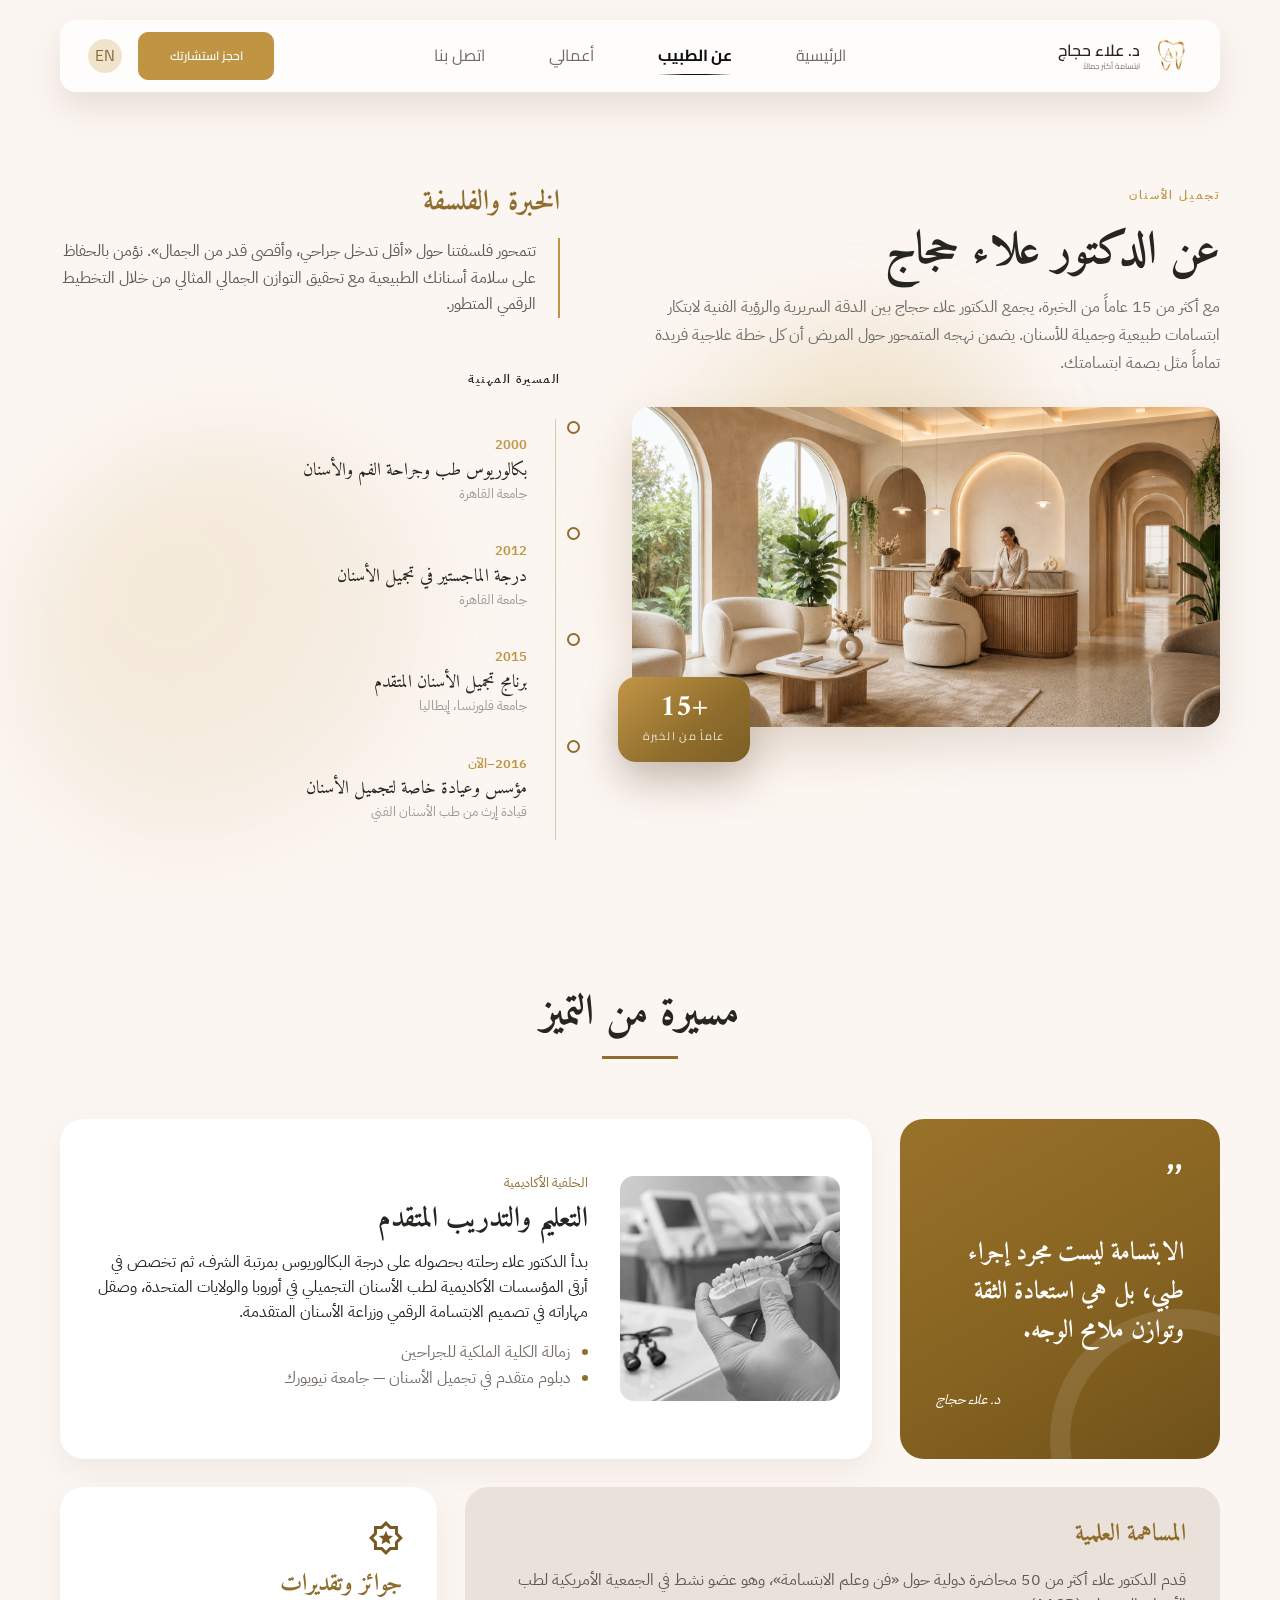
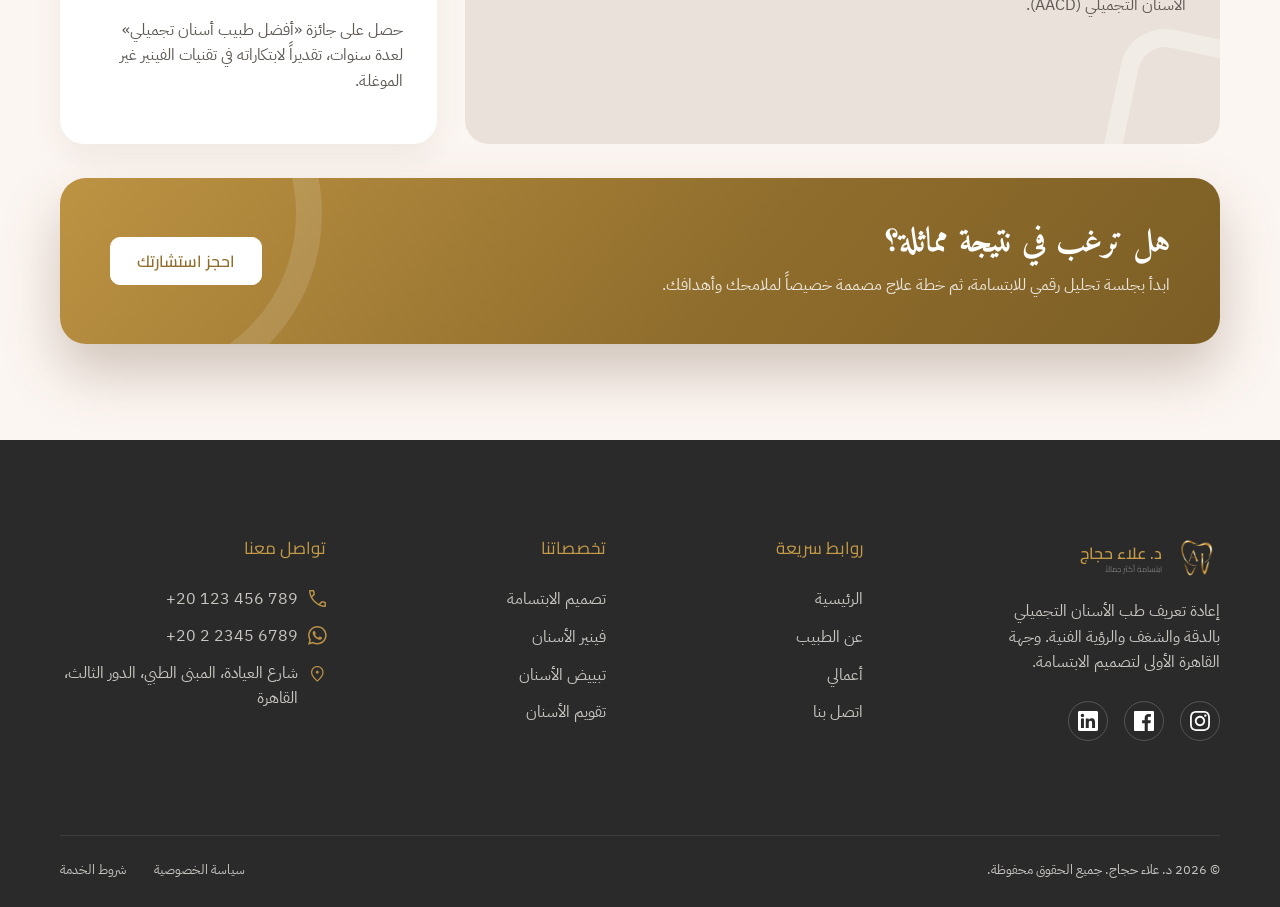
<file: about.html>
<!doctype html>
<html lang="ar" dir="rtl">

<head>
  <meta charset="utf-8">
  <meta name="viewport" content="width=device-width,initial-scale=1">
  <title data-i18n="about.docTitle">د. علاء حجاج — عن الطبيب</title>
  <link rel="icon" href="assets/logo.svg" type="image/svg+xml">
  <link rel="stylesheet" href="css/fonts.css">
  <link rel="stylesheet" href="css/global.css">
  <link rel="stylesheet" href="css/refinements.css">
  <link rel="stylesheet" href="css/animations.css">
  <link rel="stylesheet" href="css/experience.css">
  <script src="js/i18n-data.js"></script>
  <script src="js/i18n.js"></script>
</head>

<body data-page="about">
  <div id="site-header"></div>

  <main id="main">
    <section class="about-intro section">
      <div class="container about-intro-grid">
        <div class="about-profile">
          <span class="eyebrow" data-anim data-i18n="about.eyebrow"></span>
          <h1 class="heading" data-anim data-i18n="about.h1"></h1>
          <p data-anim data-i18n="about.lead"></p>
          <!-- The photograph and the badge that hovers over its corner. -->
          <div class="about-clinic-frame" data-anim>
            <img class="about-clinic" src="assets/clinic-wide.jpg" alt=""
              data-i18n-attr="alt:about.clinicAlt" loading="lazy">
            <div class="about-badge">
              <b data-i18n="about.badgeYears"></b>
              <span data-i18n="about.badgeLabel"></span>
            </div>
          </div>
        </div>

        <div class="about-expertise">
          <h2 class="heading" data-anim data-i18n="about.expertiseTitle"></h2>
          <blockquote data-anim data-i18n="about.quote"></blockquote>
          <h3 data-anim data-i18n="about.journeyLabel"></h3>

          <div class="about-timeline">
            <article data-anim>
              <span class="timeline-dot"></span>
              <b data-i18n="about.t1.year"></b>
              <strong class="heading" data-i18n="about.t1.title"></strong>
              <small data-i18n="about.t1.place"></small>
            </article>
            <article data-anim>
              <span class="timeline-dot"></span>
              <b data-i18n="about.t2.year"></b>
              <strong class="heading" data-i18n="about.t2.title"></strong>
              <small data-i18n="about.t2.place"></small>
            </article>
            <article data-anim>
              <span class="timeline-dot"></span>
              <b data-i18n="about.t3.year"></b>
              <strong class="heading" data-i18n="about.t3.title"></strong>
              <small data-i18n="about.t3.place"></small>
            </article>
            <article data-anim>
              <span class="timeline-dot"></span>
              <b data-i18n="about.t4.year"></b>
              <strong class="heading" data-i18n="about.t4.title"></strong>
              <small data-i18n="about.t4.place"></small>
            </article>
          </div>
        </div>
      </div>
    </section>

    <section class="about-journey section">
      <div class="container">
        <h2 class="heading about-section-title" data-anim data-i18n="about.excellenceTitle"></h2>

        <div class="journey-feature">
          <blockquote class="doctor-quote" data-anim>
            <span aria-hidden="true">”</span>
            <strong data-i18n="about.doctorQuote"></strong>
            <small data-i18n="about.doctorName"></small>
          </blockquote>

          <article class="education-card" data-anim>
            <img src="assets/lab.jpg" alt="" data-i18n-attr="alt:about.eduAlt" loading="lazy">
            <div>
              <span data-i18n="about.eduLabel"></span>
              <h3 class="heading" data-i18n="about.eduTitle"></h3>
              <p data-i18n="about.eduBody"></p>
              <ul>
                <li data-i18n="about.eduItem1"></li>
                <li data-i18n="about.eduItem2"></li>
              </ul>
            </div>
          </article>
        </div>

        <div class="about-cards">
          <article class="contribution-card" data-anim>
            <h3 class="heading" data-i18n="about.contribTitle"></h3>
            <p data-i18n="about.contribBody"></p>
          </article>
          <article class="award-card" data-anim>
            <img class="award-icon" src="assets/icon-about.svg" alt="" aria-hidden="true">
            <h3 class="heading" data-i18n="about.awardTitle"></h3>
            <p data-i18n="about.awardBody"></p>
          </article>
        </div>

        <div class="cta-band about-cta" data-anim>
          <div>
            <h2 class="heading" data-i18n="details.ctaTitle"></h2>
            <p data-i18n="details.ctaBody"></p>
          </div>
          <a class="btn btn-glow" href="booking.html" data-i18n="details.ctaBtn"></a>
        </div>
      </div>
    </section>
  </main>

  <div id="site-footer"></div>

  <script src="js/icons.js"></script>
  <script src="js/layout.js"></script>
  <script src="js/nav.js"></script>
  <script src="js/forms.js"></script>
  <script src="js/slider.js"></script>
  <script src="js/portfolio-filter.js"></script>
  <script src="js/fields.js"></script>
  <script src="js/motion.js"></script>
  <script src="js/reveal.js"></script>
  <script src="js/scroll.js"></script>
</body>

</html>
</file>
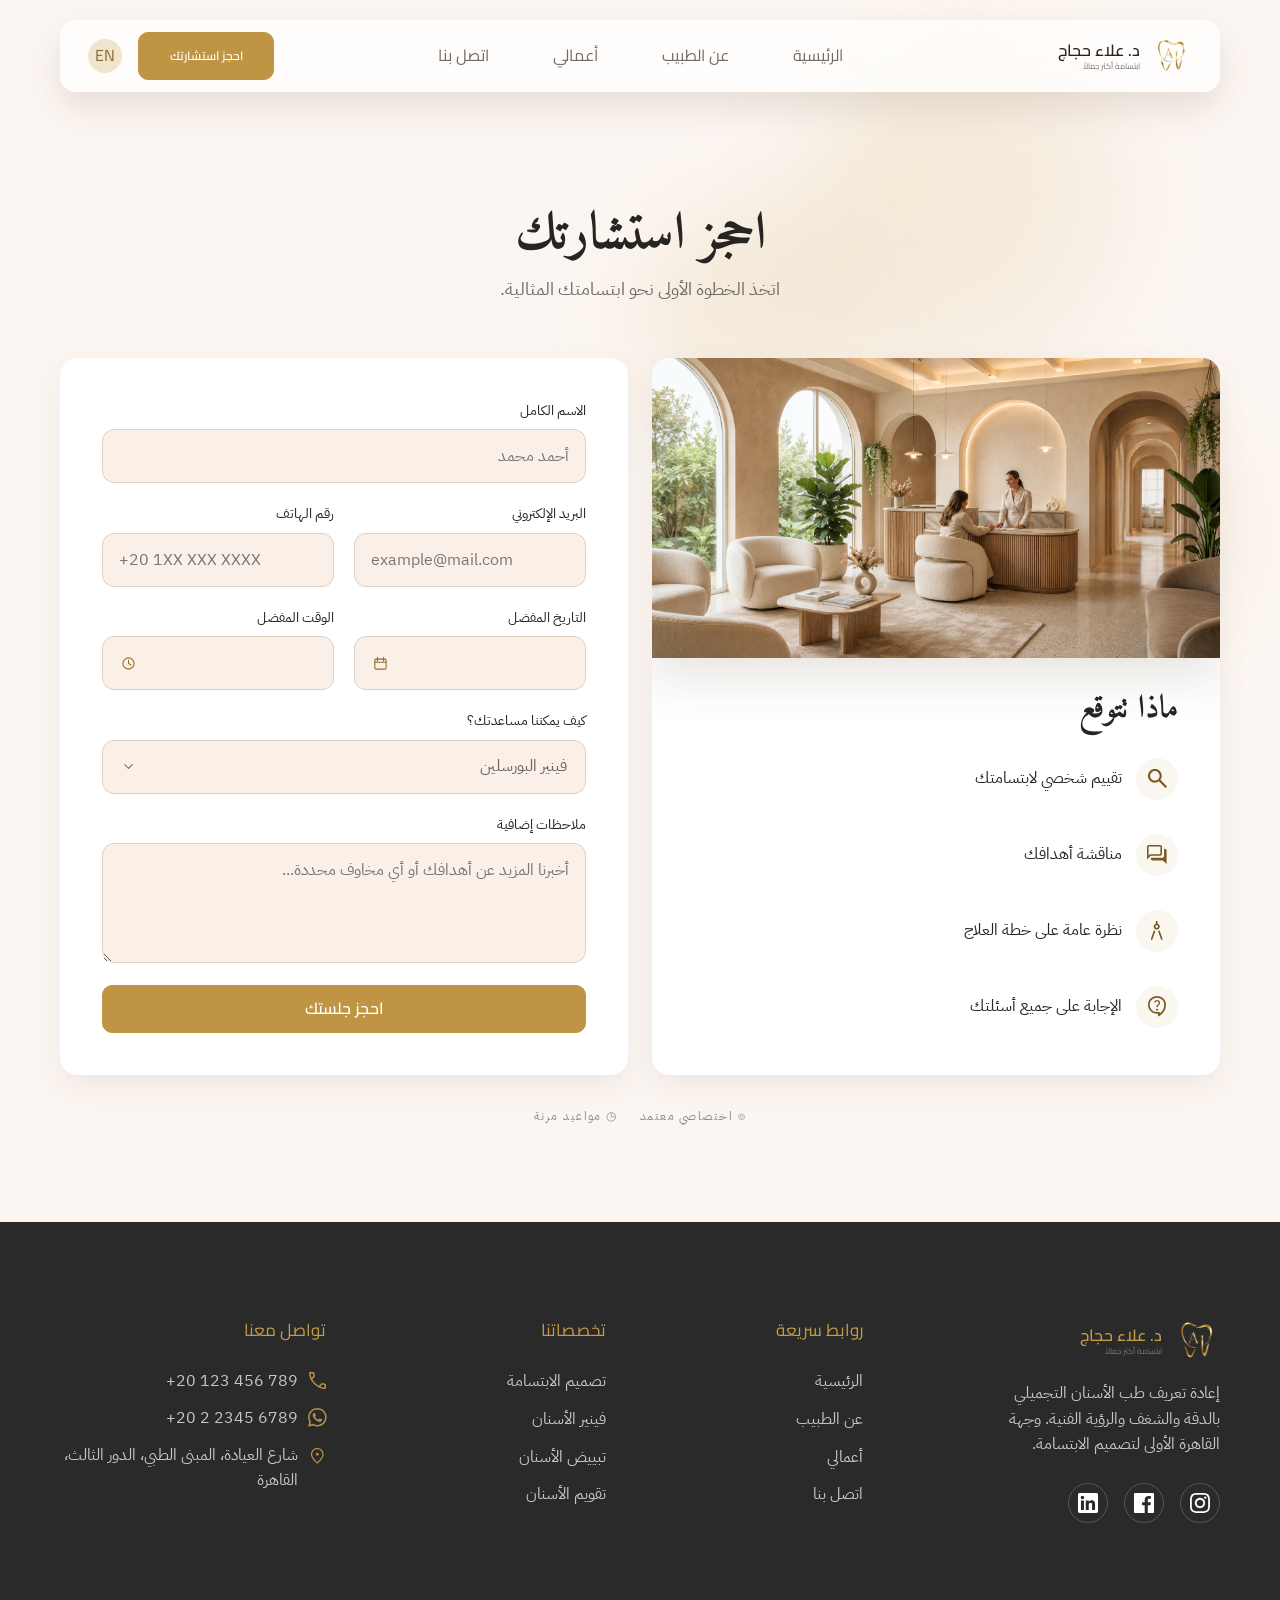
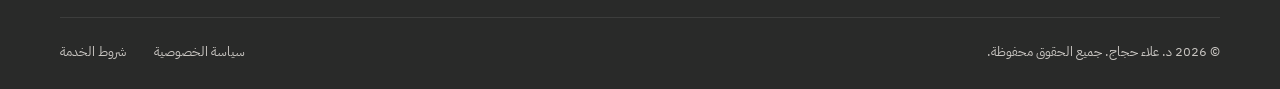
<file: booking.html>
<!doctype html>
<html lang="ar" dir="rtl">

<head>
  <meta charset="utf-8">
  <meta name="viewport" content="width=device-width,initial-scale=1">
  <title data-i18n="booking.docTitle">د. علاء حجاج — احجز استشارتك</title>
  <link rel="icon" href="assets/logo.svg" type="image/svg+xml">
  <link rel="stylesheet" href="css/fonts.css">
  <link rel="stylesheet" href="css/global.css">
  <link rel="stylesheet" href="css/refinements.css">
  <link rel="stylesheet" href="css/animations.css">
  <link rel="stylesheet" href="css/experience.css">
  <script src="js/i18n-data.js"></script>
  <script src="js/i18n.js"></script>
</head>

<body data-page="booking">
  <div id="site-header"></div>

  <main id="main">
    <section class="page-hero">
      <div class="container">
        <h1 class="heading" data-anim data-i18n="booking.h1"></h1>
        <p data-anim data-i18n="booking.lead"></p>
      </div>
    </section>

    <section class="section booking-section">
      <div class="container two-col booking-layout">
        <div>
          <!-- Photograph and "what to expect" are one card, matching the form
               panel opposite: same corner radius, shadow and padding rhythm. -->
          <div class="panel booking-intro" data-anim>
            <img class="clinic-photo" src="assets/clinic-wide.jpg" alt="" data-i18n-attr="alt:booking.clinicAlt">

            <div class="expect">
              <h2 class="heading" data-i18n="booking.expectTitle"></h2>
              <ul>
                <li>
                  <span class="icon-badge booking-icon">
                    <img class="booking-icon-assessment" src="assets/booking-assessment.svg" alt="" aria-hidden="true">
                  </span>
                  <span data-i18n="booking.expect1"></span>
                </li>
                <li>
                  <span class="icon-badge booking-icon">
                    <img class="booking-icon-goals" src="assets/booking-goals.svg" alt="" aria-hidden="true">
                  </span>
                  <span data-i18n="booking.expect2"></span>
                </li>
                <li>
                  <span class="icon-badge booking-icon">
                    <img class="booking-icon-plan" src="assets/booking-plan.svg" alt="" aria-hidden="true">
                  </span>
                  <span data-i18n="booking.expect3"></span>
                </li>
                <li>
                  <span class="icon-badge booking-icon">
                    <img class="booking-icon-questions" src="assets/booking-questions.svg" alt="" aria-hidden="true">
                  </span>
                  <span data-i18n="booking.expect4"></span>
                </li>
              </ul>
            </div>
          </div>
        </div>

        <div class="panel" data-anim>
          <form>
            <div class="form-grid">
              <div class="field full">
                <label for="booking-name" data-i18n="form.name"></label>
                <input id="booking-name" name="name" type="text" required autocomplete="name"
                  data-i18n-attr="placeholder:form.namePlaceholder">
              </div>
              <div class="field">
                <label for="booking-email" data-i18n="form.email"></label>
                <input id="booking-email" name="email" type="email" required autocomplete="email" dir="ltr"
                  data-i18n-attr="placeholder:form.emailPlaceholder">
              </div>
              <div class="field">
                <label for="booking-phone" data-i18n="form.phone"></label>
                <input id="booking-phone" name="phone" type="tel" required autocomplete="tel" dir="ltr"
                  data-i18n-attr="placeholder:form.phonePlaceholder">
              </div>
              <div class="field">
                <label for="booking-date" data-i18n="form.date"></label>
                <input id="booking-date" name="date" type="date">
              </div>
              <div class="field">
                <label for="booking-time" data-i18n="form.time"></label>
                <input id="booking-time" name="time" type="time">
              </div>
              <div class="field full">
                <label for="booking-service" data-i18n="form.help"></label>
                <select id="booking-service" name="service">
                  <option value="veneers" data-i18n="form.optVeneers"></option>
                  <option value="whitening" data-i18n="form.optWhitening"></option>
                  <option value="smile-design" data-i18n="form.optSmileDesign"></option>
                  <option value="inquiry" data-i18n="form.optInquiry"></option>
                </select>
              </div>
              <div class="field full">
                <label for="booking-notes" data-i18n="form.notes"></label>
                <textarea id="booking-notes" name="notes"
                  data-i18n-attr="placeholder:form.notesPlaceholder"></textarea>
              </div>
            </div>
            <button class="btn btn-primary form-submit" type="submit" data-i18n="booking.submit"></button>
          </form>
        </div>
      </div>

      <!-- Below both frames, not inside one of them, so the two cards are the
           only things in the row and finish on the same line. -->
      <div class="container trust-row" data-anim>
        <span><span aria-hidden="true">⌾</span> <span data-i18n="booking.trust1"></span></span>
        <span><span aria-hidden="true">◷</span> <span data-i18n="booking.trust2"></span></span>
      </div>
    </section>
  </main>

  <div id="site-footer"></div>

  <script src="js/icons.js"></script>
  <script src="js/layout.js"></script>
  <script src="js/nav.js"></script>
  <script src="js/forms.js"></script>
  <script src="js/slider.js"></script>
  <script src="js/portfolio-filter.js"></script>
  <script src="js/fields.js"></script>
  <script src="js/motion.js"></script>
  <script src="js/reveal.js"></script>
  <script src="js/scroll.js"></script>
</body>

</html>
</file>
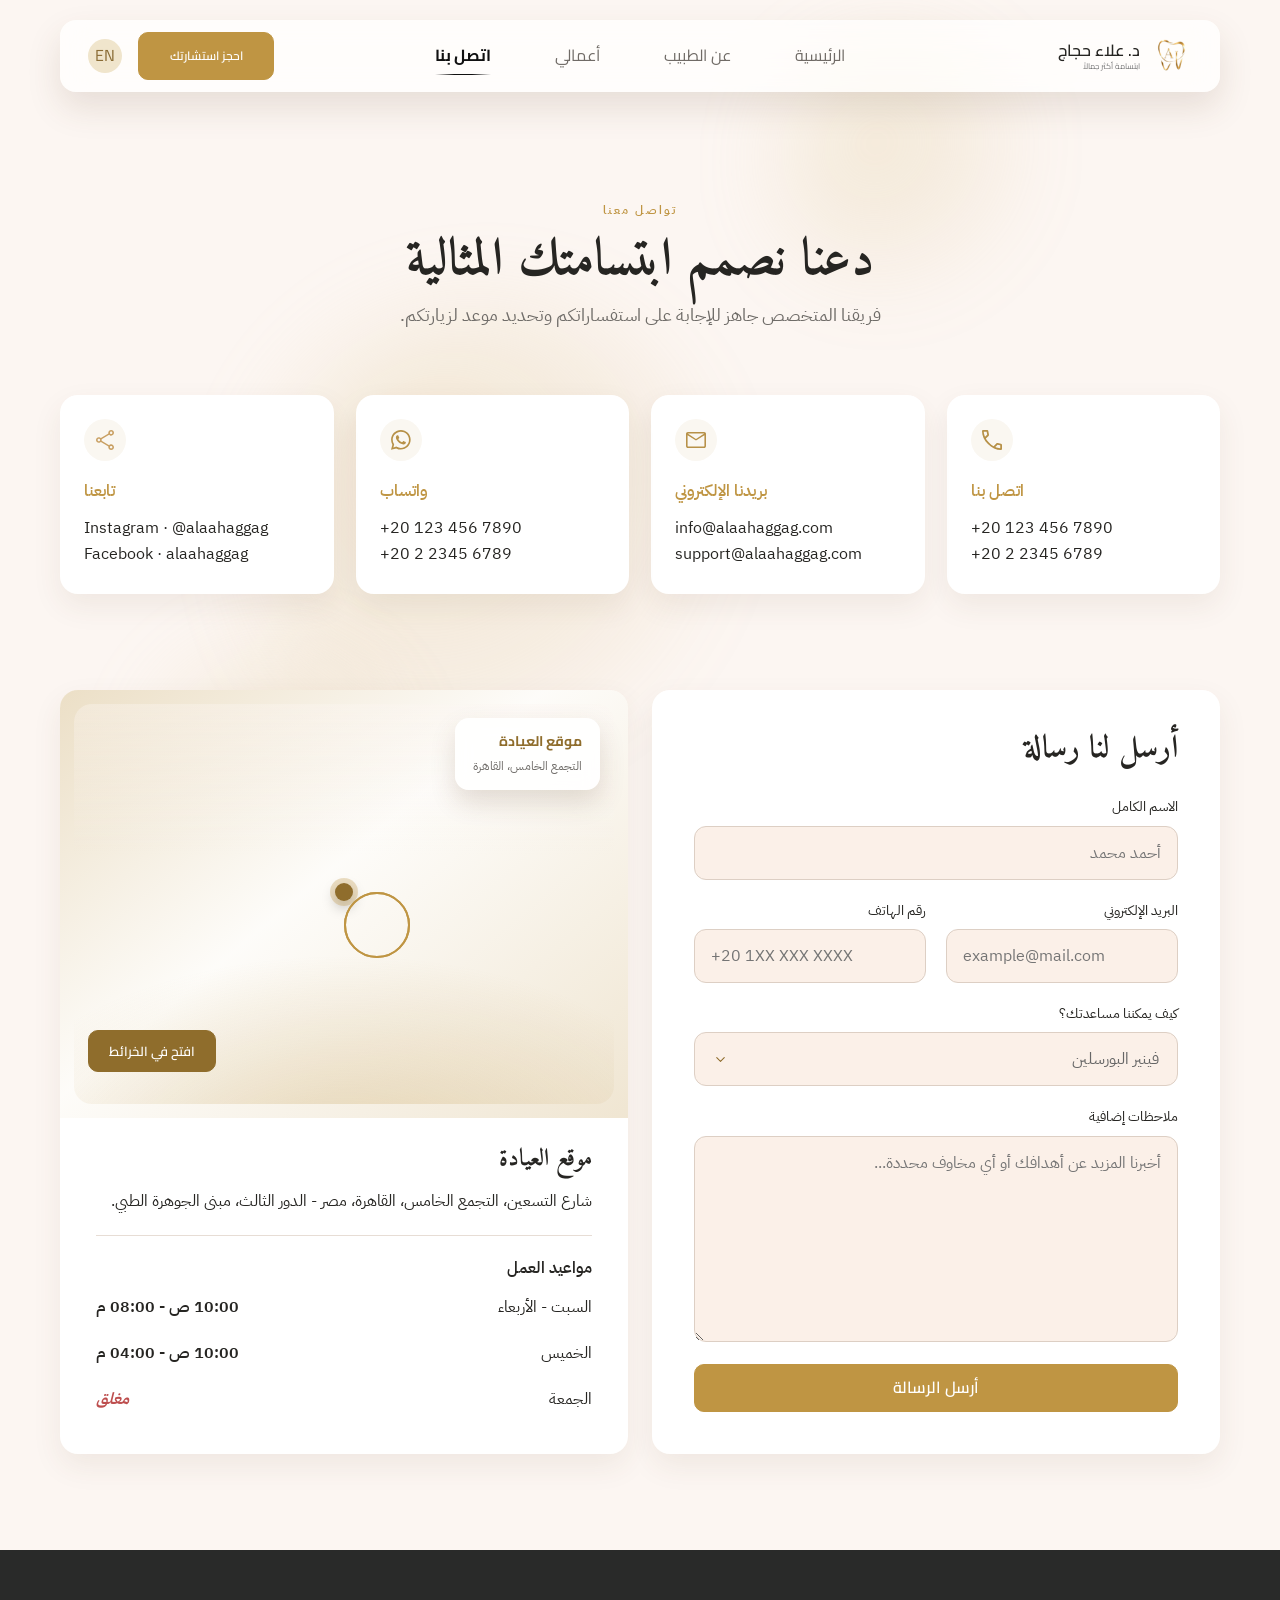
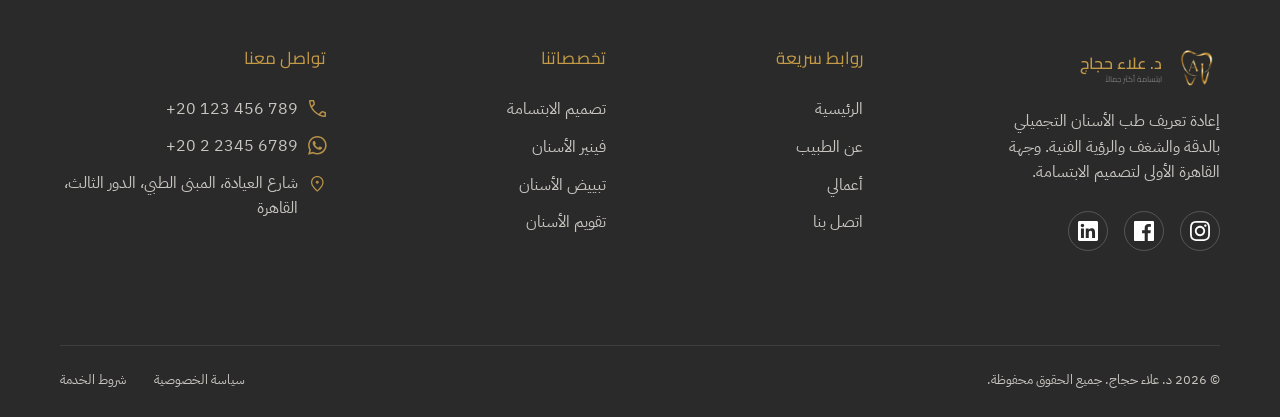
<file: contact.html>
<!doctype html>
<html lang="ar" dir="rtl">

<head>
  <meta charset="utf-8">
  <meta name="viewport" content="width=device-width,initial-scale=1">
  <title data-i18n="contact.docTitle">د. علاء حجاج — اتصل بنا</title>
  <link rel="icon" href="assets/logo.svg" type="image/svg+xml">
  <link rel="stylesheet" href="css/fonts.css">
  <link rel="stylesheet" href="css/global.css">
  <link rel="stylesheet" href="css/refinements.css">
  <link rel="stylesheet" href="css/animations.css">
  <link rel="stylesheet" href="css/experience.css">
  <script src="js/i18n-data.js"></script>
  <script src="js/i18n.js"></script>
</head>

<body data-page="contact">
  <div id="site-header"></div>

  <main id="main">
    <section class="page-hero">
      <div class="container">
        <span class="eyebrow" data-anim data-i18n="contact.eyebrow"></span>
        <h1 class="heading" data-anim data-i18n="contact.h1"></h1>
        <p data-anim data-i18n="contact.lead"></p>
      </div>
    </section>

    <section>
      <!-- Phone numbers, emails and handles carry dir="ltr" so they read
           left-to-right even when the surrounding text is Arabic. -->
      <div class="container contact-cards">
        <article class="contact-card" data-anim>
          <span class="icon-badge contact-card-icon">
            <img class="ui-icon" src="assets/contact-phone.svg" alt="" aria-hidden="true">
          </span>
          <strong data-i18n="contact.callTitle"></strong>
          <p>
            <a href="tel:+201234567890" dir="ltr">+20 123 456 7890</a><br>
            <a href="tel:+20223456789" dir="ltr">+20 2 2345 6789</a>
          </p>
        </article>

        <article class="contact-card" data-anim>
          <span class="icon-badge contact-card-icon">
            <img class="ui-icon" src="assets/contact-email.svg" alt="" aria-hidden="true">
          </span>
          <strong data-i18n="contact.emailTitle"></strong>
          <p>
            <a href="mailto:info@alaahaggag.com" dir="ltr">info@alaahaggag.com</a><br>
            <a href="mailto:support@alaahaggag.com" dir="ltr">support@alaahaggag.com</a>
          </p>
        </article>

        <article class="contact-card" data-anim>
          <span class="icon-badge contact-card-icon">
            <img class="ui-icon" src="assets/contact-whatsapp.svg" alt="" aria-hidden="true">
          </span>
          <strong data-i18n="contact.whatsappTitle"></strong>
          <p>
            <a href="https://wa.me/201234567890" target="_blank" rel="noopener noreferrer" dir="ltr">
              +20 123 456 7890</a><br>
            <a href="https://wa.me/20223456789" target="_blank" rel="noopener noreferrer" dir="ltr">
              +20 2 2345 6789</a>
          </p>
        </article>

        <article class="contact-card" data-anim>
          <span class="icon-badge contact-card-icon">
            <img class="ui-icon" src="assets/contact-social.svg" alt="" aria-hidden="true">
          </span>
          <strong data-i18n="contact.socialTitle"></strong>
          <p>
            <a href="https://instagram.com/alaahaggag" target="_blank" rel="noopener noreferrer" dir="ltr">
              Instagram · @alaahaggag</a><br>
            <a href="https://facebook.com/alaahaggag" target="_blank" rel="noopener noreferrer" dir="ltr">
              Facebook · alaahaggag</a>
          </p>
        </article>
      </div>
    </section>

    <!-- The form and the map get a fixed, matched pair of directions rather
         than the randomised effect the rest of the site uses: they read as one
         unit, so they should arrive as one. -->
    <section class="section">
      <div class="container two-col">
        <div class="panel" data-anim="start">
          <h2 class="heading" data-i18n="contact.formTitle"></h2>

          <form>
            <div class="form-grid">
              <div class="field full">
                <label for="contact-name" data-i18n="form.name"></label>
                <input id="contact-name" name="name" type="text" required autocomplete="name"
                  data-i18n-attr="placeholder:form.namePlaceholder">
              </div>
              <div class="field">
                <label for="contact-email" data-i18n="form.email"></label>
                <input id="contact-email" name="email" type="email" required autocomplete="email" dir="ltr"
                  data-i18n-attr="placeholder:form.emailPlaceholder">
              </div>
              <div class="field">
                <label for="contact-phone" data-i18n="form.phone"></label>
                <input id="contact-phone" name="phone" type="tel" required autocomplete="tel" dir="ltr"
                  data-i18n-attr="placeholder:form.phonePlaceholder">
              </div>
              <div class="field full">
                <label for="contact-service" data-i18n="form.help"></label>
                <select id="contact-service" name="service">
                  <option value="veneers" data-i18n="form.optVeneers"></option>
                  <option value="whitening" data-i18n="form.optWhitening"></option>
                  <option value="smile-design" data-i18n="form.optSmileDesign"></option>
                  <option value="inquiry" data-i18n="form.optInquiry"></option>
                </select>
              </div>
              <div class="field full">
                <label for="contact-notes" data-i18n="form.notes"></label>
                <textarea id="contact-notes" name="notes"
                  data-i18n-attr="placeholder:form.notesPlaceholder"></textarea>
              </div>
            </div>
            <button class="btn btn-primary form-submit" type="submit" data-i18n="contact.submit"></button>
          </form>
        </div>

        <div class="panel map-card" data-anim="end">
          <!-- Everything layered over the map is decoration and carries
               pointer-events:none, so the map itself stays draggable. -->
          <div class="map-frame">
            <iframe class="map-embed" loading="lazy" data-i18n-attr="title:contact.mapFrame"
              title="Clinic location"
              src="https://www.openstreetmap.org/export/embed.html?bbox=31.22%2C30.02%2C31.28%2C30.07&amp;layer=mapnik"></iframe>

            <div class="map-veil" aria-hidden="true"></div>
            <span class="map-pin" aria-hidden="true"></span>

            <div class="map-chip" aria-hidden="true">
              <strong data-i18n="contact.mapTitle"></strong>
              <span data-i18n="contact.mapChip"></span>
            </div>

            <a class="btn btn-dark map-open" target="_blank" rel="noopener noreferrer"
              href="https://www.openstreetmap.org/?mlat=30.045&amp;mlon=31.25#map=14/30.045/31.25"
              data-i18n="contact.mapOpen"></a>
          </div>

          <div class="location-info">
            <h3 class="heading" data-i18n="contact.mapTitle"></h3>
            <p data-i18n="contact.address"></p>

            <div class="hours">
              <strong data-i18n="contact.hoursTitle"></strong>
              <div class="hour-row">
                <span data-i18n="contact.days1"></span>
                <b data-i18n="contact.hours1"></b>
              </div>
              <div class="hour-row">
                <span data-i18n="contact.days2"></span>
                <b data-i18n="contact.hours2"></b>
              </div>
              <div class="hour-row">
                <span data-i18n="contact.days3"></span>
                <b class="closed" data-i18n="contact.closed"></b>
              </div>
            </div>
          </div>
        </div>
      </div>
    </section>
  </main>

  <div id="site-footer"></div>

  <script src="js/icons.js"></script>
  <script src="js/layout.js"></script>
  <script src="js/nav.js"></script>
  <script src="js/forms.js"></script>
  <script src="js/slider.js"></script>
  <script src="js/portfolio-filter.js"></script>
  <script src="js/fields.js"></script>
  <script src="js/motion.js"></script>
  <script src="js/reveal.js"></script>
  <script src="js/scroll.js"></script>
</body>

</html>
</file>
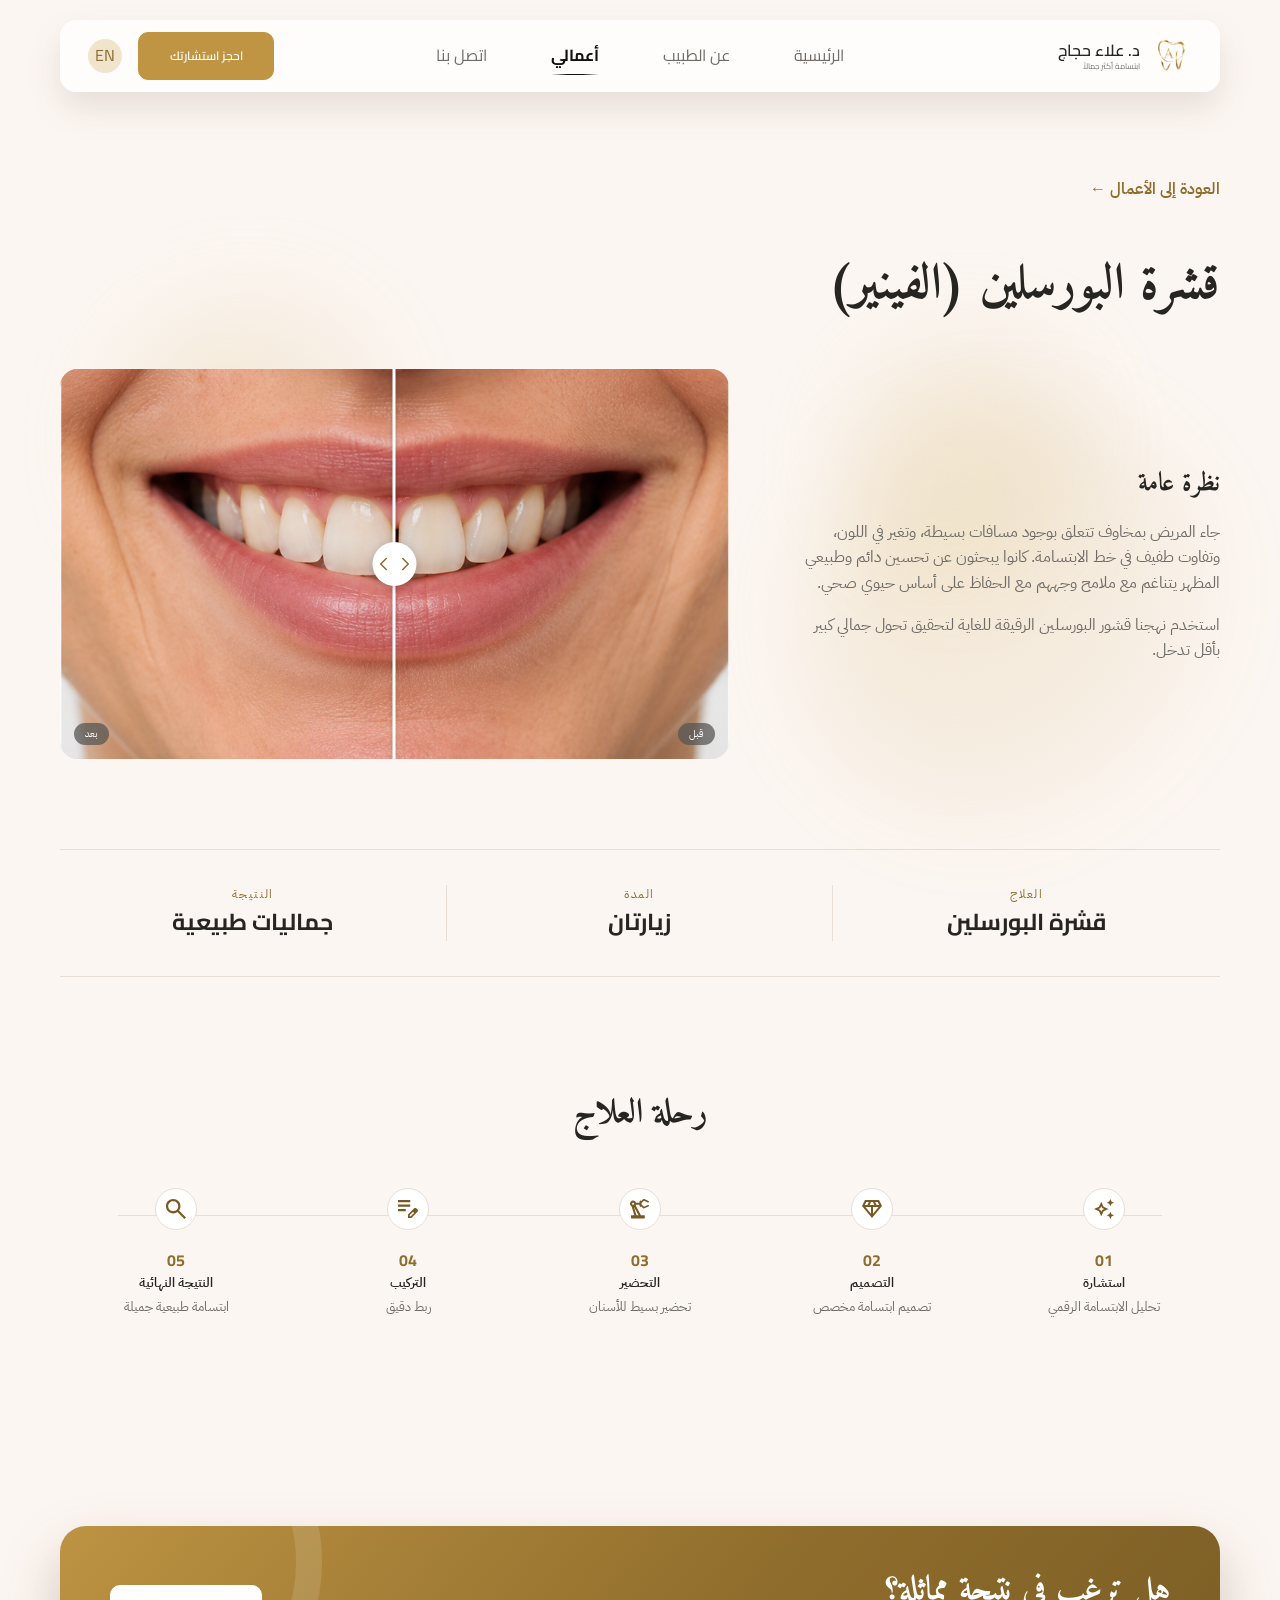
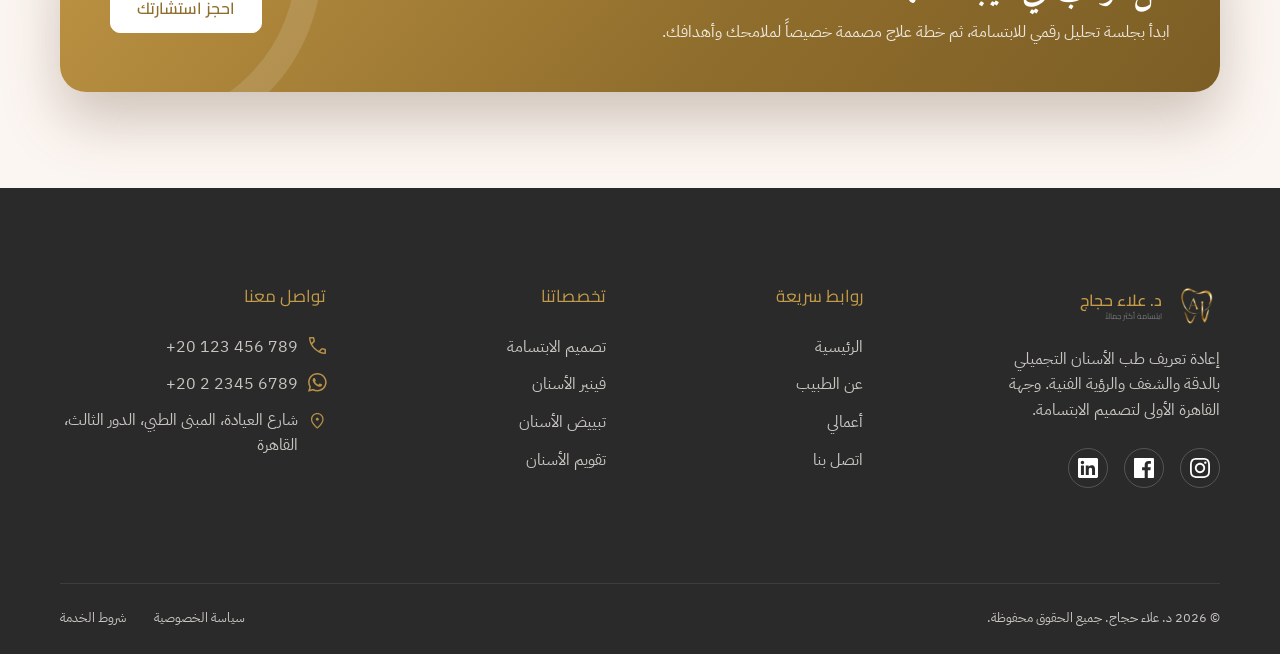
<file: details.html>
<!doctype html>
<html lang="ar" dir="rtl">

<head>
  <meta charset="utf-8">
  <meta name="viewport" content="width=device-width,initial-scale=1">
  <title data-i18n="details.docTitle">د. علاء حجاج — تفاصيل الحالة</title>
  <link rel="icon" href="assets/logo.svg" type="image/svg+xml">
  <link rel="stylesheet" href="css/fonts.css">
  <link rel="stylesheet" href="css/global.css">
  <link rel="stylesheet" href="css/refinements.css">
  <link rel="stylesheet" href="css/animations.css">
  <link rel="stylesheet" href="css/experience.css">
  <script src="js/i18n-data.js"></script>
  <script src="js/i18n.js"></script>
</head>

<body data-page="details">
  <div id="site-header"></div>

  <main id="main">
    <section class="details">
      <div class="container">
        <a class="back" href="works.html" data-anim data-i18n="details.back"></a>
        <h1 class="heading" data-anim data-i18n="details.h1"></h1>

        <div class="overview">
          <article data-anim>
            <h2 class="heading" data-i18n="details.overviewTitle"></h2>
            <p data-i18n="details.overview1"></p>
            <p data-i18n="details.overview2"></p>
          </article>

          <div class="compare" style="--position:50%" data-compare data-anim>
            <img class="compare-before" src="assets/detail-before.jpg" alt=""
              data-i18n-attr="alt:details.altBefore">
            <div class="compare-after-wrap">
              <img class="compare-after" src="assets/detail-after.jpg" alt=""
                data-i18n-attr="alt:details.altAfter">
            </div>
            <span class="before" data-i18n="compare.before"></span>
            <span class="after" data-i18n="compare.after"></span>
            <button class="compare-handle" type="button" role="slider" aria-valuemin="0" aria-valuemax="100"
              aria-valuenow="50" aria-orientation="horizontal" data-i18n-attr="aria-label:compare.aria">
              <span class="compare-grip" aria-hidden="true">
                <span class="compare-step" data-step="after">
                  <svg class="ui-icon" focusable="false"><use href="#icon-chevron-start"></use></svg>
                </span>
                <span class="compare-step" data-step="before">
                  <svg class="ui-icon" focusable="false"><use href="#icon-chevron-end"></use></svg>
                </span>
              </span>
            </button>
          </div>
        </div>

        <div class="stats">
          <div class="stat" data-anim>
            <span data-i18n="details.stat1Label"></span>
            <strong data-i18n="details.stat1Value"></strong>
          </div>
          <div class="stat" data-anim>
            <span data-i18n="details.stat2Label"></span>
            <strong data-i18n="details.stat2Value"></strong>
          </div>
          <div class="stat" data-anim>
            <span data-i18n="details.stat3Label"></span>
            <strong data-i18n="details.stat3Value"></strong>
          </div>
        </div>

        <div class="journey">
          <h2 class="heading" data-anim data-i18n="details.journeyTitle"></h2>
          <div class="steps">
            <div class="step" data-anim>
              <span class="icon-badge"><img src="assets/step-consultation.svg" alt="" aria-hidden="true"></span>
              <b>01</b>
              <strong data-i18n="step.1.title"></strong>
              <span data-i18n="step.1.body"></span>
            </div>
            <div class="step" data-anim>
              <span class="icon-badge"><img src="assets/step-design.svg" alt="" aria-hidden="true"></span>
              <b>02</b>
              <strong data-i18n="step.2.title"></strong>
              <span data-i18n="step.2.body"></span>
            </div>
            <div class="step" data-anim>
              <span class="icon-badge"><img src="assets/step-preparation.svg" alt="" aria-hidden="true"></span>
              <b>03</b>
              <strong data-i18n="step.3.title"></strong>
              <span data-i18n="step.3.body"></span>
            </div>
            <div class="step" data-anim>
              <span class="icon-badge"><img src="assets/step-placement.svg" alt="" aria-hidden="true"></span>
              <b>04</b>
              <strong data-i18n="step.4.title"></strong>
              <span data-i18n="step.4.body"></span>
            </div>
            <div class="step" data-anim>
              <span class="icon-badge"><img src="assets/step-result.svg" alt="" aria-hidden="true"></span>
              <b>05</b>
              <strong data-i18n="step.5.title"></strong>
              <span data-i18n="step.5.body"></span>
            </div>
          </div>
        </div>
      </div>
    </section>

    <section class="details-cta">
      <div class="container cta-band" data-anim>
        <div>
          <h2 class="heading" data-i18n="details.ctaTitle"></h2>
          <p data-i18n="details.ctaBody"></p>
        </div>
        <a class="btn btn-glow" href="booking.html" data-i18n="details.ctaBtn"></a>
      </div>
    </section>
  </main>

  <div id="site-footer"></div>

  <script src="js/icons.js"></script>
  <script src="js/layout.js"></script>
  <script src="js/nav.js"></script>
  <script src="js/forms.js"></script>
  <script src="js/slider.js"></script>
  <script src="js/portfolio-filter.js"></script>
  <script src="js/fields.js"></script>
  <script src="js/motion.js"></script>
  <script src="js/reveal.js"></script>
  <script src="js/scroll.js"></script>
</body>

</html>
</file>
<file: css/fonts.css>
﻿/* Self-hosted webfonts. Generated from Google Fonts, subset to arabic + latin + latin-ext.
   All five families are SIL Open Font License 1.1 - see assets/fonts/LICENSES/.
   No network request is made to fonts.googleapis.com or fonts.gstatic.com. */

/* ---- Amiri ---- */
@font-face {
  font-family: 'Amiri';
  font-style: normal;
  font-weight: 400;
  font-display: swap;
  src: url('../assets/fonts/amiri-400-arabic.woff2') format('woff2');
  unicode-range: U+0600-06FF, U+0750-077F, U+0870-088E, U+0890-0891, U+0897-08E1, U+08E3-08FF, U+200C-200E, U+2010-2011, U+204F, U+2E41, U+FB50-FDFF, U+FE70-FE74, U+FE76-FEFC, U+102E0-102FB, U+10E60-10E7E, U+10EC2-10EC4, U+10EFC-10EFF, U+1EE00-1EE03, U+1EE05-1EE1F, U+1EE21-1EE22, U+1EE24, U+1EE27, U+1EE29-1EE32, U+1EE34-1EE37, U+1EE39, U+1EE3B, U+1EE42, U+1EE47, U+1EE49, U+1EE4B, U+1EE4D-1EE4F, U+1EE51-1EE52, U+1EE54, U+1EE57, U+1EE59, U+1EE5B, U+1EE5D, U+1EE5F, U+1EE61-1EE62, U+1EE64, U+1EE67-1EE6A, U+1EE6C-1EE72, U+1EE74-1EE77, U+1EE79-1EE7C, U+1EE7E, U+1EE80-1EE89, U+1EE8B-1EE9B, U+1EEA1-1EEA3, U+1EEA5-1EEA9, U+1EEAB-1EEBB, U+1EEF0-1EEF1;
}
@font-face {
  font-family: 'Amiri';
  font-style: normal;
  font-weight: 400;
  font-display: swap;
  src: url('../assets/fonts/amiri-400-latin.woff2') format('woff2');
  unicode-range: U+0000-00FF, U+0131, U+0152-0153, U+02BB-02BC, U+02C6, U+02DA, U+02DC, U+0304, U+0308, U+0329, U+2000-206F, U+20AC, U+2122, U+2191, U+2193, U+2212, U+2215, U+FEFF, U+FFFD;
}
@font-face {
  font-family: 'Amiri';
  font-style: normal;
  font-weight: 400;
  font-display: swap;
  src: url('../assets/fonts/amiri-400-latin-ext.woff2') format('woff2');
  unicode-range: U+0100-02BA, U+02BD-02C5, U+02C7-02CC, U+02CE-02D7, U+02DD-02FF, U+0304, U+0308, U+0329, U+1D00-1DBF, U+1E00-1E9F, U+1EF2-1EFF, U+2020, U+20A0-20AB, U+20AD-20C0, U+2113, U+2C60-2C7F, U+A720-A7FF;
}
@font-face {
  font-family: 'Amiri';
  font-style: normal;
  font-weight: 700;
  font-display: swap;
  src: url('../assets/fonts/amiri-700-arabic.woff2') format('woff2');
  unicode-range: U+0600-06FF, U+0750-077F, U+0870-088E, U+0890-0891, U+0897-08E1, U+08E3-08FF, U+200C-200E, U+2010-2011, U+204F, U+2E41, U+FB50-FDFF, U+FE70-FE74, U+FE76-FEFC, U+102E0-102FB, U+10E60-10E7E, U+10EC2-10EC4, U+10EFC-10EFF, U+1EE00-1EE03, U+1EE05-1EE1F, U+1EE21-1EE22, U+1EE24, U+1EE27, U+1EE29-1EE32, U+1EE34-1EE37, U+1EE39, U+1EE3B, U+1EE42, U+1EE47, U+1EE49, U+1EE4B, U+1EE4D-1EE4F, U+1EE51-1EE52, U+1EE54, U+1EE57, U+1EE59, U+1EE5B, U+1EE5D, U+1EE5F, U+1EE61-1EE62, U+1EE64, U+1EE67-1EE6A, U+1EE6C-1EE72, U+1EE74-1EE77, U+1EE79-1EE7C, U+1EE7E, U+1EE80-1EE89, U+1EE8B-1EE9B, U+1EEA1-1EEA3, U+1EEA5-1EEA9, U+1EEAB-1EEBB, U+1EEF0-1EEF1;
}
@font-face {
  font-family: 'Amiri';
  font-style: normal;
  font-weight: 700;
  font-display: swap;
  src: url('../assets/fonts/amiri-700-latin.woff2') format('woff2');
  unicode-range: U+0000-00FF, U+0131, U+0152-0153, U+02BB-02BC, U+02C6, U+02DA, U+02DC, U+0304, U+0308, U+0329, U+2000-206F, U+20AC, U+2122, U+2191, U+2193, U+2212, U+2215, U+FEFF, U+FFFD;
}
@font-face {
  font-family: 'Amiri';
  font-style: normal;
  font-weight: 700;
  font-display: swap;
  src: url('../assets/fonts/amiri-700-latin-ext.woff2') format('woff2');
  unicode-range: U+0100-02BA, U+02BD-02C5, U+02C7-02CC, U+02CE-02D7, U+02DD-02FF, U+0304, U+0308, U+0329, U+1D00-1DBF, U+1E00-1E9F, U+1EF2-1EFF, U+2020, U+20A0-20AB, U+20AD-20C0, U+2113, U+2C60-2C7F, U+A720-A7FF;
}

/* ---- Cairo ---- */
@font-face {
  font-family: 'Cairo';
  font-style: normal;
  font-weight: 200 1000;
  font-display: swap;
  src: url('../assets/fonts/cairo-arabic.woff2') format('woff2');
  unicode-range: U+0600-06FF, U+0750-077F, U+0870-088E, U+0890-0891, U+0897-08E1, U+08E3-08FF, U+200C-200E, U+2010-2011, U+204F, U+2E41, U+FB50-FDFF, U+FE70-FE74, U+FE76-FEFC, U+102E0-102FB, U+10E60-10E7E, U+10EC2-10EC4, U+10EFC-10EFF, U+1EE00-1EE03, U+1EE05-1EE1F, U+1EE21-1EE22, U+1EE24, U+1EE27, U+1EE29-1EE32, U+1EE34-1EE37, U+1EE39, U+1EE3B, U+1EE42, U+1EE47, U+1EE49, U+1EE4B, U+1EE4D-1EE4F, U+1EE51-1EE52, U+1EE54, U+1EE57, U+1EE59, U+1EE5B, U+1EE5D, U+1EE5F, U+1EE61-1EE62, U+1EE64, U+1EE67-1EE6A, U+1EE6C-1EE72, U+1EE74-1EE77, U+1EE79-1EE7C, U+1EE7E, U+1EE80-1EE89, U+1EE8B-1EE9B, U+1EEA1-1EEA3, U+1EEA5-1EEA9, U+1EEAB-1EEBB, U+1EEF0-1EEF1;
}
@font-face {
  font-family: 'Cairo';
  font-style: normal;
  font-weight: 200 1000;
  font-display: swap;
  src: url('../assets/fonts/cairo-latin.woff2') format('woff2');
  unicode-range: U+0000-00FF, U+0131, U+0152-0153, U+02BB-02BC, U+02C6, U+02DA, U+02DC, U+0304, U+0308, U+0329, U+2000-206F, U+20AC, U+2122, U+2191, U+2193, U+2212, U+2215, U+FEFF, U+FFFD;
}
@font-face {
  font-family: 'Cairo';
  font-style: normal;
  font-weight: 200 1000;
  font-display: swap;
  src: url('../assets/fonts/cairo-latin-ext.woff2') format('woff2');
  unicode-range: U+0100-02BA, U+02BD-02C5, U+02C7-02CC, U+02CE-02D7, U+02DD-02FF, U+0304, U+0308, U+0329, U+1D00-1DBF, U+1E00-1E9F, U+1EF2-1EFF, U+2020, U+20A0-20AB, U+20AD-20C0, U+2113, U+2C60-2C7F, U+A720-A7FF;
}

/* ---- IBM Plex Sans Arabic ---- */
@font-face {
  font-family: 'IBM Plex Sans Arabic';
  font-style: normal;
  font-weight: 300;
  font-display: swap;
  src: url('../assets/fonts/ibm-plex-sans-arabic-300-arabic.woff2') format('woff2');
  unicode-range: U+0600-06FF, U+0750-077F, U+0870-088E, U+0890-0891, U+0897-08E1, U+08E3-08FF, U+200C-200E, U+2010-2011, U+204F, U+2E41, U+FB50-FDFF, U+FE70-FE74, U+FE76-FEFC, U+102E0-102FB, U+10E60-10E7E, U+10EC2-10EC4, U+10EFC-10EFF, U+1EE00-1EE03, U+1EE05-1EE1F, U+1EE21-1EE22, U+1EE24, U+1EE27, U+1EE29-1EE32, U+1EE34-1EE37, U+1EE39, U+1EE3B, U+1EE42, U+1EE47, U+1EE49, U+1EE4B, U+1EE4D-1EE4F, U+1EE51-1EE52, U+1EE54, U+1EE57, U+1EE59, U+1EE5B, U+1EE5D, U+1EE5F, U+1EE61-1EE62, U+1EE64, U+1EE67-1EE6A, U+1EE6C-1EE72, U+1EE74-1EE77, U+1EE79-1EE7C, U+1EE7E, U+1EE80-1EE89, U+1EE8B-1EE9B, U+1EEA1-1EEA3, U+1EEA5-1EEA9, U+1EEAB-1EEBB, U+1EEF0-1EEF1;
}
@font-face {
  font-family: 'IBM Plex Sans Arabic';
  font-style: normal;
  font-weight: 300;
  font-display: swap;
  src: url('../assets/fonts/ibm-plex-sans-arabic-300-latin.woff2') format('woff2');
  unicode-range: U+0000-00FF, U+0131, U+0152-0153, U+02BB-02BC, U+02C6, U+02DA, U+02DC, U+0304, U+0308, U+0329, U+2000-206F, U+20AC, U+2122, U+2191, U+2193, U+2212, U+2215, U+FEFF, U+FFFD;
}
@font-face {
  font-family: 'IBM Plex Sans Arabic';
  font-style: normal;
  font-weight: 300;
  font-display: swap;
  src: url('../assets/fonts/ibm-plex-sans-arabic-300-latin-ext.woff2') format('woff2');
  unicode-range: U+0100-02BA, U+02BD-02C5, U+02C7-02CC, U+02CE-02D7, U+02DD-02FF, U+0304, U+0308, U+0329, U+1D00-1DBF, U+1E00-1E9F, U+1EF2-1EFF, U+2020, U+20A0-20AB, U+20AD-20C0, U+2113, U+2C60-2C7F, U+A720-A7FF;
}
@font-face {
  font-family: 'IBM Plex Sans Arabic';
  font-style: normal;
  font-weight: 400;
  font-display: swap;
  src: url('../assets/fonts/ibm-plex-sans-arabic-400-arabic.woff2') format('woff2');
  unicode-range: U+0600-06FF, U+0750-077F, U+0870-088E, U+0890-0891, U+0897-08E1, U+08E3-08FF, U+200C-200E, U+2010-2011, U+204F, U+2E41, U+FB50-FDFF, U+FE70-FE74, U+FE76-FEFC, U+102E0-102FB, U+10E60-10E7E, U+10EC2-10EC4, U+10EFC-10EFF, U+1EE00-1EE03, U+1EE05-1EE1F, U+1EE21-1EE22, U+1EE24, U+1EE27, U+1EE29-1EE32, U+1EE34-1EE37, U+1EE39, U+1EE3B, U+1EE42, U+1EE47, U+1EE49, U+1EE4B, U+1EE4D-1EE4F, U+1EE51-1EE52, U+1EE54, U+1EE57, U+1EE59, U+1EE5B, U+1EE5D, U+1EE5F, U+1EE61-1EE62, U+1EE64, U+1EE67-1EE6A, U+1EE6C-1EE72, U+1EE74-1EE77, U+1EE79-1EE7C, U+1EE7E, U+1EE80-1EE89, U+1EE8B-1EE9B, U+1EEA1-1EEA3, U+1EEA5-1EEA9, U+1EEAB-1EEBB, U+1EEF0-1EEF1;
}
@font-face {
  font-family: 'IBM Plex Sans Arabic';
  font-style: normal;
  font-weight: 400;
  font-display: swap;
  src: url('../assets/fonts/ibm-plex-sans-arabic-400-latin.woff2') format('woff2');
  unicode-range: U+0000-00FF, U+0131, U+0152-0153, U+02BB-02BC, U+02C6, U+02DA, U+02DC, U+0304, U+0308, U+0329, U+2000-206F, U+20AC, U+2122, U+2191, U+2193, U+2212, U+2215, U+FEFF, U+FFFD;
}
@font-face {
  font-family: 'IBM Plex Sans Arabic';
  font-style: normal;
  font-weight: 400;
  font-display: swap;
  src: url('../assets/fonts/ibm-plex-sans-arabic-400-latin-ext.woff2') format('woff2');
  unicode-range: U+0100-02BA, U+02BD-02C5, U+02C7-02CC, U+02CE-02D7, U+02DD-02FF, U+0304, U+0308, U+0329, U+1D00-1DBF, U+1E00-1E9F, U+1EF2-1EFF, U+2020, U+20A0-20AB, U+20AD-20C0, U+2113, U+2C60-2C7F, U+A720-A7FF;
}
@font-face {
  font-family: 'IBM Plex Sans Arabic';
  font-style: normal;
  font-weight: 500;
  font-display: swap;
  src: url('../assets/fonts/ibm-plex-sans-arabic-500-arabic.woff2') format('woff2');
  unicode-range: U+0600-06FF, U+0750-077F, U+0870-088E, U+0890-0891, U+0897-08E1, U+08E3-08FF, U+200C-200E, U+2010-2011, U+204F, U+2E41, U+FB50-FDFF, U+FE70-FE74, U+FE76-FEFC, U+102E0-102FB, U+10E60-10E7E, U+10EC2-10EC4, U+10EFC-10EFF, U+1EE00-1EE03, U+1EE05-1EE1F, U+1EE21-1EE22, U+1EE24, U+1EE27, U+1EE29-1EE32, U+1EE34-1EE37, U+1EE39, U+1EE3B, U+1EE42, U+1EE47, U+1EE49, U+1EE4B, U+1EE4D-1EE4F, U+1EE51-1EE52, U+1EE54, U+1EE57, U+1EE59, U+1EE5B, U+1EE5D, U+1EE5F, U+1EE61-1EE62, U+1EE64, U+1EE67-1EE6A, U+1EE6C-1EE72, U+1EE74-1EE77, U+1EE79-1EE7C, U+1EE7E, U+1EE80-1EE89, U+1EE8B-1EE9B, U+1EEA1-1EEA3, U+1EEA5-1EEA9, U+1EEAB-1EEBB, U+1EEF0-1EEF1;
}
@font-face {
  font-family: 'IBM Plex Sans Arabic';
  font-style: normal;
  font-weight: 500;
  font-display: swap;
  src: url('../assets/fonts/ibm-plex-sans-arabic-500-latin.woff2') format('woff2');
  unicode-range: U+0000-00FF, U+0131, U+0152-0153, U+02BB-02BC, U+02C6, U+02DA, U+02DC, U+0304, U+0308, U+0329, U+2000-206F, U+20AC, U+2122, U+2191, U+2193, U+2212, U+2215, U+FEFF, U+FFFD;
}
@font-face {
  font-family: 'IBM Plex Sans Arabic';
  font-style: normal;
  font-weight: 500;
  font-display: swap;
  src: url('../assets/fonts/ibm-plex-sans-arabic-500-latin-ext.woff2') format('woff2');
  unicode-range: U+0100-02BA, U+02BD-02C5, U+02C7-02CC, U+02CE-02D7, U+02DD-02FF, U+0304, U+0308, U+0329, U+1D00-1DBF, U+1E00-1E9F, U+1EF2-1EFF, U+2020, U+20A0-20AB, U+20AD-20C0, U+2113, U+2C60-2C7F, U+A720-A7FF;
}
@font-face {
  font-family: 'IBM Plex Sans Arabic';
  font-style: normal;
  font-weight: 600;
  font-display: swap;
  src: url('../assets/fonts/ibm-plex-sans-arabic-600-arabic.woff2') format('woff2');
  unicode-range: U+0600-06FF, U+0750-077F, U+0870-088E, U+0890-0891, U+0897-08E1, U+08E3-08FF, U+200C-200E, U+2010-2011, U+204F, U+2E41, U+FB50-FDFF, U+FE70-FE74, U+FE76-FEFC, U+102E0-102FB, U+10E60-10E7E, U+10EC2-10EC4, U+10EFC-10EFF, U+1EE00-1EE03, U+1EE05-1EE1F, U+1EE21-1EE22, U+1EE24, U+1EE27, U+1EE29-1EE32, U+1EE34-1EE37, U+1EE39, U+1EE3B, U+1EE42, U+1EE47, U+1EE49, U+1EE4B, U+1EE4D-1EE4F, U+1EE51-1EE52, U+1EE54, U+1EE57, U+1EE59, U+1EE5B, U+1EE5D, U+1EE5F, U+1EE61-1EE62, U+1EE64, U+1EE67-1EE6A, U+1EE6C-1EE72, U+1EE74-1EE77, U+1EE79-1EE7C, U+1EE7E, U+1EE80-1EE89, U+1EE8B-1EE9B, U+1EEA1-1EEA3, U+1EEA5-1EEA9, U+1EEAB-1EEBB, U+1EEF0-1EEF1;
}
@font-face {
  font-family: 'IBM Plex Sans Arabic';
  font-style: normal;
  font-weight: 600;
  font-display: swap;
  src: url('../assets/fonts/ibm-plex-sans-arabic-600-latin.woff2') format('woff2');
  unicode-range: U+0000-00FF, U+0131, U+0152-0153, U+02BB-02BC, U+02C6, U+02DA, U+02DC, U+0304, U+0308, U+0329, U+2000-206F, U+20AC, U+2122, U+2191, U+2193, U+2212, U+2215, U+FEFF, U+FFFD;
}
@font-face {
  font-family: 'IBM Plex Sans Arabic';
  font-style: normal;
  font-weight: 600;
  font-display: swap;
  src: url('../assets/fonts/ibm-plex-sans-arabic-600-latin-ext.woff2') format('woff2');
  unicode-range: U+0100-02BA, U+02BD-02C5, U+02C7-02CC, U+02CE-02D7, U+02DD-02FF, U+0304, U+0308, U+0329, U+1D00-1DBF, U+1E00-1E9F, U+1EF2-1EFF, U+2020, U+20A0-20AB, U+20AD-20C0, U+2113, U+2C60-2C7F, U+A720-A7FF;
}

/* ---- Inter ---- */
@font-face {
  font-family: 'Inter';
  font-style: normal;
  font-weight: 100 900;
  font-display: swap;
  src: url('../assets/fonts/inter-latin.woff2') format('woff2');
  unicode-range: U+0000-00FF, U+0131, U+0152-0153, U+02BB-02BC, U+02C6, U+02DA, U+02DC, U+0304, U+0308, U+0329, U+2000-206F, U+20AC, U+2122, U+2191, U+2193, U+2212, U+2215, U+FEFF, U+FFFD;
}
@font-face {
  font-family: 'Inter';
  font-style: normal;
  font-weight: 100 900;
  font-display: swap;
  src: url('../assets/fonts/inter-latin-ext.woff2') format('woff2');
  unicode-range: U+0100-02BA, U+02BD-02C5, U+02C7-02CC, U+02CE-02D7, U+02DD-02FF, U+0304, U+0308, U+0329, U+1D00-1DBF, U+1E00-1E9F, U+1EF2-1EFF, U+2020, U+20A0-20AB, U+20AD-20C0, U+2113, U+2C60-2C7F, U+A720-A7FF;
}

/* ---- Playfair Display ---- */
@font-face {
  font-family: 'Playfair Display';
  font-style: normal;
  font-weight: 400 900;
  font-display: swap;
  src: url('../assets/fonts/playfair-display-latin.woff2') format('woff2');
  unicode-range: U+0000-00FF, U+0131, U+0152-0153, U+02BB-02BC, U+02C6, U+02DA, U+02DC, U+0304, U+0308, U+0329, U+2000-206F, U+20AC, U+2122, U+2191, U+2193, U+2212, U+2215, U+FEFF, U+FFFD;
}
@font-face {
  font-family: 'Playfair Display';
  font-style: normal;
  font-weight: 400 900;
  font-display: swap;
  src: url('../assets/fonts/playfair-display-latin-ext.woff2') format('woff2');
  unicode-range: U+0100-02BA, U+02BD-02C5, U+02C7-02CC, U+02CE-02D7, U+02DD-02FF, U+0304, U+0308, U+0329, U+1D00-1DBF, U+1E00-1E9F, U+1EF2-1EFF, U+2020, U+20A0-20AB, U+20AD-20C0, U+2113, U+2C60-2C7F, U+A720-A7FF;
}
</file>
<file: css/global.css>
/* Font roles. --font-heading / --font-body / --font-ui are the tokens the rest of the
   sheet consumes; switching html[lang] repoints all three, which is what lets the
   runtime language switch change the whole type stack without touching any rule. */
:root{--font-heading-ar:'Amiri',serif;--font-body-ar:'IBM Plex Sans Arabic',sans-serif;--font-heading-en:'Playfair Display',serif;--font-body-en:'Inter',sans-serif;--font-ui-ar:'Cairo',sans-serif;--font-ui-en:'Playfair Display',serif;--font-heading:var(--font-heading-en);--font-body:var(--font-body-en);--font-ui:var(--font-ui-en);--ivory:#fcf6f2;--white:#fff;--gold:#bf9543;--gold-dark:#8f6d2c;--gold-pale:#ead9b2;--ink:#262522;--muted:#6f6c68;--footer:#292a29;--line:#e7ddd5;--field:#fbf0e8;--shadow:0 12px 30px rgba(92,64,39,.08);--radius:18px;--max:1160px}
html[lang=ar]{--font-heading:var(--font-heading-ar);--font-body:var(--font-body-ar);--font-ui:var(--font-ui-ar)}
*{box-sizing:border-box}html{scroll-behavior:smooth}body{margin:0;background:var(--ivory);color:var(--ink);font-family:var(--font-body);font-size:16px;line-height:1.6}a{color:inherit;text-decoration:none}button,input,select,textarea{font:inherit}.container{width:min(var(--max),calc(100% - 48px));margin:auto}.heading{font-family:var(--font-heading);font-weight:600;line-height:1.12}.eyebrow{color:var(--gold);font-size:.78rem;text-transform:uppercase;letter-spacing:.16em;font-weight:600}.btn{height:48px;padding:0 26px;border-radius:10px;border:1px solid var(--gold);display:inline-flex;align-items:center;justify-content:center;font-family:var(--font-ui);font-weight:600;cursor:pointer;transition:.2s}.btn-primary{background:var(--gold);color:#fff}.btn-outline{background:transparent;color:var(--gold)}.btn-soft{background:var(--gold-pale);border-color:var(--gold-pale)}.btn-dark{background:var(--gold-dark);color:#fff;border-color:var(--gold-dark)}.btn:hover{transform:translateY(-2px);box-shadow:0 8px 18px rgba(143,109,44,.18)}
.site-header{padding:20px 0;position:relative;z-index:20}.nav-shell{height:72px;background:#fff;border-radius:16px;display:grid;grid-template-columns:230px 1fr 230px;align-items:center;padding:0 28px;box-shadow:0 1px 0 rgba(0,0,0,.02)}.brand{display:flex;align-items:center;gap:10px}.brand-mark{width:38px;height:44px;border:2px solid var(--gold);border-radius:48% 48% 42% 42%;color:var(--gold);display:grid;place-items:center;font-family:var(--font-ui);font-size:12px}.brand-name{font-family:var(--font-ui);font-size:16px;font-weight:600;line-height:1}.brand-name small{display:block;font-size:8px;color:#777;margin-top:5px;font-weight:400}.main-nav{display:flex;justify-content:center;gap:64px}.main-nav a{font-family:var(--font-ui);color:#706b66}.main-nav a.active{color:#111;font-weight:700}.nav-actions{display:flex;justify-content:flex-end;gap:16px;align-items:center}.lang-link{width:34px;height:34px;border-radius:50%;background:#f0e5cc;color:#8a6c35;display:grid;place-items:center;font-family:var(--font-ui)}.menu-toggle{display:none;border:0;background:none;font-size:26px}
/* .hero itself - full height, layered photo stage, floating furniture - is
   owned by experience.css. What stays here is the copy column it lays out. */
.hero-inner{display:grid;grid-template-columns:1fr 1fr;align-items:center}.hero-copy{grid-column:2;max-width:520px;padding-inline-start:28px;text-align:start}.hero h1{font-size:54px;margin:12px 0 18px;color:#5e4b22}.hero p{max-width:500px;color:#554e48}.hero-actions{display:flex;gap:14px;margin-top:28px}
.section{padding:96px 0}.section-title{text-align:center;font-size:42px;margin:0 0 12px}.section-lead{text-align:center;color:var(--muted);max-width:680px;margin:0 auto 45px}.about-grid{display:grid;grid-template-columns:1fr 1fr;gap:70px;align-items:center}.about-collage{display:grid;grid-template-columns:1fr 1fr;grid-template-rows:180px 180px;gap:10px}.about-collage img{width:100%;height:100%;object-fit:cover;border-radius:14px}.about-collage img:first-child{grid-row:1/3}.about-copy h2{font-size:45px;margin:10px 0 22px}.about-copy p{color:var(--muted)}.text-link{display:inline-block;color:var(--gold-dark);margin-top:15px;border-bottom:1px solid var(--gold-pale)}
.cards-4{display:grid;grid-template-columns:repeat(4,1fr);gap:22px}.service-card,.contact-card,.panel,.work-card{background:#fff;border-radius:var(--radius);box-shadow:var(--shadow)}.service-card{padding:26px 24px;min-height:190px}.icon-badge{width:42px;height:42px;border-radius:50%;background:#faf7f1;color:var(--gold);display:grid;place-items:center;margin-bottom:18px}.service-card h3{font-size:21px;margin:0 0 8px}.service-card p{font-size:14px;color:var(--muted);margin:0}
.works-grid{display:grid;grid-template-columns:repeat(3,1fr);gap:28px}.work-card{overflow:hidden}.work-card-link{display:block}.compare{--position:50%;height:280px;position:relative;overflow:hidden;background:#ddd;cursor:ew-resize;touch-action:none;user-select:none}.compare img{position:absolute;inset:0;width:100%;height:100%;object-fit:cover;pointer-events:none}/* --position is the share of the frame given to the "before" image, measured
   from the inline-start edge. clip-path has no logical form, so it is the one
   place that needs an explicit RTL rule; everything else uses inset-inline. */
.compare-after-wrap{position:absolute;inset:0;clip-path:inset(0 0 0 var(--position));overflow:hidden}
[dir=rtl] .compare-after-wrap{clip-path:inset(0 var(--position) 0 0)}
.compare span.before,.compare span.after{position:absolute;z-index:3;bottom:14px;background:#555b;color:white;border-radius:14px;padding:3px 11px;font-size:10px;pointer-events:none}.compare .before{inset-inline-start:14px}.compare .after{inset-inline-end:14px;background:#80672d}
.compare-handle{position:absolute;z-index:4;inset-inline-start:var(--position);top:0;width:3px;height:100%;padding:0;border:0;border-radius:0;background:#fff;transform:translateX(-50%);cursor:ew-resize;color:var(--gold-dark);box-shadow:0 0 4px #0003}
[dir=rtl] .compare-handle{transform:translateX(50%)}
.compare-grip{position:absolute;inset-inline-start:50%;top:50%;transform:translate(-50%,-50%);width:44px;height:44px;border-radius:50%;background:#fff;display:flex;align-items:center;justify-content:center;color:var(--gold-dark);box-shadow:0 2px 9px #0003}
[dir=rtl] .compare-grip{transform:translate(50%,-50%)}
.compare-step{display:grid;place-items:center;width:22px;height:44px;cursor:pointer}
/* The chevrons point toward the side each one reveals, so they mirror with the layout. */
[dir=rtl] .compare-step .ui-icon{transform:scaleX(-1)}
.compare-handle:focus-visible{outline:0}.compare-handle:focus-visible .compare-grip{outline:3px solid var(--gold);outline-offset:3px}.work-card-content{padding:24px}.work-card h3{font-size:24px;margin:0 0 8px}.work-card p{margin:0;color:var(--muted)}
.split-cta{display:grid;grid-template-columns:1fr 1fr;gap:22px}.why,.cta-box{padding:42px;border-radius:18px}.why{background:#fff;box-shadow:var(--shadow)}.why h2,.cta-box h2{font-size:38px;margin-top:0}.why-item{display:flex;gap:14px;margin:20px 0}.why-item strong{display:block}.why-item span{font-size:13px;color:var(--muted)}.cta-box{background:#cda45d;color:#fff;text-align:center;display:flex;flex-direction:column;justify-content:center;align-items:center}.cta-box .btn{background:white;color:#8f6d2c;border-color:white}
.page-hero{padding:85px 0 65px;text-align:center}.page-hero h1{font-size:52px;color:var(--ink);margin:10px 0}.page-hero.gold h1{color:#866722}.page-hero p{max-width:700px;margin:auto;color:var(--muted);font-size:18px}.contact-cards{display:grid;grid-template-columns:repeat(4,1fr);gap:22px}.contact-card{padding:24px;min-height:165px}.contact-card strong{display:block;color:var(--gold);margin-bottom:12px}.contact-card p{margin:3px 0}.two-col{display:grid;grid-template-columns:1fr 1fr;gap:24px;align-items:start}.panel{padding:42px}.panel h2{font-size:32px;margin:0 0 28px}.form-grid{display:grid;grid-template-columns:1fr 1fr;gap:20px}.field.full{grid-column:1/-1}.field{text-align:start}.field label{display:block;margin-bottom:7px;font-size:14px}.field input,.field select,.field textarea{width:100%;border:1px solid #ddcfc4;background:var(--field);border-radius:12px;padding:14px 16px;color:#666;outline:0}.field input,.field select{height:54px}.field textarea{height:120px;resize:vertical}.form-submit{width:100%;margin-top:22px}.map-card{padding:0;overflow:hidden}.map-embed{height:370px;border:0;width:100%;filter:sepia(.25) saturate(.6)}.location-info{padding:28px 36px}.location-info h3{font-size:24px;margin:0 0 8px}.hours{border-top:1px solid var(--line);margin-top:20px;padding-top:20px}.hour-row{display:flex;justify-content:space-between;margin:8px 0}.closed{color:#bd4e4e;font-style:italic}.booking-layout .panel{min-height:555px}.clinic-photo{width:100%;height:355px;object-fit:cover;border-radius:18px}.expect{margin-top:24px}.expect ul{list-style:none;padding:0}.expect li{margin:22px 0;display:flex;gap:14px;align-items:center}.trust-row{text-align:center;color:#8e8b87;letter-spacing:.12em;text-transform:uppercase;font-size:12px;margin-top:30px}
.works-page{padding-top:10px;padding-bottom:100px}.works-page .works-grid{grid-template-columns:repeat(3,1fr)}.details{padding:65px 0 110px}.back{color:var(--gold-dark);font-weight:600}.details h1{font-size:50px;margin:55px 0}.overview{display:grid;grid-template-columns:.85fr 1.35fr;gap:70px;align-items:center}.overview h2{font-size:26px}.overview p{color:var(--muted)}.overview .compare{height:390px;border-radius:18px;overflow:hidden}.stats{display:grid;grid-template-columns:repeat(3,1fr);border-top:1px solid var(--line);border-bottom:1px solid var(--line);margin-top:90px;padding:35px 0;text-align:center}.stat+ .stat{border-inline-start:1px solid var(--line)}.stat span{display:block;color:var(--gold-dark);font-size:12px;letter-spacing:.12em}.stat strong{font-family:var(--font-ui);font-size:23px}.journey{padding-top:90px}.journey h2{text-align:center;font-size:34px}.steps{display:grid;grid-template-columns:repeat(5,1fr);margin-top:55px;position:relative}.steps:before{content:'';position:absolute;top:27px;inset-inline:5%;height:1px;background:var(--line)}.step{text-align:center;position:relative}.step .icon-badge{margin:0 auto 18px;background:#fff;border:1px solid var(--line);position:relative}.step b{display:block;color:var(--gold-dark);font-family:var(--font-ui)}.step strong{display:block;font-size:13px;text-transform:uppercase}.step span{font-size:13px;color:var(--muted)}
.footer{background:var(--footer);color:#c9c6c2;padding:95px 0 26px}.footer-grid{display:grid;grid-template-columns:1.25fr .8fr .9fr 1.2fr;gap:80px;min-height:300px}.footer .brand-name,.footer h3{color:#c59b48}.footer h3{font-family:var(--font-ui);font-weight:400;font-size:17px;margin:0 0 25px}.footer p{max-width:240px}.footer ul{list-style:none;margin:0;padding:0}.footer li{margin:12px 0}.socials{display:flex;gap:16px;margin-top:25px}.socials a{width:38px;height:38px;border:1px solid #555;border-radius:50%;display:grid;place-items:center;color:#fff;font-weight:700}.footer-bottom{border-top:1px solid #3c3d3c;padding-top:24px;display:flex;justify-content:space-between;font-size:13px}.footer-bottom div{display:flex;gap:28px}
.modal{position:fixed;inset:0;background:#0008;z-index:50;display:none;place-items:center;padding:20px}.modal.open{display:grid}.modal-card{background:#fff;border-radius:18px;padding:32px;max-width:460px;width:100%;position:relative}.modal-close{position:absolute;inset-block-start:14px;inset-inline-end:16px;border:0;background:none;font-size:26px;cursor:pointer}.toast{position:fixed;bottom:25px;left:50%;transform:translateX(-50%) translateY(100px);background:#292a29;color:#fff;padding:13px 22px;border-radius:10px;opacity:0;transition:.3s;z-index:70}.toast.show{transform:translateX(-50%) translateY(0);opacity:1}
/* The [dir=rtl] override block that used to live here is gone. Grid and flex
   already follow the inline direction, and the properties that used to be
   patched (padding, borders, offsets, text-align) are now logical, so RTL falls
   out of the base rules. Only clip-path still needs an explicit RTL rule. */

/* ---- skip link ---- */
.skip-link{position:absolute;inset-inline-start:-9999px;top:12px;z-index:100;background:#fff;color:var(--ink);padding:12px 20px;border-radius:10px;box-shadow:var(--shadow)}
.skip-link:focus{inset-inline-start:24px}

/* ---- shared helpers ---- */
[hidden]{display:none!important}
.align-start{text-align:start}
.section-lead.align-start{margin-inline:0}
.visually-hidden{position:absolute;width:1px;height:1px;margin:-1px;padding:0;overflow:hidden;clip-path:inset(50%);white-space:nowrap;border:0}

/* ---- portfolio filter ---- */
.works-filter{display:flex;flex-wrap:wrap;justify-content:center;gap:12px;margin:0 0 42px}
.filter-btn{border:1px solid var(--line);background:#fff;color:var(--muted);font-family:var(--font-ui);font-size:14px;padding:10px 22px;border-radius:999px;cursor:pointer}
.filter-btn.active{background:var(--gold);border-color:var(--gold);color:#fff}
.works-empty{text-align:center;color:var(--muted);padding:40px 0}

/* ---- pagination ---- */
.pager{display:flex;justify-content:center;align-items:center;gap:8px;margin-top:52px}
.pager-btn{min-width:42px;height:42px;display:grid;place-items:center;border:1px solid var(--line);background:#fff;color:var(--muted);font-family:var(--font-ui);border-radius:10px;cursor:pointer;padding:0 12px}
.pager-btn[aria-current=page]{background:var(--gold);border-color:var(--gold);color:#fff}
.pager-btn[disabled]{opacity:.4;cursor:default}
.pager-arrow .ui-icon{width:18px;height:18px}
[dir=rtl] .pager-arrow .ui-icon{transform:scaleX(-1)}

/* ---- back to top ---- */
.back-to-top{position:fixed;inset-block-end:26px;inset-inline-end:26px;z-index:60;width:46px;height:46px;display:grid;place-items:center;border:0;border-radius:50%;background:var(--gold);color:#fff;cursor:pointer;box-shadow:0 8px 20px rgba(92,64,39,.28);opacity:0;visibility:hidden;transform:translateY(12px)}
.back-to-top.is-visible{opacity:1;visibility:visible;transform:none}
.back-to-top .ui-icon{width:20px;height:20px;transform:rotate(-90deg)}

/* ---- element resets for controls that changed tag ---- */
.lang-link{border:0;padding:0;cursor:pointer}
.menu-toggle{display:none;border:0;background:none;padding:0;cursor:pointer;color:var(--ink)}
.menu-toggle .ui-icon{width:26px;height:26px}
.trust-row{display:flex;justify-content:center;flex-wrap:wrap;gap:22px}
@media(max-width:900px){.container{width:min(100% - 30px,var(--max))}.nav-shell{grid-template-columns:1fr auto;height:66px;padding:0 18px}.main-nav{display:none;position:absolute;top:88px;inset-inline:15px;background:#fff;padding:24px;flex-direction:column;gap:16px;border-radius:14px;box-shadow:var(--shadow)}.main-nav.open{display:flex}.nav-actions .btn{display:none}.menu-toggle{display:block}.nav-actions{gap:10px}.hero-inner{grid-template-columns:1fr;align-items:center}.hero h1{font-size:42px}.hero-actions{justify-content:center}.about-grid,.two-col,.split-cta,.overview{grid-template-columns:1fr}.cards-4,.contact-cards{grid-template-columns:repeat(2,1fr)}.works-grid,.works-page .works-grid{grid-template-columns:repeat(2,1fr)}.footer-grid{grid-template-columns:repeat(2,1fr);gap:45px}.overview .compare{order:-1}.steps{grid-template-columns:repeat(3,1fr);gap:35px}.steps:before{display:none}}
@media(max-width:600px){body{font-size:15px}.container{width:min(100% - 24px,var(--max))}.site-header{padding:12px 0}.brand-name{font-size:13px}.brand-mark{width:32px;height:38px}.hero h1,.page-hero h1{font-size:36px}.hero-actions{flex-direction:column;align-items:stretch}.section{padding:65px 0}.section-title{font-size:34px}.about-grid{gap:35px}.about-copy h2{font-size:35px}.cards-4,.contact-cards,.works-grid,.works-page .works-grid,.form-grid{grid-template-columns:1fr}.compare{height:250px}.split-cta .why,.split-cta .cta-box,.panel{padding:26px}.footer{padding-top:60px}.footer-grid{grid-template-columns:1fr;gap:35px}.footer-bottom{flex-direction:column;gap:15px}.page-hero{padding:55px 0 40px}.stats{grid-template-columns:1fr;gap:20px}.stat+.stat{border:0!important}.steps{grid-template-columns:1fr 1fr}.details h1{font-size:40px;margin:35px 0}.overview .compare{height:300px}.contact-cards{gap:14px}}
</file>
<file: css/refinements.css>
.brand-logo{width:42px;height:42px;object-fit:contain;flex:0 0 auto}.footer .brand-logo{width:48px;height:48px}.nav-booking{min-width:136px;min-height:42px;padding:10px 18px;display:inline-flex;align-items:center;justify-content:center;white-space:nowrap;line-height:1.15;font-size:12px}
/* The RTL nav reordering that used to live here (direction:ltr + explicit
   order/flex on each child) is unnecessary: the grid in global.css places its
   columns along the inline axis, so the brand, nav and actions mirror on their
   own when dir flips. */
/* The hero's two background pseudo-elements that used to live here have been
   replaced by real layers inside .hero-stage, so the photograph can drift with
   the pointer independently of the wash over it. See experience.css. */
.about-intro{padding-top:70px}.about-intro-grid{display:grid;grid-template-columns:1.08fr .92fr;gap:72px;align-items:start}.about-profile h1{font-size:46px;margin:18px 0 14px}.about-profile>p{max-width:610px;color:var(--muted);line-height:1.75}.about-clinic{width:100%;height:320px;object-fit:cover;border-radius:18px;margin-top:30px}.about-expertise h2{font-size:28px;color:var(--gold-dark);margin:5px 0 20px}.about-expertise blockquote{margin:0 0 52px;padding-inline-start:22px;border-inline-start:2px solid var(--gold);color:#5f5954;line-height:1.65}.about-expertise>h3{font-size:12px;letter-spacing:.12em;margin:0 0 30px}.about-timeline{border-inline-start:1px solid #d9c9ac;margin-inline-start:4px;padding-inline-start:28px}.about-timeline article{position:relative;padding:0 0 30px}.about-timeline article:last-child{padding-bottom:0}.timeline-dot{position:absolute;inset-inline-start:-35px;top:2px;width:13px;height:13px;border:2px solid var(--gold-dark);background:var(--ivory);border-radius:50%}.about-timeline b{display:block;color:var(--gold);font-size:13px;margin-bottom:5px}.about-timeline strong{display:block;font-size:18px;font-weight:500}.about-timeline small{display:block;color:#999;margin-top:3px}.about-journey{padding-top:55px}.about-section-title{text-align:center;font-size:42px;margin:0 0 60px}.about-section-title:after{content:"";display:block;width:76px;height:3px;background:var(--gold-dark);margin:18px auto 0}.journey-feature{display:grid;grid-template-columns:320px 1fr;gap:28px}.doctor-quote{margin:0;background:#866321;color:#fff;border-radius:24px;padding:48px 36px;min-height:340px;display:flex;flex-direction:column}.doctor-quote>span{font-size:40px;line-height:.7}.doctor-quote strong{font-family:var(--font-heading);font-size:22px;line-height:1.55;margin:auto 0}.doctor-quote small{align-self:flex-end;font-style:italic}.education-card{background:#fff;border-radius:24px;padding:32px;display:grid;grid-template-columns:220px 1fr;gap:32px;align-items:center;box-shadow:var(--shadow)}.education-card img{width:100%;height:225px;object-fit:cover;border-radius:14px;filter:grayscale(1)}.education-card>div>span{color:var(--gold-dark);font-size:13px}.education-card h3{font-size:28px;margin:8px 0 15px}.education-card p{line-height:1.55;margin:0}.education-card ul{padding-inline-start:18px;color:#756e68}.education-card li::marker{color:var(--gold-dark)}.about-cards{display:grid;grid-template-columns:2fr 1fr;gap:28px;margin-top:28px}.contribution-card,.award-card{border-radius:24px;padding:34px;min-height:220px}.contribution-card{background:#eae1da;position:relative;overflow:hidden}.contribution-card:after{content:"";position:absolute;width:150px;height:150px;border:18px solid rgba(255,255,255,.35);border-radius:45px;transform:rotate(12deg);inset-inline-start:-75px;bottom:-80px}.award-card{background:#fff;box-shadow:var(--shadow)}.contribution-card h3,.award-card h3{color:var(--gold-dark);font-size:24px;margin:0 0 20px}.award-icon{display:block;width:34px;height:34px;object-fit:contain;margin-bottom:16px}.about-cards p{line-height:1.6;color:#5f5954}html[lang=ar] .doctor-quote strong{font-size:25px}@media(max-width:900px){.about-intro-grid{grid-template-columns:1fr;gap:48px}.journey-feature{grid-template-columns:1fr}.doctor-quote{min-height:280px}.education-card{grid-template-columns:190px 1fr}.about-cards{grid-template-columns:1fr 1fr}}
@media(max-width:600px){.brand-logo{width:36px;height:36px}.about-intro{padding-top:42px}.about-profile h1{font-size:36px}.about-clinic{height:240px}.about-section-title{font-size:34px;margin-bottom:36px}.education-card{grid-template-columns:1fr;padding:24px}.education-card img{height:190px}.about-cards{grid-template-columns:1fr}.doctor-quote{padding:34px 28px}.about-expertise blockquote{margin-bottom:36px}}
.ui-icon{width:1.25em;height:1.25em;display:block;fill:none;stroke:currentColor;stroke-width:1.7;stroke-linecap:round;stroke-linejoin:round}.compare-handle .ui-icon{width:22px;height:22px;margin:auto}
.icon-badge > img,
.contact-card-icon > img {
  display: block;
  width: 22px;
  height: 22px;
  object-fit: contain;
}

.service-svg-icon{width:25px!important;height:25px!important}
.contact-card-icon>img{width:20px;height:20px}
.booking-icon{flex:0 0 42px;margin:0}
.booking-icon>img{width:20px;height:20px}
.booking-icon>.booking-icon-assessment{width:19px;height:19px}
.booking-icon>.booking-icon-goals{width:20px;height:20px}
.booking-icon>.booking-icon-plan{width:18px;height:20px}
.booking-icon>.booking-icon-questions{width:19px;height:21px}

.step .icon-badge > img {
  width: 20px;
  height: 20px;
}

.socials a{width:40px;height:40px;border:0}.socials a img{display:block;width:40px;height:40px;object-fit:contain}.footer-contact li{display:flex;align-items:flex-start;gap:11px;line-height:1.55}.footer-contact .footer-contact-icon{width:17px;height:20px;flex:0 0 17px;object-fit:contain;margin-top:1px}.footer-contact .footer-whatsapp-icon{width:19px;height:20px;flex-basis:19px;margin-inline-start:-1px;margin-inline-end:-1px}.footer-contact .footer-location-icon{width:13px;flex-basis:13px;margin-inline-start:2px;margin-inline-end:2px}.footer-contact a{direction:ltr;unicode-bidi:isolate}

/* Arabic sits the hero copy slightly further from the edge to balance against
   the mirrored background image. Logical, so it nudges the correct way. */
@media (min-width:901px) {
  html[lang=ar] .hero-copy { transform: translateX(-36px); }
}

/* The mobile [dir=rtl] .nav-shell reordering that used to live here is gone for
   the same reason as the desktop one: the grid mirrors on its own. */
</file>
<file: css/animations.css>
/* Motion and interaction states.
 *
 * Kept in one file so the timing vocabulary stays consistent and every
 * :hover / :active / :focus-visible rule is reviewable in one place.
 *
 * Rules of the house:
 *   - interaction feedback (hover, active, focus) stays at or under 300ms;
 *     entrance choreography (scroll reveals, hero intro) may run to ~900ms,
 *     and ambient loops (floating) run slowly enough to read as drift
 *   - nothing animates a property that reflows (width, height, margin,
 *     letter-spacing); transform / translate / scale / opacity / filter only
 *   - hover lift uses the individual `translate` property rather than
 *     `transform`, so it composes with the ambient float keyframes instead of
 *     being swallowed by them
 *   - :focus-visible, never bare :focus, so mouse clicks do not ring
 *   - everything collapses under prefers-reduced-motion (bottom of file)
 */

:root {
  --ease: cubic-bezier(.4, 0, .2, 1);
  --ease-out: cubic-bezier(.22, .61, .36, 1);
  --ease-spring: cubic-bezier(.34, 1.56, .64, 1);
  --dur-fast: 150ms;
  --dur: 250ms;
  --dur-slow: 300ms;
  --dur-reveal: 820ms;
  /* Panels that change size. Slow enough that the widths visibly travel rather
     than snapping - the movement is the point - and symmetric, so opening and
     closing feel the same. */
  --dur-panel: 620ms;
  --ease-panel: cubic-bezier(.4, 0, .2, 1);
  /* Sign of the inline axis: flips the direction of every logical slide. */
  --dir: 1;
}
[dir=rtl] {
  --dir: -1;
}

/* ============================================================
   Scroll reveals - brief S10
   Elements opt in with a bare data-anim attribute in the markup;
   reveal.js fills in a randomly chosen effect name and a stagger
   delay on every page load, so no two visits animate identically.
   Gated on html.has-js so content is never hidden without JS.
   ============================================================ */
/* `transition` is one property: whatever this sets REPLACES what the element
   declared for itself, and most reveal targets are also cards with a hover
   lift. --anim-extra is how they get both - each such element puts its own
   transition list in that variable and it is spliced in here. */
.has-js [data-anim] {
  opacity: 0;
  transition:
    opacity var(--dur-reveal) var(--ease-out),
    transform var(--dur-reveal) var(--ease-out),
    filter var(--dur-reveal) var(--ease-out),
    var(--anim-extra, opacity 0s);
  transition-delay: var(--anim-delay, 0ms);
}
.has-js [data-anim].is-in {
  opacity: 1;
  transform: none;
  filter: none;
}

/* The effect pool. "start" / "end" are logical: they slide in from the
   reading edge, so they mirror with the document direction. */
.has-js [data-anim=up]      { transform: translate3d(0, 48px, 0); }
.has-js [data-anim=down]    { transform: translate3d(0, -38px, 0); }
.has-js [data-anim=start]   { transform: translate3d(calc(-70px * var(--dir, 1)), 0, 0); }
.has-js [data-anim=end]     { transform: translate3d(calc(70px * var(--dir, 1)), 0, 0); }
.has-js [data-anim=zoom]    { transform: scale(.84); }
.has-js [data-anim=settle]  { transform: scale(1.1); }
.has-js [data-anim=rise]    { transform: translate3d(0, 62px, 0) scale(.93); }
.has-js [data-anim=flip]    { transform: perspective(1000px) rotateX(-26deg) translate3d(0, 40px, 0); transform-origin: 50% 100%; }
.has-js [data-anim=swing]   { transform: perspective(1000px) rotateY(calc(24deg * var(--dir, 1))) translate3d(calc(52px * var(--dir, 1)), 0, 0); }
.has-js [data-anim=blur]    { transform: translate3d(0, 26px, 0); filter: blur(14px); }

/* ============================================================
   Ambient float - brief S10
   The slow background drift that keeps every page alive. Applied
   to the aura orbs, icon badges and the hero furniture.
   ============================================================ */
@keyframes aura-drift {
  0%, 100% { transform: translate3d(0, 0, 0) scale(1); }
  33%      { transform: translate3d(3vw, -4vh, 0) scale(1.12); }
  66%      { transform: translate3d(-2vw, 3vh, 0) scale(.94); }
}
@keyframes soft-float {
  0%, 100% { transform: translate3d(0, 0, 0); }
  50%      { transform: translate3d(0, -9px, 0); }
}
/* A wander rather than a bob: the hero's objects drift on both axes and tip
   very slightly, so no two of them ever look like they are moving in step. */
@keyframes object-drift {
  0%, 100% { transform: translate3d(0, 0, 0) rotate(0deg); }
  25%      { transform: translate3d(7px, -11px, 0) rotate(1.4deg); }
  50%      { transform: translate3d(0, -18px, 0) rotate(0deg); }
  75%      { transform: translate3d(-7px, -8px, 0) rotate(-1.4deg); }
}
@keyframes tooth-float {
  0%, 100% { transform: translate3d(0, 0, 0) rotate(0deg); }
  50%      { transform: translate3d(0, -17px, 0) rotate(.35deg); }
}
@keyframes halo-pulse {
  0%, 100% { opacity: .45; transform: scale(1); }
  50%      { opacity: .8;  transform: scale(1.12); }
}
@keyframes spark-twinkle {
  0%, 100% { opacity: 0;   transform: translate3d(0, 0, 0) scale(.4) rotate(0deg); }
  35%      { opacity: .95; transform: translate3d(0, -12px, 0) scale(1) rotate(45deg); }
  70%      { opacity: .3;  transform: translate3d(0, -22px, 0) scale(.7) rotate(90deg); }
}
@keyframes rise-in {
  from { opacity: 0; transform: translate3d(0, 34px, 0); }
  to   { opacity: 1; transform: none; }
}
@keyframes bounce-soft {
  0%, 100%  { transform: translate3d(0, 0, 0); }
  25%       { transform: translate3d(0, -7px, 0); }
  45%       { transform: translate3d(0, 0, 0); }
  60%       { transform: translate3d(0, -3px, 0); }
  75%       { transform: translate3d(0, 0, 0); }
}
@keyframes glow-pulse {
  from { box-shadow: 0 0 0 0 rgba(191, 149, 67, .5); }
  to   { box-shadow: 0 0 0 20px rgba(191, 149, 67, 0); }
}
@keyframes pin-ping {
  0%   { opacity: .6; transform: translate(-50%, -50%) scale(.4); }
  100% { opacity: 0;  transform: translate(-50%, -50%) scale(2.6); }
}
@keyframes sheen-sweep {
  from { transform: translateX(-120%) skewX(-18deg); }
  to   { transform: translateX(320%) skewX(-18deg); }
}

/* On the home page the bar's contents drop in from above the frame rather than
   fading, so they read as arriving beside the logo that was there all along.
   visibility is stepped at the end on the way out, or they would vanish before
   they had finished leaving. */
body[data-page=home] .main-nav {
  transition:
    opacity 420ms var(--ease-out),
    translate 480ms var(--ease-out),
    visibility 0s linear 480ms;
}
body[data-page=home] .site-header.is-solid .main-nav {
  transition:
    opacity 420ms var(--ease-out),
    translate 480ms var(--ease-out),
    visibility 0s;
}
/* These two carry hover states of their own. `transition` is one property, so
   listing only the entrance here would silently drop the hover motion - their
   own lists are restated alongside it, at their own timings. */
body[data-page=home] .nav-booking {
  transition:
    opacity 420ms var(--ease-out),
    visibility 0s linear 480ms,
    translate var(--dur) var(--ease-spring),
    scale var(--dur) var(--ease-spring),
    box-shadow var(--dur) var(--ease),
    background-color var(--dur) var(--ease),
    border-color var(--dur) var(--ease),
    color var(--dur) var(--ease);
}
body[data-page=home] .menu-toggle {
  transition:
    opacity 420ms var(--ease-out),
    visibility 0s linear 480ms,
    translate var(--dur) var(--ease-spring),
    background-color var(--dur) var(--ease),
    color var(--dur) var(--ease),
    transform var(--dur-fast) var(--ease),
    rotate var(--dur) var(--ease-spring);
}
body[data-page=home] .site-header.is-solid .nav-booking,
body[data-page=home] .site-header.is-solid .menu-toggle {
  transition-delay: 0s;
}
/* The links land a beat after the buttons, so the bar assembles rather than
   snapping in as one block. */
body[data-page=home] .site-header.is-solid .main-nav {
  transition-delay: 90ms;
}

/* ---- hero slider ----
   The cross-fade is deliberately slower than an interaction: the two slides
   are a change of subject, not a state change, and they overlap while it
   happens. visibility is stepped at the end of the fade rather than eased, or
   the outgoing slide would vanish before it had finished going. */
/* The backdrops cross-fade over the same span as the slides, so the change of
   scene is one movement rather than two. */
.hero-bg {
  transition: opacity 900ms var(--ease-out);
}
.hero-slide {
  transition:
    opacity 900ms var(--ease-out),
    translate 900ms var(--ease-out),
    scale 900ms var(--ease-out),
    visibility 0s linear 900ms;
}
.hero-slide.is-active {
  transition:
    opacity 900ms var(--ease-out),
    translate 900ms var(--ease-out),
    scale 900ms var(--ease-out),
    visibility 0s;
}
.hero-slider-dot {
  transition: width var(--dur-slow) var(--ease-out), background-color var(--dur) var(--ease);
}
.hero-slider-dot:hover:not(.is-active) {
  background: rgba(143, 109, 44, .6);
}
/* The frame steadies under the pointer and lifts a little, the same freeze the
   hero copy does. */
.hero-video-wrap {
  transition: scale var(--dur-slow) var(--ease-spring);
}
.hero-video-wrap:hover {
  animation-play-state: paused;
  scale: 1.02;
}

/* Every page carries three slow-drifting gold orbs behind the content. */
.page-aura span {
  animation: aura-drift var(--aura-dur, 30s) var(--aura-delay, 0s) ease-in-out infinite;
}

/* Icon badges breathe wherever they appear. */
.icon-badge {
  animation: soft-float 6.5s ease-in-out infinite;
  transition: transform var(--dur) var(--ease-spring), background-color var(--dur) var(--ease),
    box-shadow var(--dur) var(--ease);
}
.service-card:hover .icon-badge,
.why-item:hover .icon-badge,
.contact-card:hover .icon-badge,
.step:hover .icon-badge {
  transform: scale(1.14) rotate(-6deg);
}

/* ============================================================
   Global focus ring
   One visible indicator for every interactive element. Nav links
   and the compare handle override this with their own treatment.
   ============================================================ */
/* No border-radius here: an outline already follows the element's own shape,
   and forcing one squared off every round control on the site. */
a:focus-visible,
button:focus-visible,
input:focus-visible,
select:focus-visible,
textarea:focus-visible,
iframe:focus-visible,
[tabindex]:focus-visible {
  outline: 2px solid var(--gold-dark);
  outline-offset: 3px;
}
/* The confirmation is green throughout, ring included. */
.done-card :focus-visible {
  outline-color: var(--ok-dark);
}

.skip-link {
  transition: none;
}

/* ============================================================
   Primary navigation - brief S2
   Text only: colour + an underline that draws in from the reading
   edge. No background-color or background-image in ANY state, and
   no geometry change, so the nav never shifts.
   ============================================================ */
.main-nav a {
  position: relative;
  transition: color var(--dur) var(--ease);
}
/* One underline, shared by the nav and by every text link in the footer, so
   the "this is a link" affordance is identical at the top and bottom of the
   page. It is a gradient bar rather than a hard border: it fades out over the
   last stretch at each end and carries rounded caps, so the line has no blunt
   corners to catch the eye. */
.main-nav a::after,
.footer a::after {
  content: '';
  position: absolute;
  inset-inline: 0;
  bottom: -6px;
  /* A true hairline. The radius is a pill value so it always resolves to half
     the height, however thin the bar gets. */
  height: 1px;
  border-radius: 999px;
  /* Barely a third of it is at full strength; the rest dissolves out to each
     end, so there is no edge anywhere along it for the eye to catch on. */
  background: linear-gradient(90deg,
    transparent 0%, currentColor 34%, currentColor 66%, transparent 100%);
  transform: scaleX(0);
  transform-origin: 0 50%;
  /* Slower and on the decelerating curve - it settles rather than arrives. */
  transition: transform var(--dur-slow) var(--ease-out);
}
/* Draw in from the right when the page reads right-to-left. The gradient is
   symmetric, so it needs no mirroring of its own. */
[dir=rtl] .main-nav a::after,
[dir=rtl] .footer a::after {
  transform-origin: 100% 50%;
}
.main-nav a:hover,
.main-nav a:focus-visible {
  color: var(--gold-dark);
}
.main-nav a:active {
  color: var(--gold);
}
.main-nav a:hover::after,
.main-nav a:focus-visible::after,
.main-nav a.active::after {
  transform: scaleX(1);
}
.main-nav a:focus-visible {
  outline: 2px solid var(--gold);
  outline-offset: 6px;
  border-radius: 2px;
}

/* ============================================================
   Buttons - brief S3 / S8 / S10
   Every button gets the same three-part hover: a lift (via the
   individual `translate` property so it survives ambient float
   keyframes), a coloured shadow, and a light sheen that sweeps
   across the face once.
   ============================================================ */
.btn {
  position: relative;
  overflow: hidden;
  isolation: isolate;
  /* Declared once and handed to both, because a button can also be a reveal
     target - see --anim-extra at the top of the file. Without this the reveal
     rule replaces the list and the hover lift snaps. */
  --card-motion:
    translate var(--dur) var(--ease-spring),
    scale var(--dur) var(--ease-spring),
    box-shadow var(--dur) var(--ease),
    background-color var(--dur) var(--ease),
    border-color var(--dur) var(--ease),
    color var(--dur) var(--ease);
  transition: var(--card-motion);
  --anim-extra: var(--card-motion);
}
.btn::before {
  content: '';
  position: absolute;
  z-index: -1;
  top: -60%;
  bottom: -60%;
  inset-inline-start: 0;
  width: 45%;
  background: linear-gradient(90deg, transparent, rgba(255, 255, 255, .55), transparent);
  transform: translateX(-120%) skewX(-18deg);
  opacity: 0;
}
.btn:hover::before,
.btn:focus-visible::before {
  opacity: 1;
  animation: sheen-sweep 700ms var(--ease-out);
}
.btn:hover,
.btn:focus-visible {
  translate: 0 -3px;
  box-shadow: 0 12px 24px rgba(143, 109, 44, .24);
}
.btn:active {
  translate: 0 0;
  scale: .97;
  box-shadow: 0 2px 6px rgba(143, 109, 44, .2);
}
/* The secondary button must not land on the primary's colour when hovered, or
   the two read as the same control. Primary deepens to solid gold-dark; the
   outline fills pale and keeps its dark gold text. */
.btn-outline:hover,
.btn-outline:focus-visible {
  background: var(--gold-pale);
  border-color: var(--gold-dark);
  color: var(--gold-dark);
}
.btn-primary:hover,
.btn-primary:focus-visible {
  background: var(--gold-dark);
  border-color: var(--gold-dark);
  color: #fff;
}
.cta-box .btn:hover,
.cta-box .btn:focus-visible {
  background: var(--ivory);
}

/* Bouncy variant - the "read more about the doctor" call to action.
   It idles with a soft bounce and springs harder on hover. */
.btn-bounce {
  animation: bounce-soft 3.2s var(--ease-out) infinite;
}
.btn-bounce:hover,
.btn-bounce:focus-visible {
  animation-duration: 1.1s;
  background: var(--gold);
  border-color: var(--gold);
  color: #fff;
}
/* The glyph lives in CSS rather than the translation string, so it always
   points the way the page reads. */
.btn-bounce {
  gap: 9px;
}
.btn-arrow {
  display: inline-block;
  transition: translate var(--dur) var(--ease-spring);
}
.btn-arrow::before {
  content: '\2192';
}
[dir=rtl] .btn-arrow::before {
  content: '\2190';
}
/* Any button carrying the glyph, so a button keeps its arrow motion whichever
   variant it is. */
.btn:hover .btn-arrow,
.btn:focus-visible .btn-arrow,
.section-head-link:hover .btn-arrow,
.section-head-link:focus-visible .btn-arrow {
  translate: calc(6px * var(--dir, 1)) 0;
}

/* Glow variant - the booking call to action.
   A gold halo keeps expanding out of it so the eye lands there. It has to be
   a box-shadow rather than a ring pseudo-element: .btn clips its own overflow
   to keep the sheen inside the rounded corners, which would swallow a ring.
   On hover the float stops but the halo carries on. */
.btn-glow {
  animation: soft-float 4.5s ease-in-out infinite, glow-pulse 2.4s var(--ease-out) infinite;
}
.btn-glow:hover,
.btn-glow:focus-visible {
  animation-play-state: paused, running;
}
/* A gold halo disappears on the gold panels, so those get a light one. */
.cta-box .btn-glow,
.cta-band .btn-glow {
  animation-name: soft-float, glow-pulse-light;
}
@keyframes glow-pulse-light {
  from { box-shadow: 0 0 0 0 rgba(255, 255, 255, .6); }
  to   { box-shadow: 0 0 0 20px rgba(255, 255, 255, 0); }
}

/* Language switch + menu toggle */
.lang-link,
.menu-toggle {
  transition: background-color var(--dur) var(--ease), color var(--dur) var(--ease),
    transform var(--dur-fast) var(--ease), rotate var(--dur) var(--ease-spring);
}
.lang-link:hover,
.lang-link:focus-visible {
  background: var(--gold-pale);
  color: var(--gold-dark);
  rotate: 8deg;
}
.lang-link:active,
.menu-toggle:active {
  transform: scale(.94);
}
.menu-toggle:hover,
.menu-toggle:focus-visible {
  color: var(--gold-dark);
}

/* ============================================================
   Cards and images - brief S3
   ============================================================ */
/* Every card here is also a reveal target, so the list is declared once and
   handed to both `transition` and --anim-extra: the first covers the card
   before reveal.js touches it, the second survives the reveal rule above. */
.service-card,
.contact-card,
.work-card {
  --card-motion: translate var(--dur-slow) var(--ease-spring),
    box-shadow var(--dur-slow) var(--ease), border-color var(--dur) var(--ease);
  transition: var(--card-motion);
  --anim-extra: var(--card-motion);
}

/* ---- expanding service cards ----
   The row trades width by animating flex-grow on the cards and the width of
   the panel beside them. Everything that moves runs on the same curve and the
   same duration, so the card growing, the neighbours giving up their width and
   the panel opening read as one movement. The panel's contents ride in
   slightly late and slightly offset, which is what stops them appearing all at
   once at full size. */
.service-card {
  --card-motion: flex-grow var(--dur-panel) var(--ease-panel),
    flex-basis var(--dur-panel) var(--ease-panel),
    padding var(--dur-panel) var(--ease-panel),
    /* the squeezed neighbours fade as they narrow, so opacity has to travel
       with the width rather than on the slower reveal timing */
    opacity var(--dur-panel) var(--ease-panel),
    translate var(--dur-slow) var(--ease-spring), box-shadow var(--dur-slow) var(--ease),
    border-color var(--dur) var(--ease);
  transition: var(--card-motion);
  --anim-extra: var(--card-motion);
}
/* width/margin-inline drive the sideways reveal on wide screens; max-height and
   margin-block drive the downward one once the card stacks. */
.service-detail {
  transition: width var(--dur-panel) var(--ease-panel),
    max-height var(--dur-panel) var(--ease-panel),
    margin-inline-start var(--dur-panel) var(--ease-panel),
    margin-block-start var(--dur-panel) var(--ease-panel),
    opacity var(--dur) var(--ease-panel);
}
.service-detail-inner {
  opacity: 0;
  translate: calc(20px * var(--dir, 1)) 0;
  transition: opacity var(--dur-panel) var(--ease-panel),
    translate var(--dur-panel) var(--ease-panel);
}
/* The photograph waits until the card has most of its width, then slides in,
   so the two movements read one after the other instead of at once. */
.service-card.is-open .service-detail-inner {
  opacity: 1;
  translate: 0 0;
  transition-delay: 260ms;
}
.service-toggle {
  transition: rotate var(--dur-panel) var(--ease-panel),
    background-color var(--dur) var(--ease), border-color var(--dur) var(--ease),
    color var(--dur) var(--ease);
}
/* The squeezed cards give up their blurb and some type size on the same curve
   as the width change; the fuller description unfolds on it too. */
.service-main > p,
.service-main h3 {
  transition: opacity var(--dur-panel) var(--ease-panel),
    max-height var(--dur-panel) var(--ease-panel),
    margin var(--dur-panel) var(--ease-panel),
    font-size var(--dur-panel) var(--ease-panel);
}
.service-card.is-open .service-more {
  transition-delay: 180ms;
}
/* While one card is open the others step back a little, so the eye stays on
   the one being read. */
.cards-4.has-open .service-card:not(.is-open) {
  opacity: .74;
}
.service-card:hover,
.contact-card:hover,
.work-card:hover,
.service-card:focus-within,
.contact-card:focus-within,
.work-card:focus-within {
  translate: 0 -8px;
  box-shadow: 0 26px 50px rgba(92, 64, 39, .18);
}

.work-card-link {
  transition: color var(--dur) var(--ease);
}
/* The case card's colour highlight: the wash fades up under the caption while
   the gold rule draws across the top of it, both on the panel curve so they
   read as one move with the card's lift. */
.work-card-content::before {
  transition: opacity var(--dur-panel) var(--ease-out);
}
.work-card-content::after {
  transition: transform var(--dur-panel) var(--ease-out);
}
.work-card h3 {
  transition: color var(--dur-slow) var(--ease);
}

/* Image hover, where images already sit in a rounded frame. Scaling is a
   transform, so neighbours never reflow. */
.about-collage img,
.education-card img,
.about-clinic,
.clinic-photo {
  transition: transform var(--dur-slow) var(--ease), filter var(--dur-slow) var(--ease);
}
.about-collage img:hover,
.education-card img:hover,
.about-clinic:hover,
.clinic-photo:hover {
  transform: scale(1.05);
  filter: brightness(1.04);
}
.education-card img:hover {
  filter: grayscale(0);
}

/* ============================================================
   Text links - brief S8
   ============================================================ */
.text-link,
.back {
  transition: color var(--dur) var(--ease), border-color var(--dur) var(--ease),
    translate var(--dur) var(--ease-spring), opacity var(--dur) var(--ease);
}
.text-link:hover,
.text-link:focus-visible {
  color: var(--gold);
}
/* The underlines on the body-copy links, matching the nav and footer bars. */
.text-link::after,
.section-head-link::after,
.case-more::after {
  transition: opacity var(--dur-slow) var(--ease-out);
}
.text-link:active,
.back:active {
  opacity: .7;
}
.back:hover,
.back:focus-visible {
  color: var(--gold);
  translate: calc(-5px * var(--dir, 1)) 0;
}

/* ============================================================
   Footer - brief S3 / S7 / S8
   ============================================================ */
/* Every text link in the footer - quick links, specialties, the phone numbers
   and the privacy/terms pair - carries the underline, so no group reads as
   less clickable than the one beside it. The shared rule is above, next to the
   nav's; only the offset differs, the footer type being smaller. */
.footer a {
  position: relative;
  transition: color var(--dur) var(--ease);
}
.footer a::after {
  bottom: -4px;
}
.footer a:hover,
.footer a:focus-visible {
  color: var(--gold-pale);
}
.footer a:active {
  color: var(--gold);
}
.footer a:hover::after,
.footer a:focus-visible::after {
  transform: scaleX(1);
}
/* The socials are icons, not words - a rule underneath one reads as a stray
   mark rather than an affordance. They have their own lift on hover. */
.socials a::after {
  content: none;
}

.socials a {
  transition: transform var(--dur) var(--ease-spring), opacity var(--dur) var(--ease);
}
.socials a:hover,
.socials a:focus-visible {
  transform: translateY(-5px) rotate(-8deg) scale(1.08);
}
.socials a:active {
  transform: translateY(0);
  opacity: .75;
}

/* ============================================================
   Portfolio filter + pagination - brief S6
   ============================================================ */
.filter-btn,
.pager-btn {
  position: relative;
  overflow: hidden;
  transition: background-color var(--dur) var(--ease), border-color var(--dur) var(--ease),
    color var(--dur) var(--ease), translate var(--dur) var(--ease-spring),
    box-shadow var(--dur) var(--ease);
}
.filter-btn:hover:not(.active),
.filter-btn:focus-visible:not(.active),
.pager-btn:hover:not([aria-current]):not([disabled]),
.pager-btn:focus-visible:not([aria-current]):not([disabled]) {
  border-color: var(--gold);
  color: var(--gold-dark);
  translate: 0 -3px;
  box-shadow: 0 10px 20px rgba(92, 64, 39, .12);
}
.filter-btn:active,
.pager-btn:not([disabled]):active {
  translate: 0 0;
  scale: .96;
}

/* ============================================================
   Compare slider - brief S6
   ============================================================ */
.compare-grip {
  transition: transform var(--dur-fast) var(--ease), box-shadow var(--dur) var(--ease);
}
.compare:hover .compare-grip {
  box-shadow: 0 4px 14px #0004;
}
.compare-step {
  transition: color var(--dur-fast) var(--ease), transform var(--dur-fast) var(--ease);
}
.compare-step:hover {
  color: var(--gold);
}
.compare-step:active {
  transform: scale(.85);
}

/* ============================================================
   Back to top - brief S9
   ============================================================ */
.back-to-top {
  transition: opacity var(--dur) var(--ease), transform var(--dur) var(--ease-spring),
    visibility var(--dur), background-color var(--dur) var(--ease);
}
.back-to-top:hover,
.back-to-top:focus-visible {
  background: var(--gold-dark);
}
.back-to-top.is-visible:hover,
.back-to-top.is-visible:focus-visible {
  transform: translateY(-4px) scale(1.08);
}
.back-to-top:active {
  transform: translateY(0) scale(.94);
}

/* Contact cards, the professional journey and the booking list all warm on
   hover on the same curve. */
.contact-card::before,
.booking-intro .expect,
.booking-intro .expect li,
.booking-intro .expect .icon-badge {
  transition: background-color var(--dur-slow) var(--ease), opacity var(--dur-slow) var(--ease),
    background-image var(--dur-slow) var(--ease), translate var(--dur-slow) var(--ease-spring),
    border-color var(--dur) var(--ease);
}
.about-timeline article,
.about-timeline article b,
.about-timeline article small,
.about-timeline article strong {
  --card-motion: scale var(--dur-panel) var(--ease-spring), color var(--dur) var(--ease);
  transition: var(--card-motion);
  /* the article is a reveal target - see --anim-extra at the top of the file */
  --anim-extra: var(--card-motion);
}
.about-timeline article::before {
  transition: opacity var(--dur-panel) var(--ease-out);
}

/* Case cards: the "view details" control and the dialog it opens. The booking
   confirmation rides the same timings. */
.case-modal,
.done-modal {
  transition: opacity var(--dur-slow) var(--ease-out);
}
.case-modal-card,
.done-card {
  transition: opacity var(--dur-panel) var(--ease-out),
    translate var(--dur-panel) var(--ease-out),
    scale var(--dur-panel) var(--ease-out);
  transition-delay: 60ms;
}
.done-mark path {
  transition: stroke-dashoffset 520ms var(--ease-out) 260ms;
}
.case-more,
.case-modal-card .modal-close {
  transition: color var(--dur) var(--ease), border-color var(--dur) var(--ease),
    background-color var(--dur) var(--ease);
}
.case-more:hover .btn-arrow,
.case-more:focus-visible .btn-arrow {
  translate: calc(6px * var(--dir, 1)) 0;
}

/* ============================================================
   Form fields
   ============================================================ */
.field input,
.field select,
.field textarea {
  transition: border-color var(--dur) var(--ease), background-color var(--dur) var(--ease),
    box-shadow var(--dur) var(--ease), outline-color var(--dur) var(--ease),
    translate var(--dur) var(--ease);
}

/* Hover and focus speak in the same place: a 2px ring one pixel off the
   field. It is always there and only changes colour, so it fades in and out
   instead of appearing from nowhere, and hovering shows exactly where the
   focus ring is about to land - hover is the pale version of the same mark,
   not a different mark somewhere else. */
.field input,
.field select,
.field textarea,
.select-trigger {
  outline: 2px solid transparent;
  outline-offset: 1px;
}
.field input:hover,
.field select:hover,
.field textarea:hover,
.field:hover .select-trigger {
  border-color: var(--gold-pale);
  outline-color: var(--gold-pale);
}
.field input:focus-visible,
.field select:focus-visible,
.field textarea:focus-visible {
  border-color: var(--gold);
  /* background-color, not the shorthand: the select carries its chevron as a
     background-image, and the shorthand would wipe it on focus. */
  background-color: #fff;
  box-shadow: 0 8px 20px rgba(92, 64, 39, .08);
}
/* Last, so focus always outranks hover on the shared ring. The offset is
   restated because the site-wide focus ring sits further out at 3px; on a
   field it hugs the box. */
.field input:focus-visible,
.field select:focus-visible,
.field textarea:focus-visible,
.field:focus-within .select-trigger {
  outline-color: var(--gold-dark);
  outline-offset: 1px;
}
/* Focus mode: as soon as any control in the form has focus, the hover feedback
   on the other fields fades away. Two lit fields read as two active ones - the
   one being filled in should be the only thing highlighted, and the pointer
   passing over its neighbours on the way to the next field should not keep
   lighting them up. The border and the ring fade on their own transitions, so
   it is a fade rather than a cut. */
form:focus-within .field:not(:focus-within):hover input,
form:focus-within .field:not(:focus-within):hover select,
form:focus-within .field:not(:focus-within):hover textarea,
form:focus-within .field:not(:focus-within):hover .select-trigger {
  /* the field's resting border, as set in global.css */
  border-color: #ddcfc4;
  outline-color: transparent;
}
form:focus-within .field:not(:focus-within):hover::after {
  transform: scaleX(0);
}

.field label {
  transition: color var(--dur) var(--ease);
}
.field:focus-within label {
  color: var(--gold-dark);
}

/* The hover underline, and the dropdown folding open and shut. Same curve and
   duration as the fields themselves, so the line retracts on the beat the ring
   arrives rather than trailing behind it. */
.field::after {
  transition: transform var(--dur) var(--ease);
}
.select-trigger {
  transition: border-color var(--dur) var(--ease), background-color var(--dur) var(--ease),
    box-shadow var(--dur) var(--ease), outline-color var(--dur) var(--ease);
}
.select-caret {
  transition: rotate var(--dur-slow) var(--ease-out);
}
.select-menu {
  transition: opacity var(--dur) var(--ease-out), transform var(--dur-slow) var(--ease-out);
}
.select-option,
.cal-day,
.cal-nav {
  transition: background-color var(--dur-fast) var(--ease), color var(--dur-fast) var(--ease),
    border-color var(--dur-fast) var(--ease);
}

/* ============================================================
   Reduced motion
   Honour the OS setting: no reveals, no transitions, no smooth scroll,
   no ambient drift. Everything still ends in its final, visible state.
   ============================================================ */
@media (prefers-reduced-motion: reduce) {
  html {
    scroll-behavior: auto;
  }
  *,
  *::before,
  *::after {
    animation-duration: .01ms !important;
    animation-iteration-count: 1 !important;
    transition-duration: .01ms !important;
  }
  .has-js [data-anim] {
    opacity: 1;
    transform: none;
    filter: none;
  }
  .page-aura {
    display: none;
  }
  /* The slider stops advancing on its own (hero-slider.js checks the same
     query); the slides still swap on the controls, just without the travel. */
  .hero-slide {
    translate: none;
    scale: 1;
  }
  .hero-video-sheen {
    display: none;
  }
}
</file>
<file: css/experience.css>
/* The experience layer: components that were reshaped for the animated build.
 *
 * Loaded last, so it owns anything it redefines. Structure and decoration live
 * here; the shared motion vocabulary (keyframes, reveal variants, hover states)
 * stays in animations.css, and this file only wires components up to it.
 *
 * Contents
 *   1  scaffolding for the fixed header
 *   2  ambient aura
 *   3  header states
 *   4  hero
 *   5  service cards
 *   6  home "about the doctor" block
 *   7  featured-case carousel
 *   8  contact: map + form
 *   9  about page
 *  10  case detail page
 *  11  responsive
 */

:root {
  --header-h: 112px;
}

/* ============================================================
   1. Fixed header scaffolding
   The bar floats over the page on every route. Each page reserves
   its height, except the home page, whose hero deliberately runs
   underneath it.
   ============================================================ */
body {
  padding-top: var(--header-h);
  /* An element waiting to be revealed sits up to 70px outside the container,
     which would give the page a horizontal scrollbar until it lands. Nothing
     here ever scrolls sideways, so clip that axis. `clip` leaves the fixed
     header, aura and back-to-top button alone; `hidden` is the fallback for
     browsers without it. */
  overflow-x: hidden;
  overflow-x: clip;
}
body[data-page=home] {
  padding-top: 0;
}
[id] {
  scroll-margin-top: calc(var(--header-h) + 16px);
}

/* ============================================================
   2. Ambient aura - the slow gold orbs behind every page
   Injected by motion.js, so it is absent under reduced motion.
   ============================================================ */
.page-aura {
  position: fixed;
  inset: 0;
  z-index: -1;
  overflow: hidden;
  pointer-events: none;
}
.page-aura span {
  position: absolute;
  width: var(--orb-size, 320px);
  height: var(--orb-size, 320px);
  border-radius: 50%;
  opacity: .5;
  filter: blur(46px);
  background: radial-gradient(circle at 35% 35%,
      rgba(234, 217, 178, .85), rgba(191, 149, 67, .18) 55%, rgba(191, 149, 67, 0) 72%);
}

/* ============================================================
   3. Header states - brief S11
   Over the home hero the bar is chrome-free: no card, no shadow,
   just the links sitting on the photograph. The moment the hero
   ends it materialises - the shell fades to white, a soft shadow
   appears and a gradient below the bar merges it into the page.
   ============================================================ */
.site-header {
  position: fixed;
  top: 0;
  inset-inline: 0;
  z-index: 60;
  padding: 20px 0;
  transition: background-color var(--dur-slow) var(--ease-out), padding var(--dur-slow) var(--ease-out);
}
/* The header element itself paints nothing - no strip, no gradient haze. What
   you see is the nav shell alone, floating over whatever is beneath it, which
   is why there is no band edge across the page.

   The shell is frosted rather than opaque: it is translucent enough to read
   what is passing underneath, and blurs it so the links stay legible over
   photographs and text alike. Nothing above the bar is blurred while the page
   sits at the top, because at that point there is only page background back
   there - the effect appears as content scrolls up behind it. */
.nav-shell {
  background: rgba(255, 255, 255, .74);
  -webkit-backdrop-filter: blur(14px) saturate(1.4);
  backdrop-filter: blur(14px) saturate(1.4);
  /* The frost fades in with the rest of the bar as it materialises over the
     home hero, rather than snapping on a frame ahead of the background. */
  transition: background-color 400ms var(--ease-out), box-shadow 400ms var(--ease-out),
    -webkit-backdrop-filter 400ms var(--ease-out), backdrop-filter 400ms var(--ease-out);
}
/* Without backdrop-filter there is no blur to hide behind, so the shell goes
   back to solid white rather than leaving the links over live content. */
@supports not ((backdrop-filter: blur(1px)) or (-webkit-backdrop-filter: blur(1px))) {
  .nav-shell {
    background: #fff;
  }
}
.site-header.is-solid .nav-shell {
  box-shadow: 0 16px 34px rgba(92, 64, 39, .13);
}

/* Home page only: over the hero the bar is just the logo and the language
   switch, and it scrolls away with the hero instead of following the page -
   absolute rather than fixed. There is no positioned ancestor, so it anchors
   to the top of the document, which is what makes it scroll off. */
body[data-page=home] .site-header:not(.is-solid) {
  position: absolute;
  top: 0;
}
/* The links, the booking button and the menu toggle are lifted out of the
   frame and drop back in with the fixed bar once the hero has scrolled past -
   the trigger lives in motion.js. visibility, not opacity alone, so they are
   genuinely gone rather than invisible-but-tabbable. */
body[data-page=home] .site-header:not(.is-solid) .main-nav,
body[data-page=home] .site-header:not(.is-solid) .nav-booking,
body[data-page=home] .site-header:not(.is-solid) .menu-toggle {
  opacity: 0;
  visibility: hidden;
  pointer-events: none;
  translate: 0 -140%;
}
/* The frost comes off with it, so nothing blurs the photograph on the way. */
body[data-page=home] .site-header:not(.is-solid) .nav-shell {
  background: transparent;
  -webkit-backdrop-filter: none;
  backdrop-filter: none;
  box-shadow: none;
}

/* Between the widest layout and the point the bar collapses to a menu button,
   the links had a fixed 16px and a fixed 64px gap - 192px of gap for 188px of
   words - so by about 950px the row was wedged between the logo and the
   booking button with no space left on either side. Type and spacing now scale
   down together, so the bar tightens gradually instead of jamming and then
   snapping to the menu.

   Scoped above the collapse point: below it the links are a dropdown panel
   with room of their own, and should stay full size. */
@media (min-width: 901px) {
  .nav-shell {
    grid-template-columns:
      clamp(186px, 21vw, 230px) 1fr clamp(186px, 21vw, 230px);
  }
  .main-nav {
    gap: clamp(22px, 5.4vw, 64px);
  }
  .main-nav a {
    font-size: clamp(13px, 1.35vw, 16px);
  }
  .brand-name {
    font-size: clamp(13px, 1.35vw, 16px);
  }
  .brand-name small {
    font-size: clamp(7px, .72vw, 8px);
  }
  .nav-booking {
    padding-inline: clamp(12px, 1.7vw, 18px);
  }
}

/* ---- one underline for the rest of the links ----
   The nav and the footer already share a soft rule (animations.css). These
   three were still drawing a hard 1px border edge to edge: a blunt line with
   corners at both ends, which reads heavier than the type above it. Same
   recipe as the others now - a hairline that fades out at each end, with
   rounded caps - built as a bar rather than a border so it can be inset from
   the text's edges and given a radius.

   Unlike the nav and footer these are underlined at rest, because they sit in
   body copy where nothing else marks them as links. They carry the bar at low
   opacity and bring it up to full on hover, so the behaviour is unchanged and
   only the shape of the line differs. */
.text-link,
.section-head-link,
.case-more {
  position: relative;
  border-bottom: 0;
  padding-bottom: 5px;
}
.text-link::after,
.section-head-link::after,
.case-more::after {
  content: '';
  position: absolute;
  inset-inline: 0;
  bottom: 0;
  height: 1px;
  border-radius: 999px;
  pointer-events: none;
  /* currentColor, so it warms with the link rather than needing its own
     hover colour. Same hairline and same long dissolve as the nav and footer
     bars in animations.css. */
  background: linear-gradient(90deg,
    transparent 0%, currentColor 34%, currentColor 66%, transparent 100%);
  opacity: .55;
}
.text-link:hover::after,
.text-link:focus-visible::after,
.section-head-link:hover::after,
.section-head-link:focus-visible::after,
.case-more:hover::after,
.case-more:focus-visible::after,
.work-card:hover .case-more::after {
  opacity: 1;
}

/* ============================================================
   4. Hero - brief S11
   Full viewport height. The photograph sits in its own layer,
   scaled past the frame so it has room to drift with the pointer,
   and floats slowly on a loop - the tooth is the only solid object
   in the shot, so the whole layer moving reads as the tooth
   levitating. Copy and buttons float on their own, slower cycles
   and freeze the moment the pointer enters.
   ============================================================ */
.hero {
  position: relative;
  isolation: isolate;
  overflow: hidden;
  display: flex;
  align-items: center;
  min-height: 100vh;
  min-height: 100svh;
  margin-top: 0;
  padding-top: var(--header-h);
  padding-bottom: 70px;
  background: #f7ede5;
}
/* ---- the two slides ----
   Stacked in a single grid cell rather than laid out in a row: the hero is
   then always as tall as its tallest slide, and moving between them is a
   cross-fade instead of a translated track. */
.hero-slides {
  display: grid;
  width: 100%;
}
.hero-slide {
  grid-area: 1 / 1;
  display: flex;
  align-items: center;
  min-width: 0;
  opacity: 0;
  /* Held slightly back and to the side so it arrives rather than appears. */
  translate: calc(38px * var(--dir, 1)) 0;
  scale: .97;
  /* Off-stage slides must leave the tab order and the a11y tree, not just
     fade out - the same lesson as the works carousel. */
  visibility: hidden;
  pointer-events: none;
}
.hero-slide.is-active {
  opacity: 1;
  translate: 0 0;
  scale: 1;
  visibility: visible;
  pointer-events: auto;
}

/* The two backdrops sit at hero level and cross-fade with the slide, so each
   one reaches the full bleed - behind the header and past the bottom padding -
   which a backdrop parented to a transformed slide cannot do. */
.hero-bg {
  position: absolute;
  inset: 0;
  z-index: -1;
  pointer-events: none;
  opacity: 0;
}
.hero[data-active='0'] .hero-bg[data-hero-bg='0'],
.hero[data-active='1'] .hero-bg[data-hero-bg='1'] {
  opacity: 1;
}

.hero-stage {
  position: absolute;
  inset: 0;
  z-index: -1;
  pointer-events: none;
}
/* The photograph is composed for a left-hand tooth; Arabic mirrors it. */
html[lang=ar] .hero-stage {
  transform: scaleX(-1);
}
.hero-photo {
  position: absolute;
  inset: 0;
  /* Positioned at 25% rather than centred: `cover` on a full-height frame
     crops the sides, and the tooth lives in the left quarter of the shot, so
     centring would push it against the edge. */
  background: url('../assets/herosection.jpg') 25% center/cover no-repeat;
  scale: 1.1;
  translate: calc(var(--mx, 0) * var(--dir, 1) * 22px) calc(var(--my, 0) * 15px);
  transition: translate 900ms cubic-bezier(.16, 1, .3, 1);
  animation: tooth-float 9s ease-in-out infinite;
}
.hero-veil {
  position: absolute;
  inset: 0;
  background: linear-gradient(90deg,
      rgba(249, 237, 226, .02) 0%, rgba(249, 237, 226, .08) 45%, rgba(249, 237, 226, .42) 100%);
}
/* The hero sits on a warmer ground (#f7ede5) than the page below it (--ivory),
   so the join has to be faded rather than butted together.

   A two-stop gradient will not do it: alpha climbing linearly reads as a band
   with a visible edge where the fade begins, which is exactly the seam this is
   meant to hide. The stops below trace an ease instead - almost nothing for the
   first third, then gathering - so there is no point along it where the eye can
   find an edge. It is also given a third of the hero to travel in rather than a
   fifth, which is what makes it read as the page arriving rather than a strip
   at the bottom of the photograph. */
.hero-fade {
  position: absolute;
  inset-inline: 0;
  bottom: 0;
  z-index: -1;
  height: 34%;
  pointer-events: none;
  background: linear-gradient(180deg,
    rgba(252, 246, 242, 0) 0%,
    rgba(252, 246, 242, .024) 19%,
    rgba(252, 246, 242, .092) 34%,
    rgba(252, 246, 242, .196) 47%,
    rgba(252, 246, 242, .312) 56.5%,
    rgba(252, 246, 242, .44) 65%,
    rgba(252, 246, 242, .567) 73%,
    rgba(252, 246, 242, .688) 80.2%,
    rgba(252, 246, 242, .796) 86.1%,
    rgba(252, 246, 242, .884) 91%,
    rgba(252, 246, 242, .949) 95.2%,
    rgba(252, 246, 242, .988) 98.2%,
    var(--ivory) 100%);
}
.hero-halo {
  position: absolute;
  left: 5%;
  top: 26%;
  width: min(40vw, 440px);
  aspect-ratio: 1;
  border-radius: 50%;
  background: radial-gradient(circle,
      rgba(255, 255, 255, .85), rgba(234, 217, 178, .34) 42%, rgba(234, 217, 178, 0) 70%);
  animation: halo-pulse 7s ease-in-out infinite;
}
.hero-spark {
  position: absolute;
  top: var(--y);
  left: var(--x);
  width: var(--s, 14px);
  aspect-ratio: 1;
  opacity: 0;
  background: linear-gradient(180deg, #fff, var(--gold-pale));
  clip-path: polygon(50% 0, 57% 43%, 100% 50%, 57% 57%, 50% 100%, 43% 57%, 0 50%, 43% 43%);
  filter: drop-shadow(0 0 7px rgba(191, 149, 67, .65));
  animation: spark-twinkle 5.5s var(--d, 0s) ease-in-out infinite;
}

/* Small cards, rings and dots scattered around the tooth. All decorative, all
   inside .hero-stage, so they mirror with the photograph in Arabic and never
   take a pointer event. */
.hero-chip {
  position: absolute;
  top: var(--y);
  left: var(--x);
  display: flex;
  align-items: center;
  gap: 12px;
  padding: 15px 22px 15px 15px;
  border-radius: 14px;
  background: rgba(255, 255, 255, .78);
  -webkit-backdrop-filter: blur(6px);
  backdrop-filter: blur(6px);
  box-shadow: 0 14px 30px rgba(92, 64, 39, .14);
  animation: object-drift var(--t, 8s) var(--d, 0s) ease-in-out infinite;
}
/* The stage is mirrored in Arabic, which would leave the chip text running
   backwards. The counter-flip has to use the individual `scale` property, not
   `transform` - the float keyframes own `transform`, and would overwrite it. */
html[lang=ar] .hero-chip {
  scale: -1 1;
}
.hero-chip-icon {
  flex: 0 0 auto;
  width: 32px;
  height: 32px;
  display: grid;
  place-items: center;
  border-radius: 50%;
  background: linear-gradient(140deg, var(--gold), var(--gold-dark));
}
/* Sprite icons: stroked in currentColor, so white on the gold disc. */
.hero-chip-icon .ui-icon {
  width: 17px;
  height: 17px;
  color: #fff;
}
.hero-chip b {
  font-family: var(--font-ui);
  font-size: 12px;
  font-weight: 600;
  color: var(--gold-dark);
  white-space: nowrap;
}
.hero-chip-sm {
  padding: 12px 18px 12px 12px;
  border-radius: 12px;
}
.hero-chip-sm .hero-chip-icon {
  width: 26px;
  height: 26px;
}
.hero-chip-sm .hero-chip-icon img {
  width: 13px;
  height: 13px;
}
.hero-chip-sm b {
  font-size: 11px;
}

.hero-ring {
  position: absolute;
  top: var(--y);
  left: var(--x);
  width: var(--s, 70px);
  aspect-ratio: 1;
  border: 1px solid rgba(191, 149, 67, .34);
  border-radius: 50%;
  animation: object-drift var(--t, 10s) var(--d, 0s) ease-in-out infinite;
}
.hero-dot {
  position: absolute;
  top: var(--y);
  left: var(--x);
  width: 8px;
  height: 8px;
  border-radius: 50%;
  background: var(--gold);
  box-shadow: 0 0 0 6px rgba(191, 149, 67, .12);
  animation: object-drift var(--t, 7s) var(--d, 0s) ease-in-out infinite;
}

/* ---- slide 2: the clinic as a place ----
   No photograph behind this one - a warm wash with two slow orbs, so the eye
   goes to the video rather than competing with a second full-bleed image. */
.hero-place-wash {
  background:
    radial-gradient(120% 90% at 78% 12%, rgba(191, 149, 67, .16), rgba(191, 149, 67, 0) 58%),
    linear-gradient(160deg, #fdf7f1 0%, #f7ede5 52%, #f2e4d6 100%);
}
.hero-place-orb {
  position: absolute;
  border-radius: 50%;
  filter: blur(46px);
  background: radial-gradient(circle, rgba(191, 149, 67, .34), rgba(191, 149, 67, 0) 70%);
  animation: aura-drift 34s ease-in-out infinite;
}
.hero-place-orb-a {
  inset-inline-start: 4%;
  top: 12%;
  width: min(38vw, 420px);
  aspect-ratio: 1;
}
.hero-place-orb-b {
  inset-inline-end: 8%;
  bottom: 6%;
  width: min(30vw, 340px);
  aspect-ratio: 1;
  animation-duration: 27s;
  animation-delay: -9s;
}

.hero-place-inner {
  position: relative;
  z-index: 1;
  display: grid;
  grid-template-columns: minmax(0, 1.02fr) minmax(0, 1fr);
  align-items: center;
  gap: clamp(32px, 5vw, 72px);
}

/* ---- the video frame ----
   Three layers: a halo turning slowly behind it, the gold-edged frame itself,
   and a sheen that crosses the glass every so often. The frame drifts on its
   own cycle and steadies under the pointer, the same behaviour as the copy on
   slide one. */
.hero-video-wrap {
  position: relative;
  animation: soft-float 8s ease-in-out infinite;
}
.hero-video-halo {
  position: absolute;
  inset: -9% -7%;
  border-radius: 34px;
  background: conic-gradient(from 0deg,
      rgba(191, 149, 67, .42), rgba(234, 217, 178, .05) 28%,
      rgba(191, 149, 67, .34) 56%, rgba(234, 217, 178, .05) 82%, rgba(191, 149, 67, .42));
  filter: blur(26px);
  opacity: .85;
  animation: halo-turn 22s linear infinite;
}
@keyframes halo-turn {
  to { rotate: 360deg; }
}
/* The gold edge is a gradient border drawn as padding under the video, which
   keeps it a true hairline at every corner radius. */
.hero-video-frame {
  position: relative;
  padding: 3px;
  border-radius: 26px;
  background: linear-gradient(150deg, rgba(214, 178, 106, .95), rgba(255, 255, 255, .5) 38%,
      rgba(191, 149, 67, .9) 72%, rgba(255, 255, 255, .45));
  box-shadow: 0 34px 64px -26px rgba(74, 52, 28, .58), 0 10px 26px rgba(92, 64, 39, .1);
  overflow: hidden;
}
.hero-video {
  display: block;
  width: 100%;
  aspect-ratio: 4 / 3;
  object-fit: cover;
  border-radius: 23px;
  background: #e8ddd2;
}
/* A single light pass across the glass, far enough apart to read as a
   reflection rather than a loop. */
.hero-video-sheen {
  position: absolute;
  z-index: 2;
  top: -40%;
  bottom: -40%;
  inset-inline-start: 0;
  width: 38%;
  pointer-events: none;
  background: linear-gradient(90deg, transparent, rgba(255, 255, 255, .3), transparent);
  animation: sheen-sweep 5.5s var(--ease-out) infinite;
}

.hero-place-badge {
  position: absolute;
  display: flex;
  align-items: center;
  gap: 12px;
  padding: 15px 22px 15px 15px;
  border-radius: 14px;
  background: rgba(255, 255, 255, .9);
  -webkit-backdrop-filter: blur(8px);
  backdrop-filter: blur(8px);
  box-shadow: 0 18px 38px rgba(92, 64, 39, .18);
}
.hero-place-badge b {
  font-family: var(--font-ui);
  font-size: 12px;
  font-weight: 600;
  color: var(--gold-dark);
  white-space: nowrap;
}
.hero-place-badge-a {
  inset-inline-start: -26px;
  top: 16%;
  animation: object-drift 9.5s ease-in-out infinite;
}
.hero-place-badge-b {
  inset-inline-end: -22px;
  bottom: 14%;
  animation: object-drift 11s -3s ease-in-out infinite;
}

.hero-place-copy .heading {
  font-size: clamp(32px, 3.4vw, 50px);
  margin: 12px 0 18px;
  color: #5e4b22;
}

/* ---- slider controls ---- */
/* Centred, and clear of the scroll cue below it - the cue is 26px off the
   bottom and about 70px tall, so the dots sit above the whole stack. */
.hero-slider-nav {
  position: absolute;
  z-index: 3;
  inset-inline: 0;
  bottom: 112px;
  display: flex;
  justify-content: center;
  align-items: center;
}
.hero-slider-dots {
  display: flex;
  align-items: center;
  gap: 9px;
}
/* A resting dot is a dot; the active one stretches into a bar, so the state is
   legible without relying on colour alone. */
.hero-slider-dot {
  width: 9px;
  height: 9px;
  padding: 0;
  border: 0;
  border-radius: 999px;
  background: rgba(143, 109, 44, .32);
  cursor: pointer;
}
.hero-slider-dot.is-active {
  width: 30px;
  background: var(--gold-dark);
}

.hero-inner {
  position: relative;
  z-index: 1;
}
.hero-copy > * {
  position: relative;
}
/* Each line arrives, then settles into its own slow float. The headline is the
   first line now that the small lead-in above it is gone. */
.hero h1 {
  animation: rise-in 850ms var(--ease-out) both, soft-float 8.5s ease-in-out infinite;
  animation-delay: 300ms, 1.4s;
}
.hero-copy > p {
  animation: rise-in 850ms var(--ease-out) both, soft-float 9.5s ease-in-out infinite;
  animation-delay: 450ms, 1.6s;
}
/* The home about section's button rides the same idle float as the hero pair,
   so the two read as the same control. It has no rise-in: the reveal engine
   already brings it in, and the two entrances would fight. */
.hero-actions .btn {
  animation: rise-in 850ms var(--ease-out) both, soft-float 6s ease-in-out infinite;
}
.about-copy .btn {
  animation: soft-float 6s ease-in-out infinite;
  animation-delay: 1.5s;
}
.hero-actions .btn:first-child {
  animation-delay: 600ms, 1.5s;
}
.hero-actions .btn:last-child {
  animation-delay: 720ms, 1.9s;
}
/* Freeze on hover: the copy holds still while it is being read. The lift on
   the buttons still lands, because that uses `translate`, not `transform`. */
.hero-copy:hover > *,
.hero-copy:hover .btn,
.hero-copy:focus-within > *,
.hero-copy:focus-within .btn {
  animation-play-state: paused;
}

.hero-scroll {
  position: absolute;
  left: 50%;
  bottom: 26px;
  z-index: 1;
  translate: -50% 0;
  display: flex;
  flex-direction: column;
  align-items: center;
  gap: 10px;
  font-family: var(--font-ui);
  font-size: 10px;
  letter-spacing: .18em;
  text-transform: uppercase;
  color: var(--gold-dark);
  animation: rise-in 1s 1s var(--ease-out) both;
}
.hero-scroll-line {
  position: relative;
  width: 1px;
  height: 46px;
  overflow: hidden;
  background: rgba(191, 149, 67, .28);
}
.hero-scroll-line::after {
  content: '';
  position: absolute;
  inset-inline-start: 0;
  top: -46px;
  width: 1px;
  height: 46px;
  background: var(--gold-dark);
  animation: scroll-cue 2.2s var(--ease-out) infinite;
}
@keyframes scroll-cue {
  0%        { transform: translateY(0); }
  60%, 100% { transform: translateY(92px); }
}
.hero-scroll:hover .hero-scroll-line::after {
  animation-duration: 1.1s;
}

/* ============================================================
   5. Service cards - brief S12
   ============================================================ */
/* The row is a flex line so the cards can trade width by animating flex-grow -
   the browser does the arithmetic, and there is never a measured pixel width
   to go stale on resize. */
.cards-4 {
  counter-reset: svc;
  display: flex;
  align-items: stretch;
  gap: 22px;
  /* How much wider the open card gets than a collapsed one. At 5 against three
     cards of 1 it takes about 62% of the row and the other three are squeezed
     into narrow strips beside it. */
  --svc-open: 5;
  --svc-detail: 232px;
}
.service-card {
  position: relative;
  isolation: isolate;
  overflow: hidden;
  padding: 34px 26px 30px;
  /* Tall enough that the panel's copy fits without pushing the row taller when
     a card opens - the row keeps one height in every state. */
  min-height: 258px;
  border: 1px solid #efe6de;
  background: linear-gradient(180deg, #fff 0%, #fffaf4 100%);
  /* flex-basis 0 so all four start equal regardless of their text. */
  flex: 1 1 0;
  min-width: 0;
  display: flex;
  align-items: stretch;
  cursor: pointer;
}
.service-card.is-open {
  flex-grow: var(--svc-open);
}
/* The column that is always on show. Deliberately not a positioning context,
   so the chevron below anchors to the card's own corner in both states rather
   than following this column inward when the card opens. */
.service-main {
  flex: 1 1 auto;
  min-width: 0;
}
/* The panel that opens beside it. It is a sideways reveal, not a downward one,
   so the height of the row - and therefore the rest of the page - never moves. */
.service-detail {
  position: relative;
  flex: 0 0 auto;
  width: 0;
  margin-inline-start: 0;
  overflow: hidden;
  opacity: 0;
}
.service-card.is-open .service-detail {
  width: var(--svc-detail);
  margin-inline-start: 22px;
  opacity: 1;
}
/* Fixed width on the inner block: the panel around it changes size, but the
   content never reflows mid-animation, so nothing jumps or re-wraps. */
/* The panel is the photograph and nothing else - all the words stay in the
   column on the other side, under the one title the card already had.
   Taken out of flow entirely: a percentage height on an image can fall back to
   the image's own proportions, and a 5:8 photograph doing that would drive the
   whole row taller. Pinned like this it can only ever fill the panel. The
   fixed width keeps it from reflowing while the panel opens. */
.service-detail-inner {
  position: absolute;
  inset-block: 0;
  inset-inline-start: 0;
  width: var(--svc-detail);
}
.service-photo {
  position: absolute;
  inset: 0;
  width: 100%;
  height: 100%;
  object-fit: cover;
  border-radius: 12px;
  display: block;
}
/* The fuller description lives in the text column and is folded away until the
   card opens. */
.service-more {
  margin: 0;
  max-height: 0;
  opacity: 0;
  overflow: hidden;
  font-size: 13px;
  line-height: 1.65;
  color: var(--muted);
}
.service-card.is-open .service-more {
  max-height: 150px;
  opacity: 1;
}
/* The one-line blurb folds away as the fuller text takes its place, so the two
   never stack up and the row keeps a single height in every state. */
.service-card.is-open .service-main > p:not(.service-more) {
  max-height: 0;
  margin: 0;
  opacity: 0;
  overflow: hidden;
}
.service-main > p:not(.service-more) {
  max-height: 150px;
  overflow: hidden;
}

/* The three cards that are not open give up most of their width. They keep the
   icon and the name; the blurb fades out rather than being clipped mid-line,
   and the padding tightens so the name still has room to sit. */
.cards-4.has-open .service-card:not(.is-open) {
  padding-inline: 16px;
}
/* Folded away, not just faded: at a sliver's width this text would rewrap to
   six or seven lines and, invisible or not, it would still push the whole row
   taller than the open card. */
.cards-4.has-open .service-card:not(.is-open) .service-main > p {
  max-height: 0;
  margin: 0;
  opacity: 0;
  overflow: hidden;
}
.cards-4.has-open .service-card:not(.is-open) h3 {
  font-size: 17px;
}
.cards-4.has-open .service-card:not(.is-open)::after {
  opacity: 0;
}

/* The affordance: a chevron in the corner of the visible column, which turns
   over once the card is open. */
/* Inside the card, tucked into the bottom corner on the trailing side. The
   z-index keeps it above the photograph once the card opens over it. */
.service-toggle {
  position: absolute;
  z-index: 2;
  inset-inline-end: 22px;
  bottom: 22px;
  width: 34px;
  height: 34px;
  display: grid;
  place-items: center;
  padding: 0;
  border: 1px solid var(--line);
  border-radius: 50%;
  background: #fff;
  color: var(--gold-dark);
  cursor: pointer;
}
.service-toggle .ui-icon {
  width: 15px;
  height: 15px;
}
[dir=rtl] .service-toggle .ui-icon {
  transform: scaleX(-1);
}
.service-card:hover .service-toggle,
.service-toggle:focus-visible {
  border-color: var(--gold);
  background: var(--gold);
  color: #fff;
}
.service-card.is-open .service-toggle {
  rotate: 180deg;
  border-color: var(--gold);
  background: var(--gold);
  color: #fff;
}
/* Room beside the text so it never runs into the chevron. */
.service-main > p {
  padding-inline-end: 40px;
}
.service-card.is-open .service-main > p {
  padding-inline-end: 0;
}
/* Open, the chevron sits over the photograph rather than in the text column,
   so the text needs no clearance beneath it. */
/* Gold wash that floods in from the leading corner. */
.service-card::before {
  content: '';
  position: absolute;
  inset: 0;
  opacity: 0;
  border-radius: inherit;
  background: radial-gradient(120% 100% at 0% 0%, rgba(191, 149, 67, .18), rgba(191, 149, 67, 0) 62%);
  transition: opacity 450ms var(--ease-out);
}
.service-card:hover::before,
.service-card:focus-within::before {
  opacity: 1;
}
/* Quiet index number in the trailing corner. */
.service-card::after {
  counter-increment: svc;
  content: counter(svc, decimal-leading-zero);
  position: absolute;
  top: 18px;
  inset-inline-end: 22px;
  font-family: var(--font-ui);
  font-size: 30px;
  line-height: 1;
  color: rgba(191, 149, 67, .14);
  transition: color 450ms var(--ease), transform 450ms var(--ease-spring),
    opacity var(--dur-panel) var(--ease-panel);
}
.service-card:hover::after {
  color: rgba(191, 149, 67, .42);
  transform: scale(1.16);
}
/* The gold wash sits between the card's background and its contents. Doing it
   with z-index inside the card's own stacking context - rather than by making
   every child position:relative - leaves .service-main static, which is what
   lets the chevron anchor to the card's corner instead of to that column. */
.service-card::before {
  z-index: -1;
}
.service-card .icon-badge {
  width: 54px;
  height: 54px;
  background: linear-gradient(140deg, #fff, #f7edda);
  border: 1px solid #f1e4cc;
  box-shadow: 0 8px 18px rgba(92, 64, 39, .09);
}
.service-card .icon-badge img {
  transition: filter var(--dur-slow) var(--ease);
}
.service-card:hover .icon-badge {
  background: linear-gradient(140deg, var(--gold), var(--gold-dark));
  border-color: var(--gold-dark);
  box-shadow: 0 14px 26px rgba(143, 109, 44, .34);
}
.service-card:hover .icon-badge img {
  filter: brightness(0) invert(1);
}
.service-card h3 {
  display: inline-block;
  position: relative;
}
.service-card h3::after {
  content: '';
  position: absolute;
  inset-inline-start: 0;
  bottom: -6px;
  width: 100%;
  height: 2px;
  background: linear-gradient(90deg, var(--gold), rgba(191, 149, 67, 0));
  transform: scaleX(0);
  transform-origin: 0 50%;
  transition: transform 420ms var(--ease-out);
}
[dir=rtl] .service-card h3::after {
  transform-origin: 100% 50%;
  background: linear-gradient(270deg, var(--gold), rgba(191, 149, 67, 0));
}
.service-card:hover h3::after {
  transform: scaleX(1);
}

/* "Why choose us" rows get the same treatment, lighter. */
.why-item {
  border-radius: 14px;
  padding: 10px;
  margin-inline: -10px;
  transition: background-color var(--dur-slow) var(--ease), translate var(--dur-slow) var(--ease-spring);
}
.why-item:hover {
  background: #fdf8f1;
  translate: calc(6px * var(--dir, 1)) 0;
}
.cta-box {
  position: relative;
  overflow: hidden;
  background: linear-gradient(140deg, #d3ab6a, #c09246 45%, #a97e35);
}
.cta-box::before {
  content: '';
  position: absolute;
  width: 280px;
  height: 280px;
  border: 24px solid rgba(255, 255, 255, .14);
  border-radius: 50%;
  inset-inline-end: -110px;
  bottom: -130px;
  animation: soft-float 9s ease-in-out infinite;
}
.cta-box > * {
  position: relative;
}
.cta-box .icon-badge {
  background: rgba(255, 255, 255, .22);
  border: 1px solid rgba(255, 255, 255, .4);
}
/* The icons are gold artwork; on the gold panel they need to go white. */
.cta-box .icon-badge img {
  filter: brightness(0) invert(1);
}

/* ============================================================
   6. Home "about the doctor" block
   One photograph under an arch, with two objects hovering off
   its corners.
   ============================================================ */
.about-arch {
  position: relative;
  padding: 0 26px 26px 0;
}
[dir=rtl] .about-arch {
  padding: 0 0 26px 26px;
}
.about-arch-frame {
  position: relative;
  overflow: hidden;
  aspect-ratio: 4 / 5;
  /* The arch: a tall half-ellipse across the top, easing into ordinary
     corners at the bottom. */
  border-radius: 50% 50% 22px 22px / 34% 34% 22px 22px;
  box-shadow: 0 26px 54px rgba(92, 64, 39, .2);
}
.about-arch-frame img {
  width: 100%;
  height: 100%;
  object-fit: cover;
  display: block;
}
/* A hairline arch echoing the frame, offset behind it. */
.about-arch-ring {
  position: absolute;
  z-index: -1;
  inset-inline-start: 22px;
  inset-inline-end: 4px;
  top: -18px;
  bottom: 48px;
  border: 1px solid rgba(191, 149, 67, .38);
  border-radius: 50% 50% 22px 22px / 34% 34% 22px 22px;
}

.about-float {
  position: absolute;
  border-radius: 14px;
  background: rgba(255, 255, 255, .92);
  -webkit-backdrop-filter: blur(8px);
  backdrop-filter: blur(8px);
  box-shadow: 0 20px 44px rgba(92, 64, 39, .2);
}
.about-float-years {
  inset-inline-end: -14px;
  top: 15%;
  padding: 22px 28px;
  text-align: center;
  color: #fff;
  background: linear-gradient(140deg, #c19647, #8f6d2c 60%, #7c5e25);
  animation: soft-float 6.5s ease-in-out infinite;
}
.about-float-years b {
  display: block;
  font-family: var(--font-heading);
  font-size: 30px;
  line-height: 1;
}
.about-float-years span {
  display: block;
  margin-top: 5px;
  font-family: var(--font-ui);
  font-size: 10px;
  letter-spacing: .12em;
  text-transform: uppercase;
  color: rgba(255, 255, 255, .85);
}
.about-float-care {
  inset-inline-start: -8px;
  bottom: 8%;
  display: flex;
  align-items: center;
  gap: 14px;
  padding: 16px 22px 16px 16px;
  animation: soft-float 8.5s 1.2s ease-in-out infinite;
}
.about-float-icon {
  flex: 0 0 auto;
  width: 38px;
  height: 38px;
  display: grid;
  place-items: center;
  border-radius: 50%;
  background: linear-gradient(140deg, var(--gold), var(--gold-dark));
}
.about-float-icon img {
  width: 19px;
  height: 19px;
  object-fit: contain;
  filter: brightness(0) invert(1);
}
.about-float-text b {
  display: block;
  font-family: var(--font-ui);
  font-size: 13px;
  color: var(--gold-dark);
}
.about-float-text small {
  display: block;
  font-size: 11px;
  color: var(--muted);
}

/* The narrow-screen sizing for these two badges lives with the rest of the
   mobile hero/about rules at the bottom of the file - it was being set in two
   places, and the later block won anyway. */
.about-copy h2 {
  position: relative;
}
.about-copy h2::after {
  content: '';
  display: block;
  width: 68px;
  height: 3px;
  margin-top: 18px;
  border-radius: 2px;
  background: linear-gradient(90deg, var(--gold-dark), var(--gold-pale));
}
.about-copy .btn {
  margin-top: 26px;
}

/* Section header with a call to action sitting on the title's line. */
.section-head {
  display: flex;
  align-items: center;
  justify-content: space-between;
  gap: 28px;
  margin-bottom: 45px;
}
.section-head .section-title,
.section-head .section-lead {
  margin-bottom: 0;
}
.section-head-link {
  flex: 0 0 auto;
  display: inline-flex;
  align-items: center;
  gap: 9px;
  padding-bottom: 5px;
  color: var(--gold-dark);
  font-family: var(--font-ui);
  font-weight: 600;
  /* the underline is the shared bar near the top of this file, not a border */
}
.section-head-link:hover,
.section-head-link:focus-visible {
  color: var(--gold);
}

/* ============================================================
   7. Portfolio cover-flow - the works page hero
   A row of tall portraits curving away at both edges. Every slide
   is placed by coverflow.js purely with transforms; the numbers it
   uses are the custom properties below, so the responsive
   behaviour is written in media queries rather than in JS.
   ============================================================ */
/* The tuning lives on the section so both the heading block and the row read
   the same numbers. coverflow.js reads them off its own root, which inherits
   them from here.
 *
 * The row is deliberately plain: upright cards, even gaps, no arc, no turn.
 * The geometry knobs are all still here and all set to zero, so the curve can
 * be dialled back in by changing numbers rather than code. */
.coverflow-section {
  /* The width self-scales so the five cards always just fill the screen:
     roughly 21vw each, floored on phones and capped on very wide monitors. */
  --cf-w: clamp(148px, 17.5vw, 340px);
  /* Tall portrait cards, 5:8 - the same shape the photographs are cut to. */
  --cf-h: calc(var(--cf-w) / 5 * 8);
  --cf-gap: 12px;
  --cf-angle: 0;      /* degrees of 3D turn per step out from centre */
  --cf-tilt: 0;       /* degrees of in-plane tip per step */
  --cf-arc: 0px;      /* how far the middle of the row hangs below the ends */
  --cf-depth: 0;      /* px pushed back per step */
  --cf-scale: .075;   /* the centre card is the biggest; each step out shrinks */
  /* Pulls the steps in to match the shrinking cards, so the gaps stay even. */
  --cf-compress: .93;
  --cf-visible: 2;    /* cards rendered either side of centre */
  --cf-fade: 0;       /* opacity lost per step */
  /* Empty space kept below the cards inside the clipping viewport, so the
     shadow under each card has somewhere to fall instead of being cut off at
     the frame edge. */
  --cf-shadow-room: 56px;
  /* Matching room above, so a card lifting on hover has somewhere to rise into
     instead of being cut off at the top of the frame. */
  --cf-lift-room: 26px;
  --cf-duration: 900ms;
  --cf-ease: cubic-bezier(.22, 1, .36, 1);
  position: relative;
  /* Clear air between the row of cards and the category grid below it. The
     shadow run-off and the frame's own margin make up the rest of the gap. */
  padding: 0 0 48px;
}
/* The portfolio page reads as one flat sheet: no drifting background glow
   under any section, so the cards and the grid sit on the same colour. */
body[data-page=works] .page-aura {
  display: none;
}
/* scrollIntoView targets the grid wrapper, which has no id of its own, so it
   needs the header offset spelled out. */
[data-portfolio] {
  scroll-margin-top: calc(var(--header-h) + 24px);
}
.coverflow-head {
  text-align: center;
  padding: 56px 0 40px;
}
.coverflow-title {
  margin: 0 0 12px;
  font-size: clamp(28px, 4.1vw, 58px);
  line-height: 1.04;
  text-transform: uppercase;
  color: #4f3d16;
}
.coverflow-tagline {
  margin: 0;
  color: #8a7350;
  font-family: var(--font-ui);
  font-size: clamp(13px, 1.2vw, 16px);
}

.coverflow {
  position: relative;
  margin-bottom: 24px;
}
.coverflow-viewport {
  position: relative;
  overflow: hidden;
  /* Vertical scrolling still belongs to the page; horizontal is ours. */
  touch-action: pan-y;
  cursor: grab;
}
.coverflow.is-dragging .coverflow-viewport {
  cursor: grabbing;
}
.coverflow-track {
  position: relative;
  /* The cards are absolutely positioned, so the row needs its own height - one
     card, the distance the middle of the arc drops, and the run-off the hover
     lift and the shadows need above and below it. */
  height: calc(var(--cf-h) + var(--cf-arc) + var(--cf-shadow-room) + var(--cf-lift-room));
  margin: 0;
  padding: 0;
  list-style: none;
  perspective: 1600px;
  perspective-origin: 50% 46%;
}
.coverflow-slide {
  position: absolute;
  /* Sat down by the lift room, so the space above it stays free. */
  top: var(--cf-lift-room);
  left: 50%;
  width: var(--cf-w);
  height: var(--cf-h);
  overflow: hidden;
  border-radius: 14px;
  backface-visibility: hidden;
  /* A soft shadow pooled under the card. box-shadow paints outside the box, so
     the card's own overflow:hidden does not clip it. */
  box-shadow: 0 26px 30px -20px rgba(74, 52, 28, .55), 0 6px 16px rgba(92, 64, 39, .08);
  transition: transform var(--cf-duration) var(--cf-ease),
    opacity var(--cf-duration) var(--cf-ease),
    /* Delayed on the way out, immediate on the way in, so a card never
       blinks out before it has finished fading. */
    visibility var(--cf-duration),
    translate var(--dur-slow) var(--ease-spring),
    box-shadow var(--dur-slow) var(--ease);
}
/* Hover lifts the card and eases the photograph in behind the caption. The
   lift uses `translate`, which composes with the transform the engine writes
   instead of fighting it. */
.coverflow-slide:hover {
  translate: 0 -12px;
  box-shadow: 0 34px 40px -22px rgba(74, 52, 28, .6), 0 10px 24px rgba(92, 64, 39, .12);
}
.coverflow-slide > .coverflow-link > img {
  transition: scale 700ms var(--cf-ease);
}
.coverflow-slide:hover > .coverflow-link > img {
  scale: 1.06;
}
/* While a finger or the mouse is driving it, the row tracks the pointer
   one-to-one instead of easing behind it. */
.coverflow.is-dragging .coverflow-slide {
  transition: none;
}
/* The whole card is a link into its category in the grid below. */
.coverflow-link {
  display: block;
  width: 100%;
  height: 100%;
  position: relative;
}
.coverflow-link:focus-visible {
  outline: 3px solid var(--gold-dark);
  outline-offset: -3px;
  border-radius: inherit;
}
.coverflow-link > img {
  display: block;
  width: 100%;
  height: 100%;
  object-fit: cover;
  /* The images must not intercept the drag or start a native image drag. */
  pointer-events: none;
  user-select: none;
  -webkit-user-drag: none;
}

/* Card caption: the photograph fades to white behind a badge, a name and two
   short lines. Each card carries its own --card-accent. */
.coverflow-caption {
  position: absolute;
  inset-inline: 0;
  bottom: 0;
  padding: 74px 16px 26px;
  text-align: center;
  pointer-events: none;
  background: linear-gradient(180deg,
      rgba(255, 255, 255, 0) 0%,
      rgba(255, 255, 255, .5) 24%,
      rgba(255, 255, 255, .89) 54%,
      rgba(255, 255, 255, .97) 100%);
}
.coverflow-caption-row {
  display: flex;
  align-items: center;
  justify-content: center;
  gap: clamp(8px, .9vw, 14px);
}
.coverflow-icon {
  flex: 0 0 auto;
  width: clamp(32px, 3.1vw, 50px);
  aspect-ratio: 1;
  display: grid;
  place-items: center;
  border-radius: 50%;
  background: var(--card-accent, #8f6d2c);
}
.coverflow-icon img {
  width: 54%;
  height: 54%;
  object-fit: contain;
  /* The glyph is gold artwork; on the filled badge it has to read as white. */
  filter: brightness(0) invert(1);
}
.coverflow-caption h3 {
  margin: 0;
  font-size: clamp(15px, 1.6vw, 27px);
  line-height: 1.12;
  text-wrap: balance;
  color: var(--card-accent, #8f6d2c);
}
.coverflow-caption p {
  margin: clamp(8px, .9vw, 14px) 0 0;
  font-size: clamp(10.5px, 1.05vw, 15px);
  line-height: 1.55;
  color: #5f5952;
}
.coverflow-rule {
  display: block;
  width: clamp(34px, 3.8vw, 62px);
  height: 1px;
  margin: clamp(10px, 1vw, 16px) auto 0;
  background: var(--card-accent, #8f6d2c);
  opacity: .55;
}

/* The two controls ride on the sides of the row, over the outer cards. */
.coverflow-btn {
  position: absolute;
  /* Centred on the row of cards, not on the frame - the frame now runs on
     past them to give the lift and the shadows room. */
  top: calc(var(--cf-lift-room) + (var(--cf-h) + var(--cf-arc)) / 2);
  z-index: 5;
  translate: 0 -50%;
  width: clamp(42px, 3.6vw, 54px);
  aspect-ratio: 1;
  display: grid;
  place-items: center;
  padding: 0;
  border: 1px solid rgba(255, 255, 255, .7);
  border-radius: 50%;
  background: rgba(255, 255, 255, .9);
  color: var(--gold-dark);
  cursor: pointer;
  box-shadow: 0 10px 26px rgba(74, 52, 28, .22);
  transition: background-color var(--dur) var(--ease), border-color var(--dur) var(--ease),
    color var(--dur) var(--ease), scale var(--dur) var(--ease-spring),
    box-shadow var(--dur) var(--ease);
}
.coverflow-prev {
  inset-inline-start: clamp(10px, 3vw, 52px);
}
.coverflow-next {
  inset-inline-end: clamp(10px, 3vw, 52px);
}
.coverflow-btn:hover,
.coverflow-btn:focus-visible {
  background: var(--gold);
  border-color: var(--gold);
  color: #fff;
  scale: 1.08;
  box-shadow: 0 14px 30px rgba(143, 109, 44, .32);
}
.coverflow-btn:active {
  scale: .95;
}
.coverflow-btn .ui-icon {
  width: 18px;
  height: 18px;
}
[dir=rtl] .coverflow-btn .ui-icon {
  transform: scaleX(-1);
}

/* ============================================================
   8. Contact: map + form - brief S14
   ============================================================ */
/* The form and the map read as one unit, so their frames start and end level
   rather than each stopping wherever its own content runs out. */
.two-col {
  align-items: stretch;
}

/* Contact only - booking has its own layout and opts out via .booking-layout.
   The two panels stretch to the same height so their frames stay level, which
   left the shorter form with a band of dead space under its button. The form
   now fills its panel and the notes box takes up the slack, so the space goes
   into something usable and the button ends up on the panel's bottom edge
   rather than floating in the middle of it. */
.two-col:not(.booking-layout) > .panel:not(.map-card),
.two-col:not(.booking-layout) > .panel:not(.map-card) form {
  display: flex;
  flex-direction: column;
}
.two-col:not(.booking-layout) > .panel:not(.map-card) form {
  flex: 1;
}
.two-col:not(.booking-layout) .form-grid {
  flex: 1;
  /* name, the email/phone pair, the service select, then notes with the rest */
  grid-template-rows: auto auto auto 1fr;
}
.two-col:not(.booking-layout) .form-grid .field:last-child {
  display: flex;
  flex-direction: column;
  min-height: 0;
}
.two-col:not(.booking-layout) .form-grid .field:last-child textarea {
  flex: 1;
  height: auto;
  min-height: 120px;
}
.map-card {
  padding: 0;
  overflow: hidden;
  display: flex;
  flex-direction: column;
}
.map-card .location-info {
  flex: 1;
}
.map-frame {
  position: relative;
  padding: 14px;
  background: linear-gradient(140deg,
      rgba(191, 149, 67, .3), rgba(234, 217, 178, .08) 45%, rgba(191, 149, 67, .24));
}
.map-embed {
  display: block;
  width: 100%;
  height: 400px;
  border: 0;
  border-radius: 18px;
  filter: sepia(.34) saturate(.72) contrast(1.03) brightness(1.02);
  transition: filter 600ms var(--ease-out);
}
.map-frame:hover .map-embed,
.map-frame:focus-within .map-embed {
  filter: sepia(.08) saturate(1) contrast(1);
}
/* Everything above the frame is decoration: it must never eat a drag. */
.map-veil,
.map-pin,
.map-chip {
  pointer-events: none;
}
.map-veil {
  position: absolute;
  inset: 14px;
  border-radius: 18px;
  background:
    radial-gradient(120% 90% at 50% 115%, rgba(191, 149, 67, .3), rgba(191, 149, 67, 0) 58%),
    linear-gradient(180deg, rgba(252, 246, 242, .38), rgba(252, 246, 242, 0) 38%);
  transition: opacity 600ms var(--ease-out);
}
.map-frame:hover .map-veil,
.map-frame:focus-within .map-veil {
  opacity: .3;
}
.map-pin {
  position: absolute;
  left: 50%;
  top: 47%;
  width: 18px;
  height: 18px;
  translate: -50% -50%;
  border-radius: 50%;
  background: var(--gold-dark);
  box-shadow: 0 0 0 5px rgba(191, 149, 67, .3), 0 6px 14px rgba(0, 0, 0, .28);
  animation: soft-float 3.8s ease-in-out infinite;
}
.map-pin::before,
.map-pin::after {
  content: '';
  position: absolute;
  left: 50%;
  top: 50%;
  width: 62px;
  height: 62px;
  border: 2px solid var(--gold);
  border-radius: 50%;
  animation: pin-ping 2.8s var(--ease-out) infinite;
}
.map-pin::after {
  animation-delay: 1.4s;
}
.map-chip {
  position: absolute;
  inset-inline-start: 28px;
  top: 28px;
  padding: 12px 18px;
  border-radius: 14px;
  background: rgba(255, 255, 255, .9);
  -webkit-backdrop-filter: blur(8px);
  backdrop-filter: blur(8px);
  box-shadow: 0 12px 26px rgba(92, 64, 39, .16);
  animation: soft-float 7s ease-in-out infinite;
}
.map-chip strong {
  display: block;
  font-family: var(--font-ui);
  font-size: 14px;
  color: var(--gold-dark);
}
.map-chip span {
  font-size: 12px;
  color: var(--muted);
}
/* Sits clear of the attribution strip the map draws along its own bottom. */
.map-open {
  position: absolute;
  inset-inline-end: 28px;
  bottom: 46px;
  height: 42px;
  padding: 0 20px;
  font-size: 13px;
}
.location-info {
  position: relative;
}
.hour-row {
  border-radius: 10px;
  padding: 6px 10px;
  margin-inline: -10px;
  transition: background-color var(--dur) var(--ease);
}
.hour-row:hover {
  background: #fbf4ea;
}

/* ============================================================
   8d. Forms - fields and dropdowns
   One shape and one highlight across every control: the same
   corner radius, the same ring, the same underline.
   ============================================================ */
:root {
  --field-radius: 12px;
}
.field input,
.field textarea,
.select-trigger,
.select-menu {
  border-radius: var(--field-radius);
}
/* Form controls are inline-block by default, which leaves a few pixels of
   baseline descender space underneath them inside the field. On the notes box
   that gap was 9px, and since the underline is pinned to the bottom of the
   field it was floating clear of the control instead of sitting on its edge
   the way it does on every other input. */
.field input,
.field select,
.field textarea {
  display: block;
}

/* The underline belongs to hover alone. Focus is said by the ring around the
   control (see animations.css), and a line along the bottom edge at the same
   time only competed with it - so the line draws in under the pointer and is
   gone by the time the field is being typed in. */
.field {
  position: relative;
}
.field::after {
  content: '';
  position: absolute;
  /* Held in from both sides. Running the line the full width would take it out
     to the field's rounded corners, where it reads as a box edge rather than a
     highlight - it belongs under the text, not under the whole control. */
  inset-inline: 14px;
  bottom: 0;
  height: 2px;
  /* A pill value, so the radius is always half the height whatever it is. */
  border-radius: 999px;
  pointer-events: none;
  /* Full strength through the middle and dissolving at both ends, so the line
     has no blunt edge where it stops. */
  background: linear-gradient(90deg,
    rgba(191, 149, 67, 0) 0%, var(--gold-dark) 24%,
    var(--gold-dark) 76%, rgba(191, 149, 67, 0) 100%);
  /* Grown from the centre out, which is symmetric and so needs no RTL flip. */
  transform: scaleX(0);
}
.field:hover::after {
  transform: scaleX(1);
}
/* After the hover rule, and at the same specificity, so focus always wins:
   the moment the field takes focus the line retracts and leaves the ring. */
.field:focus-within::after {
  transform: scaleX(0);
}

.field:focus-within input,
.field:focus-within textarea,
.field:focus-within .select-trigger {
  border-color: var(--gold);
  background-color: #fff;
  box-shadow: 0 0 0 4px rgba(191, 149, 67, .14), 0 8px 20px rgba(92, 64, 39, .08);
}

/* Date and time are native pickers - the panel they open belongs to the
   browser and cannot be restyled - but the field itself is made to match the
   dropdown exactly: same height, same corners, same inset icon in the same
   place, and the whole field opens the picker (see js/select.js). */
.field input[type=date],
.field input[type=time] {
  -webkit-appearance: none;
  appearance: none;
  padding-inline-end: 48px;
  background-repeat: no-repeat;
  background-size: 17px;
  background-position: right 18px center;
  cursor: pointer;
}
[dir=rtl] .field input[type=date],
[dir=rtl] .field input[type=time] {
  background-position: left 18px center;
}
.field input[type=date] {
  background-image: url("data:image/svg+xml,%3Csvg xmlns='http://www.w3.org/2000/svg' viewBox='0 0 24 24' fill='none' stroke='%238f6d2c' stroke-width='1.7' stroke-linecap='round' stroke-linejoin='round'%3E%3Crect x='3' y='5' width='18' height='16' rx='2'/%3E%3Cpath d='M8 3v4M16 3v4M3 10h18'/%3E%3C/svg%3E");
}
.field input[type=time] {
  background-image: url("data:image/svg+xml,%3Csvg xmlns='http://www.w3.org/2000/svg' viewBox='0 0 24 24' fill='none' stroke='%238f6d2c' stroke-width='1.7' stroke-linecap='round' stroke-linejoin='round'%3E%3Ccircle cx='12' cy='12' r='9'/%3E%3Cpath d='M12 7v5l4 2'/%3E%3C/svg%3E");
}
/* The browser's own indicator is covered by ours; it stays in place, stretched
   across the field, so a click anywhere still reaches it. */
.field input[type=date]::-webkit-calendar-picker-indicator,
.field input[type=time]::-webkit-calendar-picker-indicator {
  position: absolute;
  inset: 0;
  width: auto;
  height: auto;
  margin: 0;
  padding: 0;
  opacity: 0;
  cursor: pointer;
}
.field input[type=date]::-webkit-inner-spin-button,
.field input[type=time]::-webkit-inner-spin-button {
  display: none;
}

/* The dropdown. The native control keeps the value and the form wiring; it is
   just not what anyone sees or reaches. */
.select {
  position: relative;
}
.select-native {
  position: absolute;
  width: 1px;
  height: 1px;
  padding: 0;
  margin: -1px;
  border: 0;
  overflow: hidden;
  clip-path: inset(50%);
  pointer-events: none;
}
.select-trigger {
  width: 100%;
  height: 54px;
  display: flex;
  align-items: center;
  justify-content: space-between;
  gap: 12px;
  padding: 0 18px;
  border: 1px solid #ddcfc4;
  background: var(--field);
  color: #666;
  font: inherit;
  text-align: start;
  cursor: pointer;
}
.select-value {
  overflow: hidden;
  text-overflow: ellipsis;
  white-space: nowrap;
}
.select-caret {
  flex: 0 0 auto;
  display: grid;
  place-items: center;
  color: var(--gold-dark);
  /* The chevron is not mirrored inside the caret, so it points the same way in
     both directions: a quarter turn puts it down, three quarters puts it up
     when the menu is open. No RTL branch - that is what had it pointing up
     while shut in Arabic. */
  rotate: 90deg;
}
.select-caret .ui-icon {
  width: 15px;
  height: 15px;
}
.select.is-open .select-caret {
  rotate: 270deg;
}
.select.is-open .select-trigger {
  border-color: var(--gold);
  background: #fff;
}

.select-menu {
  position: absolute;
  z-index: 30;
  inset-inline: 0;
  top: calc(100% + 8px);
  margin: 0;
  padding: 6px;
  list-style: none;
  background: #fff;
  border: 1px solid var(--line);
  box-shadow: 0 18px 40px rgba(92, 64, 39, .16);
  /* Folded away: it grows out of the top edge and fades in. */
  transform-origin: top center;
  opacity: 0;
  transform: scaleY(.86) translateY(-6px);
}
.select.is-open .select-menu {
  opacity: 1;
  transform: none;
}
.select-option {
  padding: 11px 14px;
  border-radius: calc(var(--field-radius) - 4px);
  color: var(--ink);
  cursor: pointer;
}
.select-option:hover {
  background: #fbf3e8;
}
.select-option.is-selected {
  background: var(--gold);
  color: #fff;
}
/* Nothing chosen yet reads as a placeholder, not as a value. */
.select-value.is-empty {
  color: #a49b91;
}
/* The calendar and clock sit still - only the dropdown's chevron turns over. */
.select-caret.is-static {
  rotate: none;
}
.select.is-open .select-caret.is-static {
  rotate: none;
  color: var(--gold);
}

/* The date picker's month, and the time picker's list. Both live in the same
   .select-menu as the dropdown, so the frame, corners, shadow and fold-open
   are literally the same rules. */
.select-menu-cal {
  padding: 12px;
  width: max(100%, 292px);
}
.cal-head {
  display: flex;
  align-items: center;
  justify-content: space-between;
  gap: 8px;
  margin-bottom: 10px;
}
.cal-head strong {
  font-family: var(--font-ui);
  font-size: 14px;
  color: var(--gold-dark);
}
.cal-nav {
  width: 30px;
  height: 30px;
  display: grid;
  place-items: center;
  padding: 0;
  border: 1px solid var(--line);
  border-radius: 9px;
  background: transparent;
  color: var(--gold-dark);
  cursor: pointer;
}
.cal-nav:hover,
.cal-nav:focus-visible {
  background: var(--gold);
  border-color: var(--gold);
  color: #fff;
}
.cal-nav .ui-icon {
  width: 14px;
  height: 14px;
}
[dir=rtl] .cal-nav .ui-icon {
  transform: scaleX(-1);
}
.cal-week,
.cal-grid {
  display: grid;
  grid-template-columns: repeat(7, 1fr);
  gap: 2px;
}
.cal-week {
  margin-bottom: 4px;
}
.cal-week span {
  text-align: center;
  font-size: 10px;
  letter-spacing: .06em;
  text-transform: uppercase;
  color: var(--muted);
}
.cal-day {
  aspect-ratio: 1;
  padding: 0;
  border: 0;
  border-radius: 9px;
  background: none;
  color: var(--ink);
  font: inherit;
  font-size: 13px;
  cursor: pointer;
}
.cal-day:hover:not(:disabled) {
  background: #fbf3e8;
}
.cal-day.is-today:not(.is-selected) {
  color: var(--gold-dark);
  box-shadow: inset 0 0 0 1px var(--gold-pale);
}
.cal-day.is-selected {
  background: var(--gold);
  color: #fff;
}
.cal-day:disabled {
  color: #cdc5bd;
  cursor: default;
}

.select-menu-times {
  max-height: 248px;
  overflow-y: auto;
  overscroll-behavior: contain;
}

/* ============================================================
   8b. Booking page
   The clinic photograph and "what to expect" are one card, built
   to the same rhythm as the form panel opposite it.
   ============================================================ */
body[data-page=booking] .page-hero {
  padding-bottom: 26px;
}
.booking-section {
  padding-top: 28px;
}
/* The left column is nothing but the card now, and both columns stretch, so
   the two frames start and finish on the same lines. */
.booking-layout > div:first-child {
  display: flex;
  flex-direction: column;
}
.booking-intro {
  padding: 0;
  overflow: hidden;
  flex: 1 1 auto;
}
.booking-section .trust-row {
  margin-top: 32px;
}
.booking-intro .clinic-photo {
  display: block;
  height: 300px;
  border-radius: 0;
}
.booking-intro .expect {
  margin: 0;
  padding: 34px 42px 40px;
  /* Hovering the list warms the whole block and steps each row forward. */
  border-radius: 0 0 var(--radius) var(--radius);
}
.booking-intro .expect:hover {
  background: linear-gradient(180deg, rgba(191, 149, 67, .09), rgba(191, 149, 67, .02));
}
.booking-intro .expect li {
  border-radius: 12px;
  padding: 6px 10px;
  margin-inline: -10px;
}
.booking-intro .expect:hover li:hover {
  background: rgba(255, 255, 255, .75);
  translate: calc(6px * var(--dir, 1)) 0;
}
.booking-intro .expect:hover .icon-badge {
  background: linear-gradient(140deg, var(--gold), var(--gold-dark));
}
.booking-intro .expect:hover .icon-badge img {
  filter: brightness(0) invert(1);
}
.booking-intro .expect h2 {
  font-size: 32px;
  margin: 0 0 24px;
}
.booking-intro .expect ul {
  margin: 0;
}
.booking-intro .expect li:last-child {
  margin-bottom: 0;
}

/* ============================================================
   8c. Contact cards
   ============================================================ */
/* Left, literally, in both languages - not `start`. What these cards hold is
   left-to-right data (numbers, addresses, handles), and in Arabic `start`
   would push it to the right edge and split it from its heading. */
.contact-card {
  position: relative;
  overflow: hidden;
  text-align: left;
}
.contact-card p,
.contact-card strong,
.contact-card .icon-badge {
  text-align: left;
}
/* Physical margins, not logical: the badge has a fixed width, so text-align
   cannot place it, and a logical margin would send it back to the right in
   Arabic - away from the details it belongs to. */
.contact-card .icon-badge {
  margin-left: 0;
  margin-right: auto;
}
.contact-card a {
  display: inline-block;
}
/* Hover warms the card from the leading corner and lights the icon. */
.contact-card::before {
  content: '';
  position: absolute;
  inset: 0;
  z-index: -1;
  opacity: 0;
  border-radius: inherit;
  background: radial-gradient(130% 110% at 0% 0%, rgba(191, 149, 67, .2), rgba(191, 149, 67, 0) 62%);
}
.contact-card {
  isolation: isolate;
}
.contact-card:hover::before,
.contact-card:focus-within::before {
  opacity: 1;
}
.contact-card:hover .icon-badge,
.contact-card:focus-within .icon-badge {
  background: linear-gradient(140deg, var(--gold), var(--gold-dark));
  border-color: var(--gold-dark);
}
.contact-card:hover .icon-badge img,
.contact-card:focus-within .icon-badge img {
  filter: brightness(0) invert(1);
}
.contact-card .icon-badge img {
  transition: filter var(--dur-slow) var(--ease);
}

/* ============================================================
   9. About page
   ============================================================ */
.about-timeline {
  position: relative;
}
/* Hovering an entry in the professional journey grows it a little. It has to
   be the individual `scale` property: these entries are reveal targets, and
   `[data-anim].is-in { transform: none }` outranks any hover rule written
   against `transform`, which is why growing them that way did nothing. */
/* Equal rows, so the four entries are the same height whatever their titles
   do. The grid also keeps the gap even once one of them grows. */
.about-timeline {
  display: grid;
  grid-auto-rows: 1fr;
  gap: 4px;
}
.about-timeline article {
  transform-origin: 0 50%;
  isolation: isolate;
  border-radius: 16px;
  padding: 16px 18px;
  margin-inline-start: -18px;
}
[dir=rtl] .about-timeline article {
  transform-origin: 100% 50%;
}
/* The wash is a layer of its own rather than a background on the entry: a
   gradient cannot be interpolated between two values, so animating it directly
   would snap on and off instead of easing. Fading a layer in is smooth. */
.about-timeline article::before {
  content: '';
  position: absolute;
  inset: 0;
  z-index: -1;
  opacity: 0;
  border-radius: inherit;
  background: linear-gradient(115deg,
      rgba(255, 255, 255, .97) 0%,
      rgba(250, 241, 227, .95) 48%,
      rgba(234, 217, 178, .68) 100%);
  box-shadow: 0 18px 40px rgba(92, 64, 39, .16);
}
/* Lifted out of the list: it grows, the wash comes up under it, and its marker
   fills gold. */
.about-timeline article:hover {
  scale: 1.06;
}
.about-timeline article:hover::before {
  opacity: 1;
}
.about-timeline article:hover strong {
  color: var(--gold-dark);
}
.about-timeline article:hover b,
.about-timeline article:hover small {
  color: var(--gold-dark);
}
.timeline-dot {
  transition: transform var(--dur) var(--ease-spring), background-color var(--dur) var(--ease),
    border-color var(--dur) var(--ease), box-shadow var(--dur) var(--ease);
}
.about-timeline article:hover .timeline-dot {
  transform: scale(1.8);
  border-color: var(--gold-dark);
  box-shadow: 0 0 0 6px rgba(191, 149, 67, .22);
  background: var(--gold);
}
.about-timeline article:hover strong {
  color: var(--gold-dark);
}
.about-timeline article strong {
  transition: color var(--dur) var(--ease);
}
.doctor-quote {
  position: relative;
  overflow: hidden;
  background: linear-gradient(150deg, #99722a, #866321 55%, #6f5119);
  --card-motion: translate var(--dur-slow) var(--ease-spring),
    box-shadow var(--dur-slow) var(--ease);
  transition: var(--card-motion);
  --anim-extra: var(--card-motion);
}
.doctor-quote::after {
  content: '';
  position: absolute;
  width: 220px;
  height: 220px;
  border: 20px solid rgba(255, 255, 255, .1);
  border-radius: 50%;
  inset-inline-start: -90px;
  bottom: -110px;
  animation: soft-float 10s ease-in-out infinite;
}
.doctor-quote > * {
  position: relative;
}
.doctor-quote > span {
  animation: soft-float 6s ease-in-out infinite;
}
.doctor-quote:hover {
  translate: 0 -6px;
  box-shadow: 0 28px 54px rgba(92, 64, 39, .26);
}
.education-card,
.contribution-card,
.award-card {
  --card-motion: translate var(--dur-slow) var(--ease-spring),
    box-shadow var(--dur-slow) var(--ease);
  transition: var(--card-motion);
  --anim-extra: var(--card-motion);
}
.education-card:hover,
.award-card:hover,
.contribution-card:hover {
  translate: 0 -6px;
  box-shadow: 0 26px 50px rgba(92, 64, 39, .16);
}
.award-icon {
  animation: soft-float 5.5s ease-in-out infinite;
}
.about-clinic,
.clinic-photo {
  box-shadow: 0 20px 44px rgba(92, 64, 39, .14);
}
/* The years-of-experience badge, hovering over the corner of the clinic
   photograph and drifting on its own. */
.about-clinic-frame {
  position: relative;
  margin-top: 30px;
}
.about-clinic-frame .about-clinic {
  margin-top: 0;
}
.about-badge {
  position: absolute;
  inset-inline-end: -14px;
  bottom: -26px;
  min-width: 132px;
  padding: 16px 22px;
  border-radius: 18px;
  text-align: center;
  color: #fff;
  background: linear-gradient(140deg, #c19647, #8f6d2c 60%, #7c5e25);
  box-shadow: 0 20px 40px rgba(92, 64, 39, .3);
  animation: soft-float 6.5s ease-in-out infinite;
}
.about-badge b {
  display: block;
  font-family: var(--font-heading);
  font-size: 30px;
  line-height: 1;
}
.about-badge span {
  display: block;
  margin-top: 5px;
  font-family: var(--font-ui);
  font-size: 11px;
  letter-spacing: .12em;
  text-transform: uppercase;
  color: rgba(255, 255, 255, .85);
}
@media (max-width: 600px) {
  .about-badge {
    inset-inline-end: 8px;
    bottom: -20px;
    min-width: 112px;
    padding: 12px 16px;
  }
  .about-badge b {
    font-size: 24px;
  }
}

/* ============================================================
   9b. Case cards - hover highlight, "view details", fuller view
   ============================================================ */
/* The photograph at the top of the card is a working before/after slider, so
   the highlight stays off it: the colour floods the caption instead, a gold
   rule draws across the top of it, and a ring lights the frame. */
.work-card {
  isolation: isolate;
  /* Transparent to begin with, so lighting it on hover shifts nothing. */
  border: 1px solid transparent;
}
.work-card:hover,
.work-card:focus-within {
  border-color: rgba(191, 149, 67, .55);
}
.work-card-content {
  position: relative;
  isolation: isolate;
}
.work-card-content::before {
  content: '';
  position: absolute;
  inset: 0;
  z-index: -1;
  opacity: 0;
  background: linear-gradient(135deg,
      rgba(191, 149, 67, .17) 0%,
      rgba(234, 217, 178, .07) 55%,
      rgba(191, 149, 67, .15) 100%);
}
.work-card:hover .work-card-content::before,
.work-card:focus-within .work-card-content::before {
  opacity: 1;
}
/* A gold rule drawing in from the reading edge. */
.work-card-content::after {
  content: '';
  position: absolute;
  inset-inline: 0;
  top: 0;
  height: 2px;
  background: linear-gradient(90deg, var(--gold-dark), var(--gold-pale));
  transform: scaleX(0);
  transform-origin: 0 50%;
}
[dir=rtl] .work-card-content::after {
  transform-origin: 100% 50%;
  background: linear-gradient(270deg, var(--gold-dark), var(--gold-pale));
}
.work-card:hover .work-card-content::after,
.work-card:focus-within .work-card-content::after {
  transform: scaleX(1);
}
.work-card:hover h3,
.work-card:focus-within h3 {
  color: var(--gold-dark);
}
.work-card:hover .case-more {
  color: var(--gold);
}

.case-more {
  display: inline-flex;
  align-items: center;
  gap: 9px;
  margin-top: 16px;
  padding: 0 0 5px;
  border: 0;
  background: none;
  color: var(--gold-dark);
  font-family: var(--font-ui);
  font-size: 13px;
  font-weight: 600;
  cursor: pointer;
}
.case-more:hover,
.case-more:focus-visible {
  color: var(--gold);
}

body.has-modal {
  overflow: hidden;
}
/* The dialog fades up rather than appearing outright: the backdrop washes in
   and the card rises the last few pixels behind it. */
.case-modal {
  /* Clear of the fixed bar, and off the bottom of the screen. */
  padding: calc(var(--header-h) + 26px) 24px 34px;
  align-content: start;
  background: rgba(38, 37, 34, .55);
  -webkit-backdrop-filter: blur(3px);
  backdrop-filter: blur(3px);
  opacity: 0;
}
.case-modal.is-shown {
  opacity: 1;
}
.case-modal-card {
  max-width: 940px;
  width: 100%;
  max-height: calc(100vh - var(--header-h) - 60px);
  overflow: auto;
  padding: 0;
  border-radius: 24px;
  opacity: 0;
  translate: 0 22px;
  scale: .98;
}
.case-modal.is-shown .case-modal-card {
  opacity: 1;
  translate: 0 0;
  scale: 1;
}
/* The close control sits over the photographs, so it carries its own disc
   rather than relying on whatever it happens to be sitting on. */
.case-modal-card .modal-close {
  z-index: 2;
  inset-block-start: 16px;
  inset-inline-end: 16px;
  width: 38px;
  height: 38px;
  display: grid;
  place-items: center;
  line-height: 1;
  border-radius: 50%;
  background: rgba(255, 255, 255, .92);
  color: var(--ink);
  box-shadow: 0 8px 20px rgba(38, 37, 34, .28);
}
.case-modal-card .modal-close:hover,
.case-modal-card .modal-close:focus-visible {
  background: var(--gold);
  color: #fff;
}

.case-modal-media {
  display: grid;
  grid-template-columns: 1fr 1fr;
  gap: 2px;
  background: var(--line);
}
.case-shot {
  position: relative;
  margin: 0;
}
.case-shot img {
  display: block;
  width: 100%;
  height: 300px;
  object-fit: cover;
}
.case-shot figcaption {
  position: absolute;
  inset-inline-start: 14px;
  bottom: 14px;
  padding: 4px 12px;
  border-radius: 14px;
  background: rgba(85, 85, 85, .72);
  color: #fff;
  font-size: 10px;
  letter-spacing: .1em;
  text-transform: uppercase;
}
.case-shot figcaption.is-after {
  background: var(--gold-dark);
}
.case-modal-body {
  padding: 32px 38px 38px;
}
.case-modal-body h2 {
  font-size: 34px;
  margin: 10px 0 12px;
}
.case-modal-body > p {
  margin: 0;
  color: var(--muted);
  max-width: 62ch;
}
.case-facts {
  display: grid;
  grid-template-columns: repeat(3, 1fr);
  gap: 18px;
  margin: 26px 0 0;
  padding: 22px 0 0;
  border-top: 1px solid var(--line);
}
.case-facts dt {
  font-size: 11px;
  letter-spacing: .12em;
  text-transform: uppercase;
  color: var(--gold-dark);
}
.case-facts dd {
  margin: 6px 0 0;
  font-family: var(--font-ui);
  font-size: 17px;
}
.case-modal-actions {
  display: flex;
  flex-wrap: wrap;
  gap: 14px;
  margin-top: 28px;
}
@media (max-width: 700px) {
  .case-modal-media {
    grid-template-columns: 1fr;
  }
  .case-shot img {
    height: 210px;
  }
  .case-modal-body {
    padding: 24px 24px 30px;
  }
  .case-modal-body h2 {
    font-size: 26px;
  }
  .case-facts {
    grid-template-columns: 1fr;
    gap: 14px;
  }
}

/* ============================================================
   9c. Booking / message confirmation
   ============================================================ */
.done-modal {
  padding: calc(var(--header-h) + 26px) 24px 34px;
  background: rgba(38, 37, 34, .55);
  -webkit-backdrop-filter: blur(3px);
  backdrop-filter: blur(3px);
  opacity: 0;
}
.done-modal.is-shown {
  opacity: 1;
}
.done-card {
  max-width: 440px;
  padding: 46px 38px 38px;
  border-radius: 24px;
  text-align: center;
  opacity: 0;
  translate: 0 20px;
  scale: .97;
}
.done-modal.is-shown .done-card {
  opacity: 1;
  translate: 0 0;
  scale: 1;
}
/* Success reads green, not brand gold - a confirmation should say "done", not
   "here is more of the same". */
.done-card {
  --ok: #2e8b57;
  --ok-dark: #1f6b41;
}
.done-mark {
  width: 68px;
  height: 68px;
  display: grid;
  place-items: center;
  margin: 0 auto 22px;
  border-radius: 50%;
  color: #fff;
  background: linear-gradient(140deg, #3aa76d, var(--ok-dark));
  box-shadow: 0 14px 30px rgba(31, 107, 65, .3);
}
.done-mark svg {
  width: 30px;
  height: 30px;
}
/* The tick draws itself on rather than simply being there. */
.done-mark path {
  stroke-dasharray: 30;
  stroke-dashoffset: 30;
}
.done-modal.is-shown .done-mark path {
  stroke-dashoffset: 0;
}
.done-card h2 {
  margin: 0 0 10px;
  font-size: 28px;
  color: var(--ok-dark);
}
.done-card p {
  margin: 0;
  color: var(--muted);
}
/* A faint green wash up from the foot of the card, so the whole dialog reads
   as the confirmation rather than just its badge. */
.done-card::before {
  content: '';
  position: absolute;
  inset: 0;
  z-index: -1;
  border-radius: inherit;
  background: linear-gradient(180deg, rgba(46, 139, 87, .07), rgba(46, 139, 87, .01) 62%);
}
.done-card {
  position: relative;
  isolation: isolate;
}
.done-ok {
  margin-top: 28px;
  min-width: 160px;
  background: var(--ok);
  border-color: var(--ok);
  color: #fff;
}
.done-ok:hover,
.done-ok:focus-visible {
  background: var(--ok-dark);
  border-color: var(--ok-dark);
  color: #fff;
  box-shadow: 0 12px 24px rgba(31, 107, 65, .3);
}
.done-card .modal-close:hover,
.done-card .modal-close:focus-visible {
  color: var(--ok-dark);
}

/* ============================================================
   10. Case detail page
   ============================================================ */
.stat {
  --card-motion: translate var(--dur) var(--ease-spring);
  transition: var(--card-motion);
  --anim-extra: var(--card-motion);
}
.stat:hover {
  translate: 0 -4px;
}
.stat:hover strong {
  color: var(--gold-dark);
}
.stat strong {
  transition: color var(--dur) var(--ease);
}
.step {
  --card-motion: translate var(--dur-slow) var(--ease-spring);
  transition: var(--card-motion);
  --anim-extra: var(--card-motion);
}
.step:hover {
  translate: 0 -6px;
}

.details-cta {
  padding-top: 96px;
  /* Air between the last band and the footer, so they do not butt together. */
  padding-bottom: 96px;
}
.about-cta {
  margin-top: 34px;
}
.cta-band {
  position: relative;
  overflow: hidden;
  display: flex;
  align-items: center;
  justify-content: space-between;
  gap: 30px;
  padding: 46px 50px;
  border-radius: 26px;
  color: #fff;
  background: linear-gradient(130deg, #bd9343, #8f6d2c 58%, #7c5e25);
  box-shadow: 0 28px 58px rgba(92, 64, 39, .28);
}
.cta-band::before {
  content: '';
  position: absolute;
  width: 320px;
  height: 320px;
  border: 26px solid rgba(255, 255, 255, .12);
  border-radius: 50%;
  inset-inline-end: -110px;
  top: -150px;
  animation: soft-float 9s ease-in-out infinite;
}
.cta-band > * {
  position: relative;
}
.cta-band h2 {
  font-size: 34px;
  margin: 0 0 10px;
}
.cta-band p {
  margin: 0;
  color: rgba(255, 255, 255, .84);
  max-width: 52ch;
}
.cta-band .btn {
  flex: 0 0 auto;
  background: #fff;
  color: var(--gold-dark);
  border-color: #fff;
}
.cta-band .btn:hover,
.cta-band .btn:focus-visible {
  background: var(--ivory);
  color: var(--gold-dark);
}

/* ============================================================
   11. Responsive
   ============================================================ */
/* The hero stacks well before the rest of the layout does. Its desktop form
   puts the photograph down the left and the copy in a column on the right,
   which needs real width to work: by the time the window is around 1000px the
   copy is squeezed into a narrow right-hand column with half the screen empty
   beside it, and the whole hero reads as shoved off the left edge. Below this
   width both slides go to one centred column. The 900px block further down
   keeps the finer phone tuning. */
@media (max-width: 1080px) {
  .hero-inner {
    grid-template-columns: 1fr;
  }
  .hero-copy {
    grid-column: 1;
    text-align: center;
    margin: auto;
    max-width: 560px;
    /* The desktop copy is indented off the column it shares with the photo.
       Centred, that indent only pushes it to one side. */
    padding-inline: 0;
  }
  /* Enough to clear the tooth in the photograph behind it. */
  .hero-inner .hero-copy {
    padding-block: 34vh 0;
  }
  .hero-place-inner {
    grid-template-columns: 1fr;
    gap: 30px;
  }
  .hero-video-wrap {
    max-width: 520px;
    margin-inline: auto;
    width: 100%;
  }
  /* Same cap as the frame above it, so the headline, the blurb and the buttons
     all share the video's edges rather than sticking out past them. */
  .hero-place-copy {
    max-width: 520px;
  }
  /* Both of these are positioned for the two-column hero, where the copy never
     reaches the bottom of the screen. Stacked, it does: the dots sat on top of
     the buttons and the scroll cue was a few pixels under them. The cue goes -
     a stacked hero already fills the screen, so there is nothing to hint at -
     and the dots drop to the bottom edge, clear of the content. */
  .hero-scroll {
    display: none;
  }
  .hero-slider-nav {
    bottom: 30px;
  }
}

@media (max-width: 900px) {
  /* --header-h must equal the bar's real height - 20px padding, a 66px shell,
     20px padding - or the pages that reserve it will sit under the header. */
  :root {
    --header-h: 106px;
  }
  /* The dropdown is absolutely positioned and used to resolve against the
     header. The shell's backdrop-filter makes it a containing block, so the
     panel now hangs off the shell instead - restated against it so it still
     lines up with the bar's edges and clears its bottom by the same margin,
     whatever padding the header carries at this width. */
  .main-nav {
    top: calc(100% + 10px);
    inset-inline: 0;
  }
  .hero {
    padding-bottom: 90px;
  }
  /* Slide two stacks from 1080px up in the block above; the controls move off
     the corner and centre under everything, clear of the scroll cue. */
  /* A 4:3 frame eats too much of a phone screen once the copy is stacked under
     it, and the hero then runs past one screenful. Wider and shorter keeps the
     whole slide - video, headline, blurb, buttons - visible at once. */
  .hero-video {
    aspect-ratio: 16 / 10;
  }
  /* The arch reserves a strip down its side for the badges to hang into. On a
     phone that strip is just a gap between the photo and the screen edge with
     a card floating in it, so the padding comes off, the photo takes the full
     width, and the badges sit on the picture instead. */
  .about-arch,
  [dir=rtl] .about-arch {
    /* All of it goes, bottom included: the padding exists so the badges can
       hang off the frame's corners, and here they sit on the photo instead.
       Leaving the bottom strip would drop the lower badge off the picture. */
    padding: 0;
    /* At full container width the 4:5 frame ran to well over half the screen
       and pushed the copy below it out of view. Capped and centred - the cap
       goes on the arch, not the frame, so the badges and the ring behind it
       come down with it.

       width is spelled out because the auto margins stop this grid item from
       stretching, and the frame inside has no width of its own to fall back
       on - the photo is width:100% of it, so it would collapse to nothing. */
    width: 100%;
    max-width: 300px;
    margin-inline: auto;
  }
  .about-float-years {
    inset-inline-end: 10px;
    top: 10px;
    padding: 16px 20px;
  }
  .about-float-years b {
    font-size: 24px;
  }
  .about-float-care {
    inset-inline-start: 10px;
    bottom: 10px;
    padding: 12px 16px 12px 12px;
  }

  /* There is no room beside the frame at this width, so the badges move onto
     its corners rather than hanging off them and being clipped. */
  .hero-place-badge {
    padding: 11px 16px 11px 11px;
  }
  .hero-place-badge-a {
    inset-inline-start: 12px;
    top: 12px;
  }
  .hero-place-badge-b {
    inset-inline-end: 12px;
    bottom: 12px;
  }
  /* Slide one only. The photograph owns more of the screen at this width, so
     the copy needs more clearance than the 1080px block gives it. Slide two's
     copy carries the same class but has a video above it, not the photograph,
     and must not inherit any of this. */
  .hero-inner .hero-copy {
    padding-block: 40vh 0;
  }
  .hero-halo {
    left: 50%;
    top: 14%;
    translate: -50% 0;
    width: min(70vw, 380px);
  }
  /* Only the height changes here - a phone hero is taller relative to its
     width, so the fade gets more of it. The eased ramp itself is inherited;
     this used to redefine it as three stops, which put the banded edge back. */
  .hero-fade {
    height: 52%;
  }
  html[lang=ar] .hero-stage {
    transform: none;
  }
  /* The stage is not mirrored at this width, so the chips must not be
     counter-flipped either - doing it anyway is what had the Arabic running
     backwards on a phone. */
  html[lang=ar] .hero-chip {
    scale: none;
  }
  /* A narrow frame crops far more off the sides. The tooth sits in the left
     quarter of the shot, so the visible window has to be pulled back to it -
     this lands the tooth in the middle of a phone screen. */
  .hero-photo {
    background-position: 14% center;
  }
  /* Still one row at this width - wrapping would strand a card alone on a line
     and stretch it. The expansion just asks for less, and the photograph is
     narrower to match. */
  .cards-4 {
    --svc-open: 4;
    --svc-detail: 150px;
  }
  /* The text column is narrower here, so the description runs to more lines
     and the cards need a little more room to hold it without the row growing. */
  .service-card {
    min-height: 300px;
  }

  /* Tablet: about three cards across. */
  .coverflow-section {
    --cf-w: 34vw;
    --cf-gap: 14px;
    --cf-shadow-room: 42px;
    padding-bottom: 34px;
  }
  .coverflow-head {
    padding: 30px 0 28px;
  }
  .cta-band {
    flex-direction: column;
    align-items: flex-start;
    padding: 36px 32px;
  }
}

@media (max-width: 600px) {
  :root {
    --header-h: 90px;
  }
  .site-header {
    padding: 12px 0;
  }
  .hero {
    padding-bottom: 76px;
  }
  /* Slide one only, same reason as at 900px: slide two has a video above its
     copy, not the photograph, and does not want clearing. Enough to clear the
     tooth without pushing the headline off the bottom of a phone. */
  .hero-inner .hero-copy {
    padding-top: 34vh;
  }
  /* One card per row, so the panel opens downward instead of sideways -
     there is no width left to open into. */
  .cards-4 {
    flex-direction: column;
  }
  .service-card {
    min-height: 0;
    flex: 0 0 auto;
    flex-direction: column;
  }
  .service-card.is-open {
    flex-basis: auto;
  }
  /* The photograph is out of flow, so the panel needs a height of its own -
     max-height still does the animating, clamping that height to nothing while
     the card is shut. */
  .service-detail {
    width: auto;
    height: 200px;
    max-height: 0;
  }
  .service-card.is-open .service-detail {
    width: auto;
    max-height: 200px;
    margin-inline-start: 0;
    margin-block-start: 20px;
  }
  .service-detail-inner {
    inset-inline: 0;
    width: auto;
  }
  .service-card.is-open .service-detail-inner {
    translate: 0 0;
  }
  /* Stacked, the other cards keep their full width, so there is no reason to
     squeeze them - they hold on to their blurb, their number and their type
     size, and only the open one changes. */
  .cards-4.has-open .service-card:not(.is-open) {
    padding-inline: 26px;
    opacity: 1;
  }
  .cards-4.has-open .service-card:not(.is-open) .service-main > p:not(.service-more) {
    max-height: 150px;
    opacity: 1;
  }
  .cards-4.has-open .service-card:not(.is-open) h3 {
    font-size: 21px;
  }
  .cards-4.has-open .service-card:not(.is-open)::after {
    opacity: 1;
  }
  /* Nothing to step around: the photograph is below, not beside. */
  .service-card.is-open .service-toggle {
    inset-inline-end: 22px;
  }
  /* Phone: one card with a sliver of the next. */
  .coverflow-section {
    --cf-w: 76vw;
    --cf-gap: 12px;
  }
  .coverflow-head {
    padding: 24px 0 24px;
  }
  .map-embed {
    height: 300px;
  }
  .map-chip {
    inset-inline-start: 20px;
    top: 20px;
    padding: 9px 13px;
  }
  .map-open {
    inset-inline-end: 20px;
    bottom: 38px;
  }
  .cta-band {
    padding: 30px 24px;
  }
  .cta-band h2 {
    font-size: 27px;
  }
}
</file>
